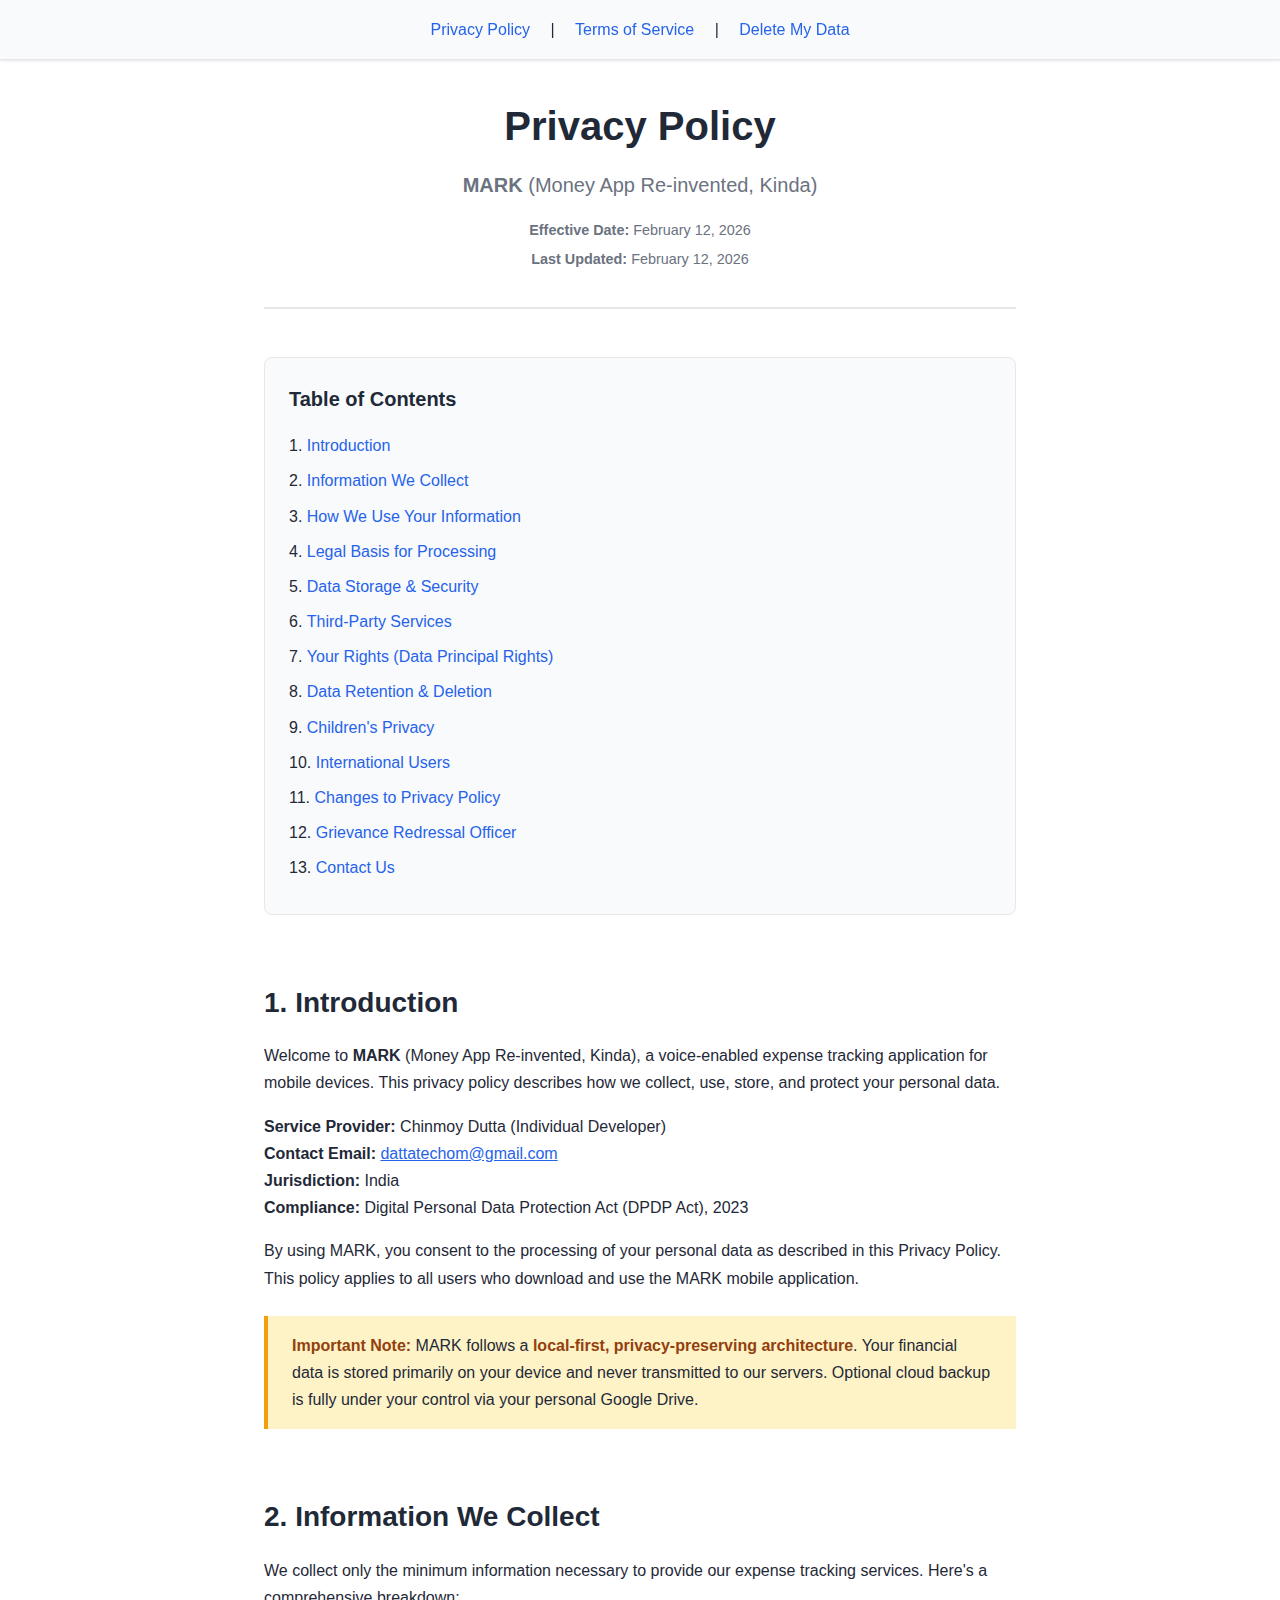
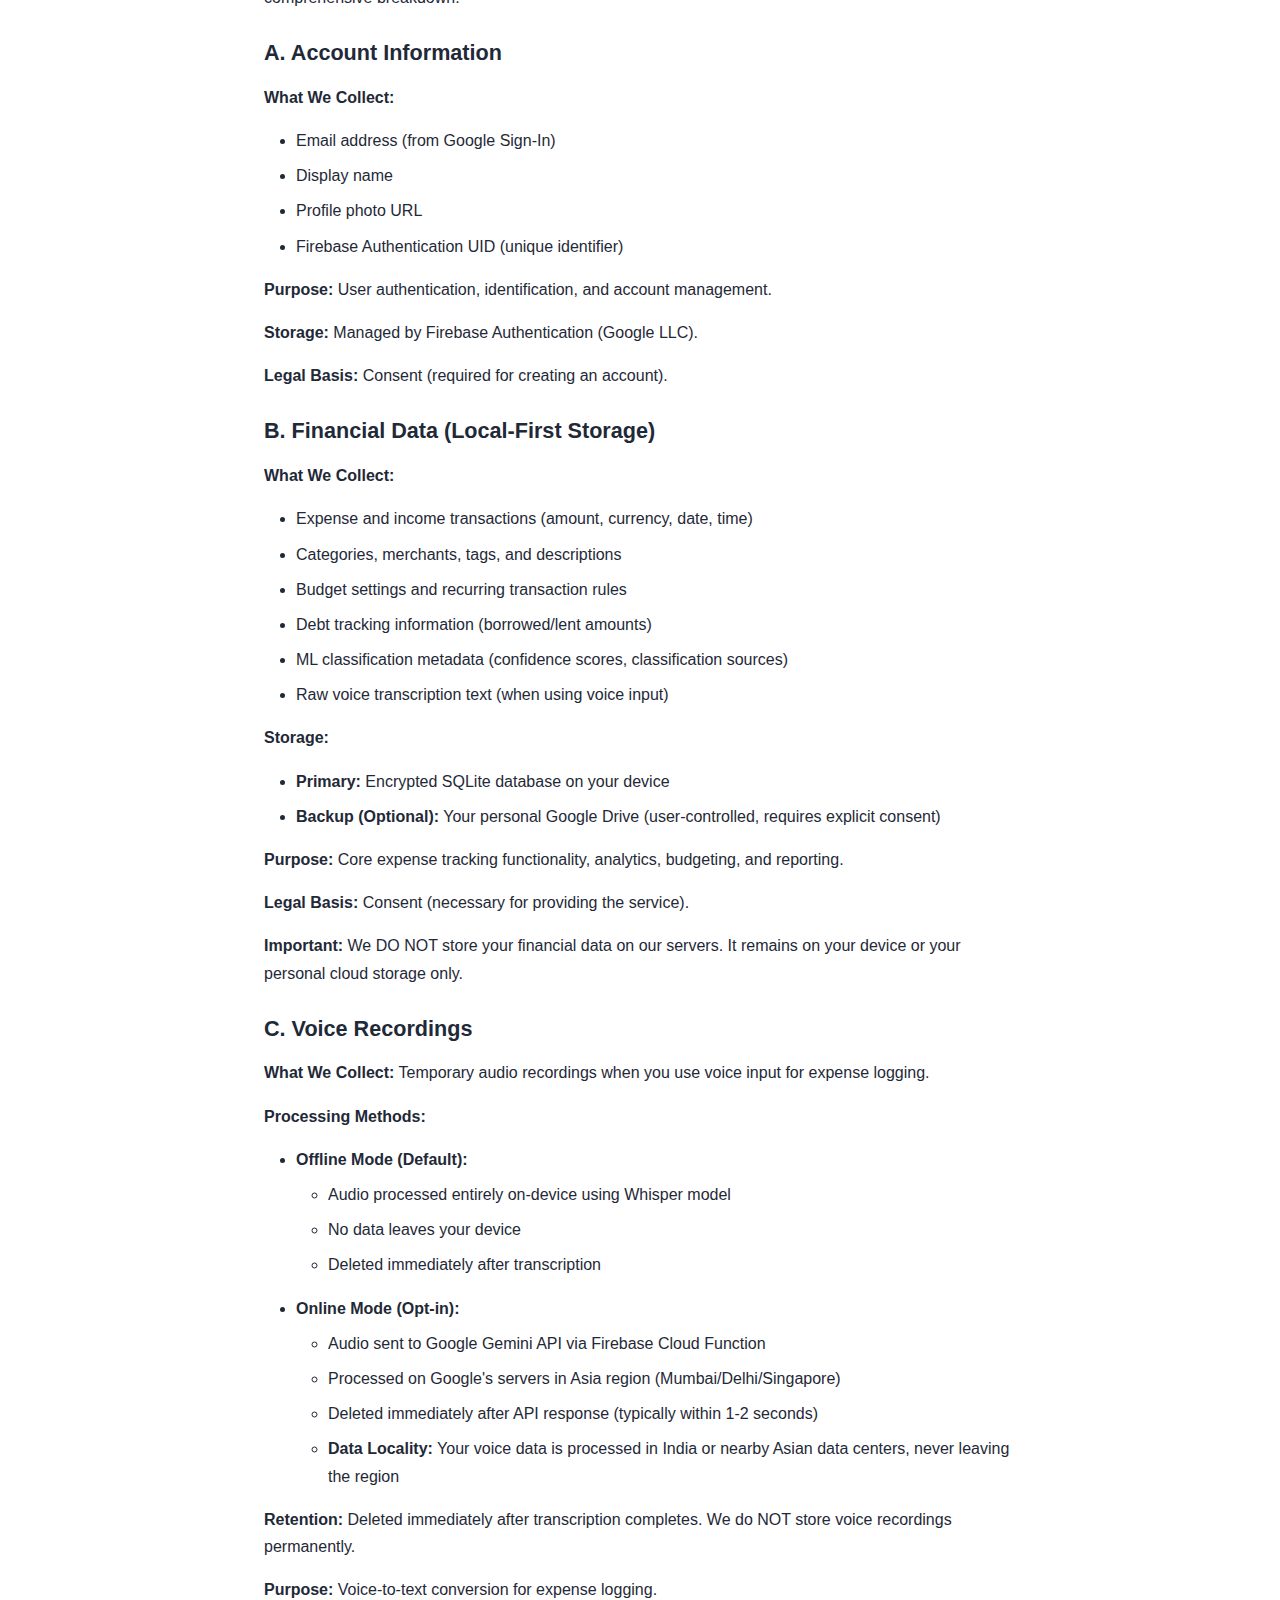
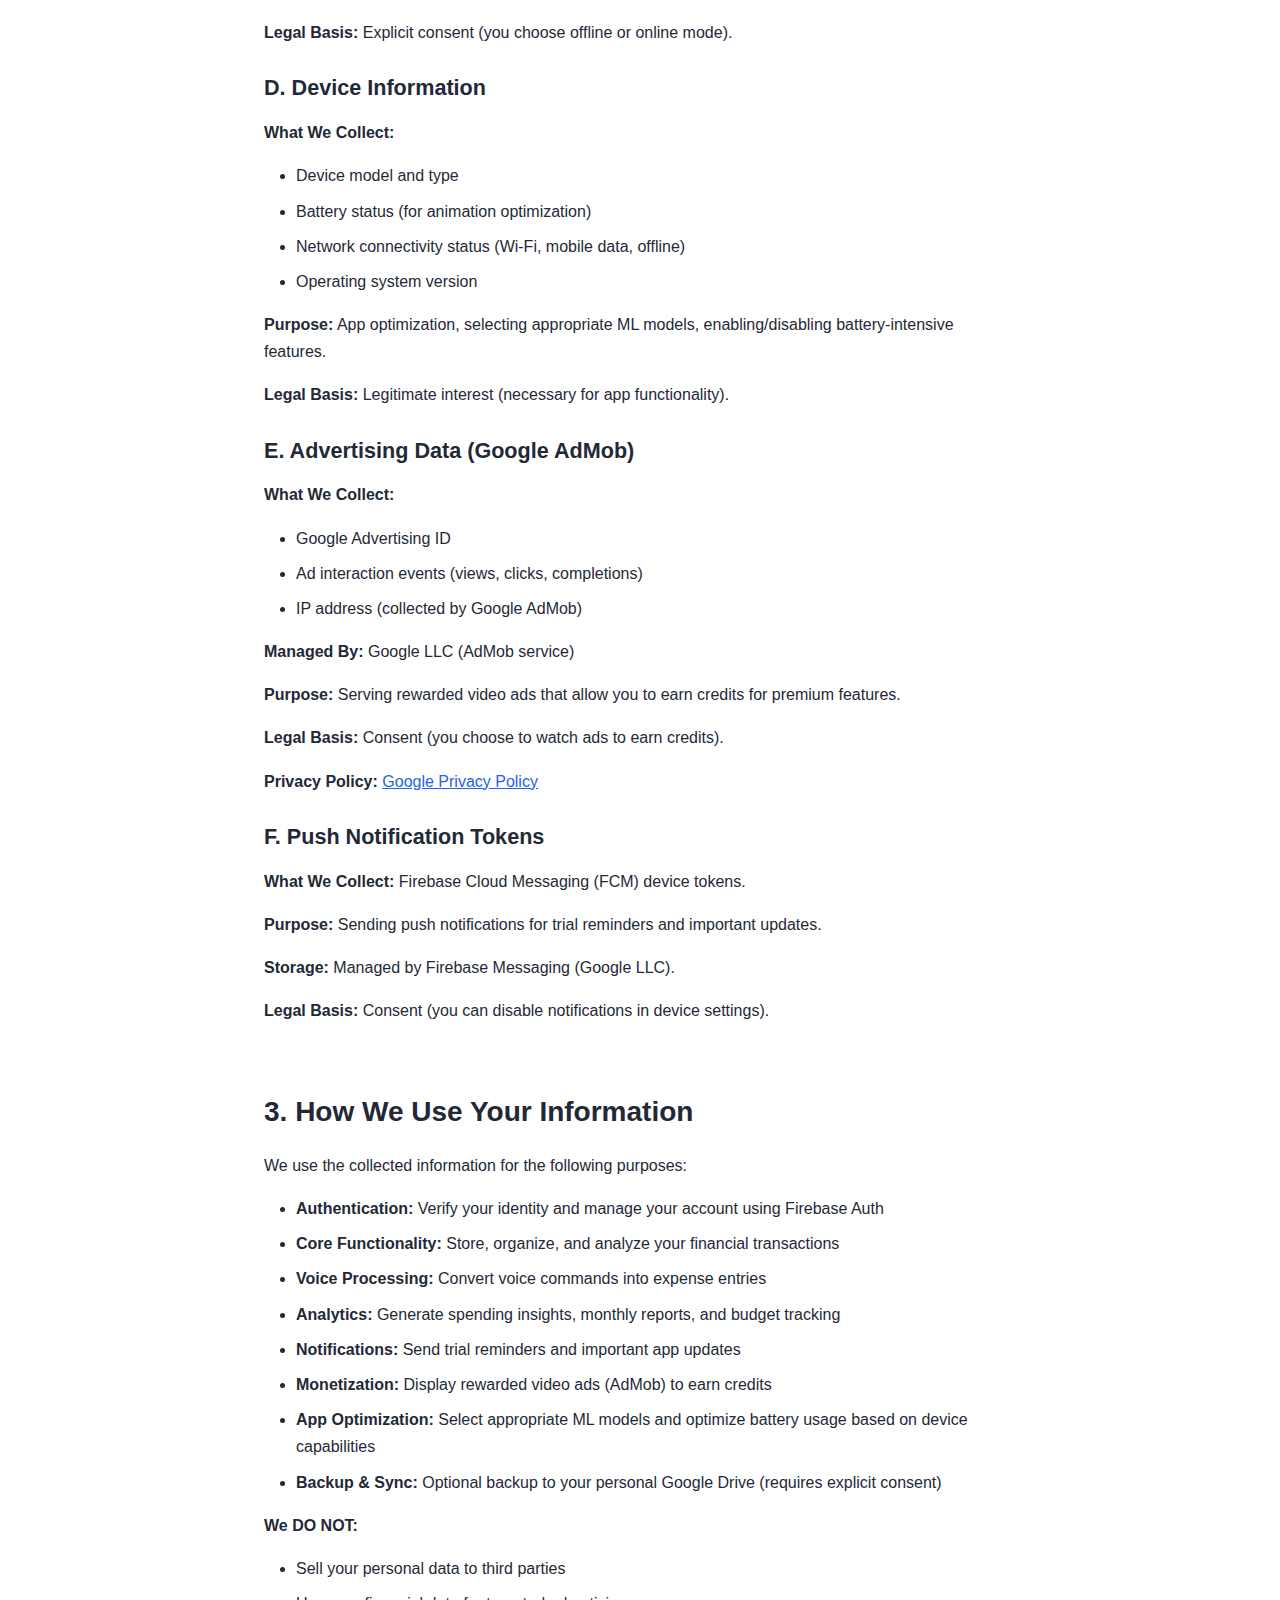
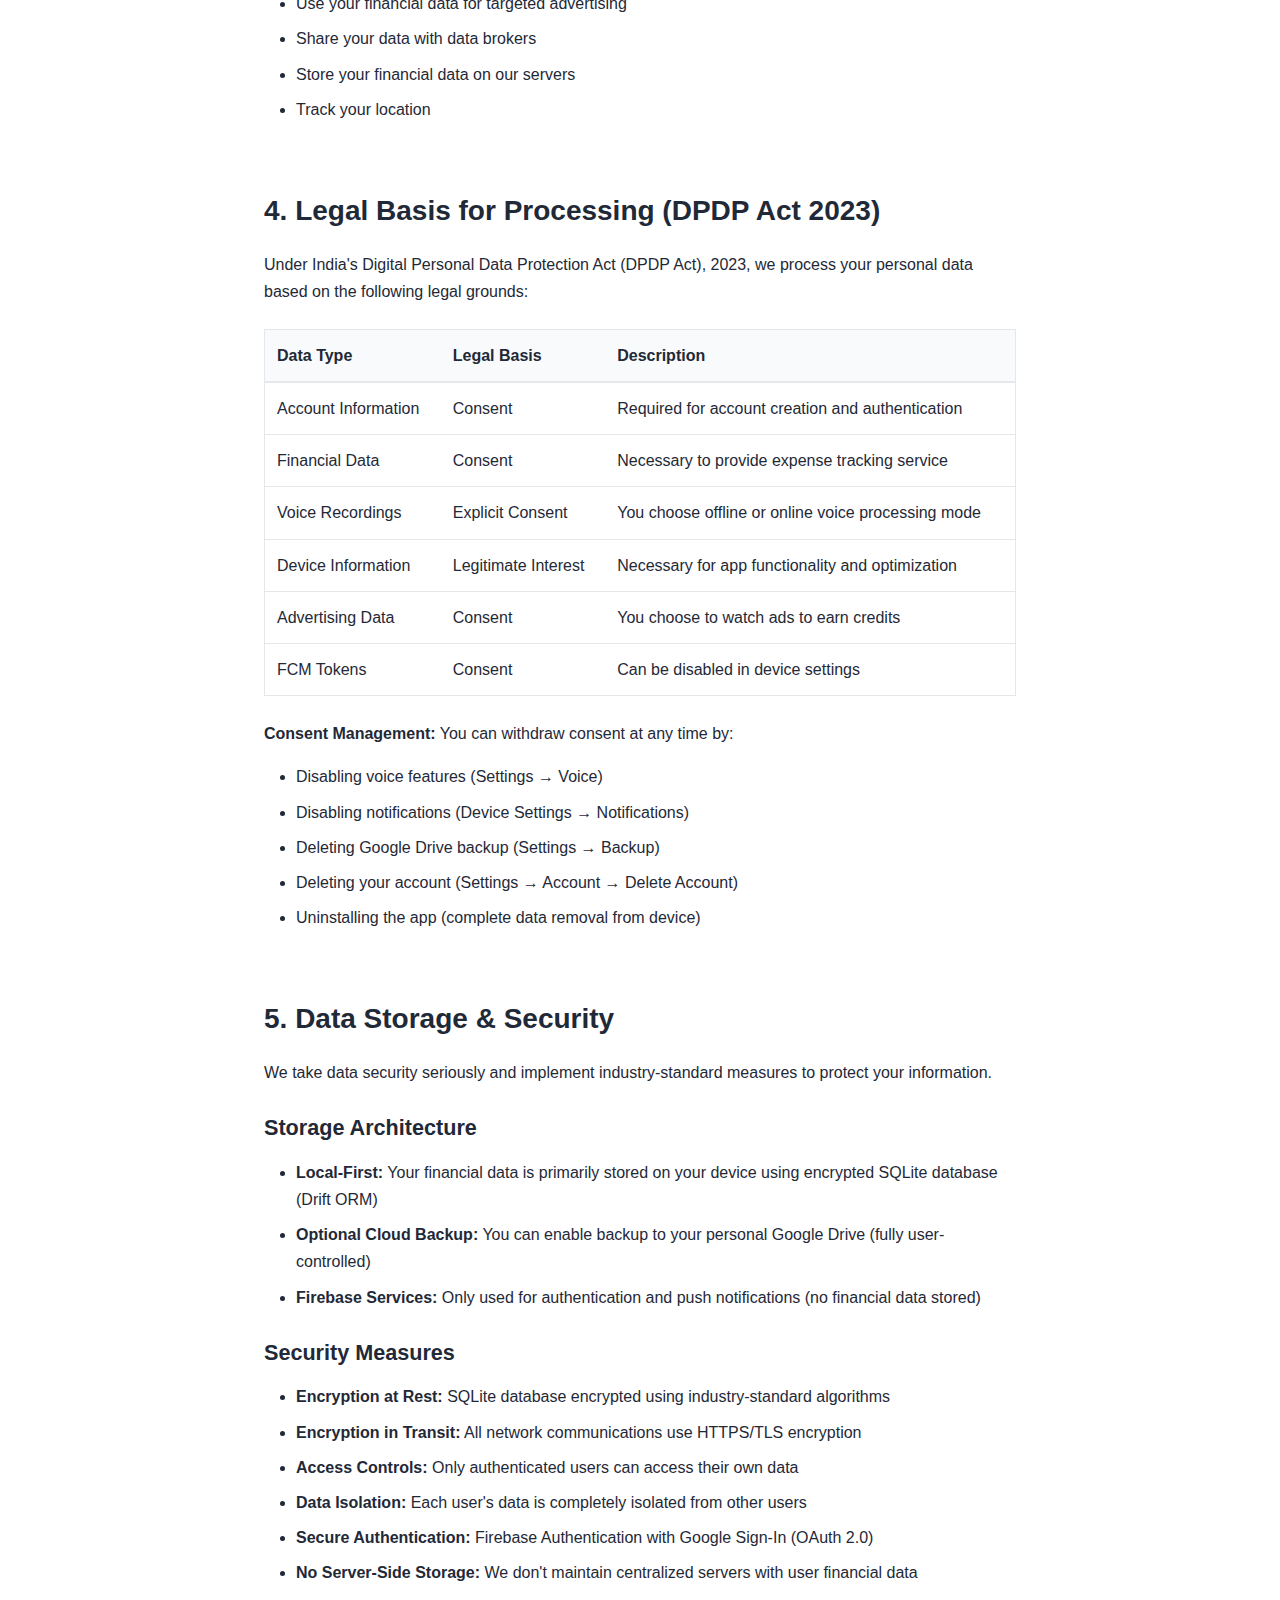
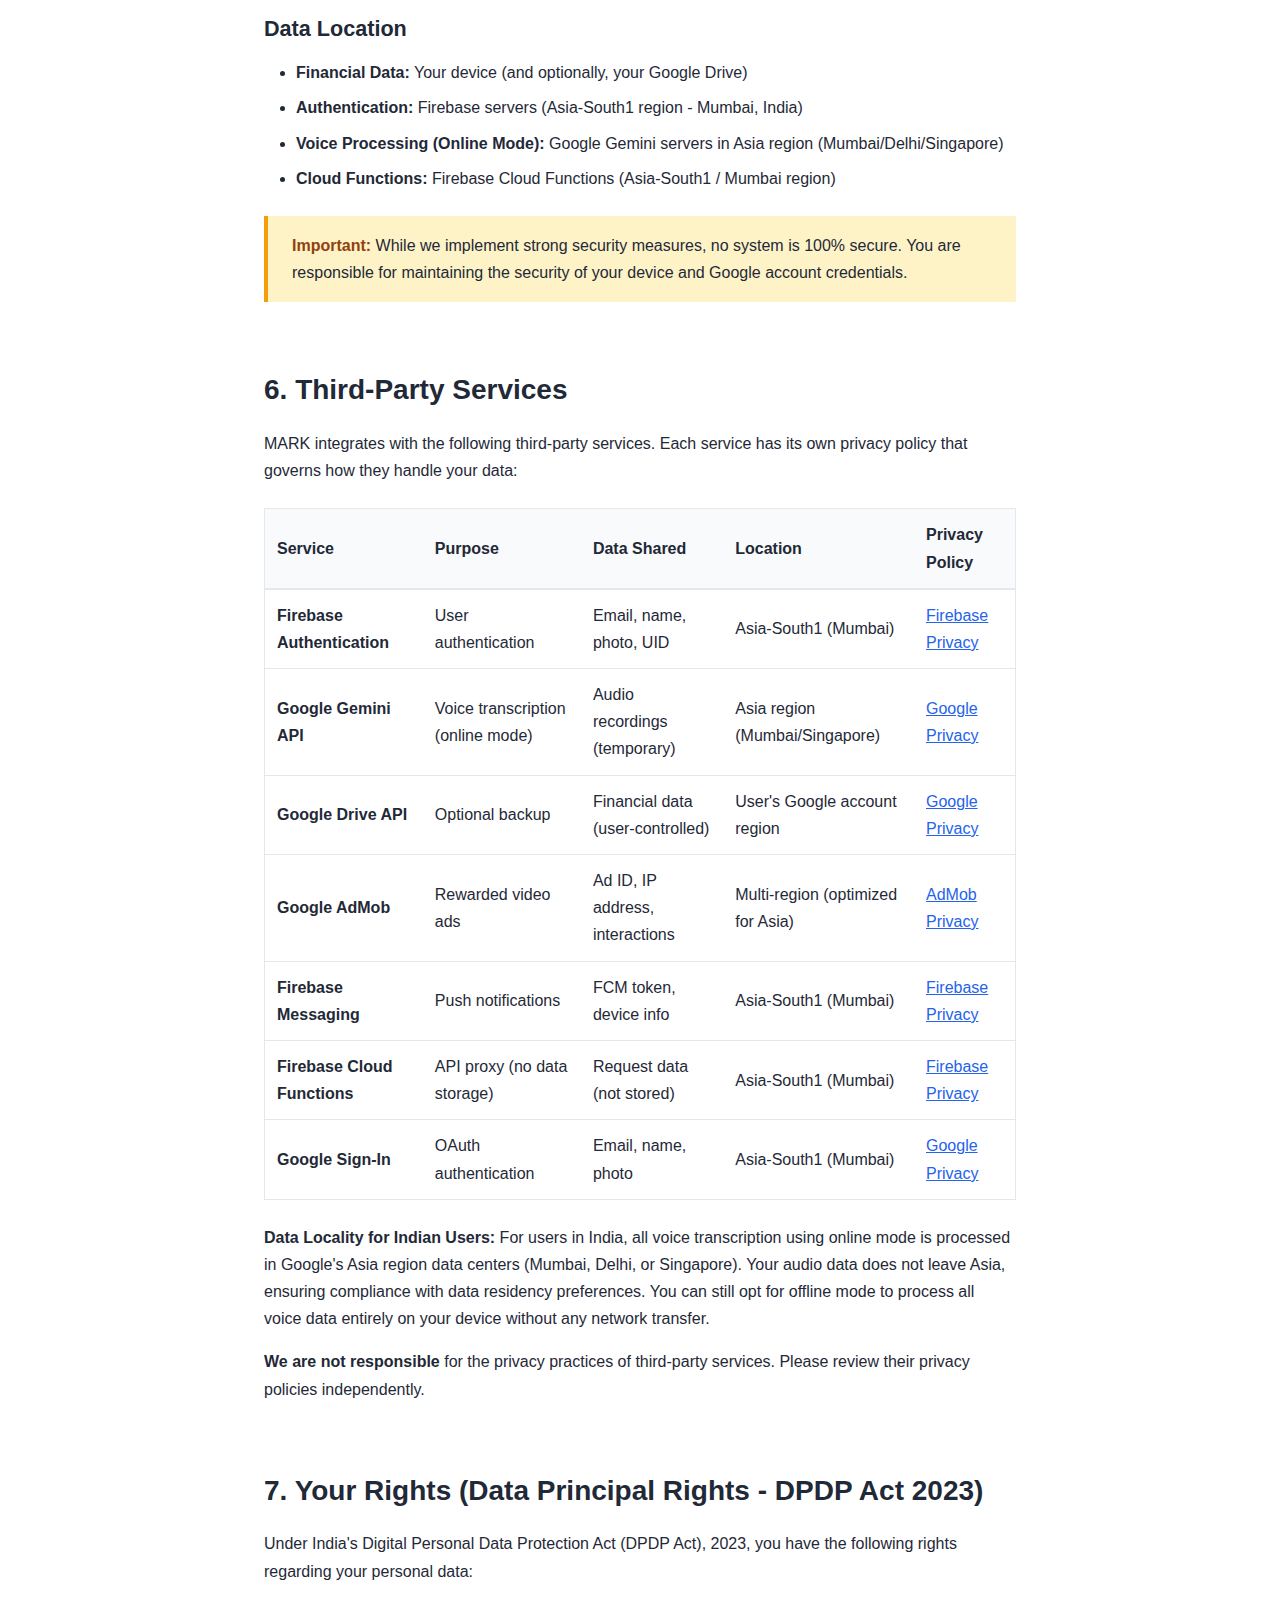
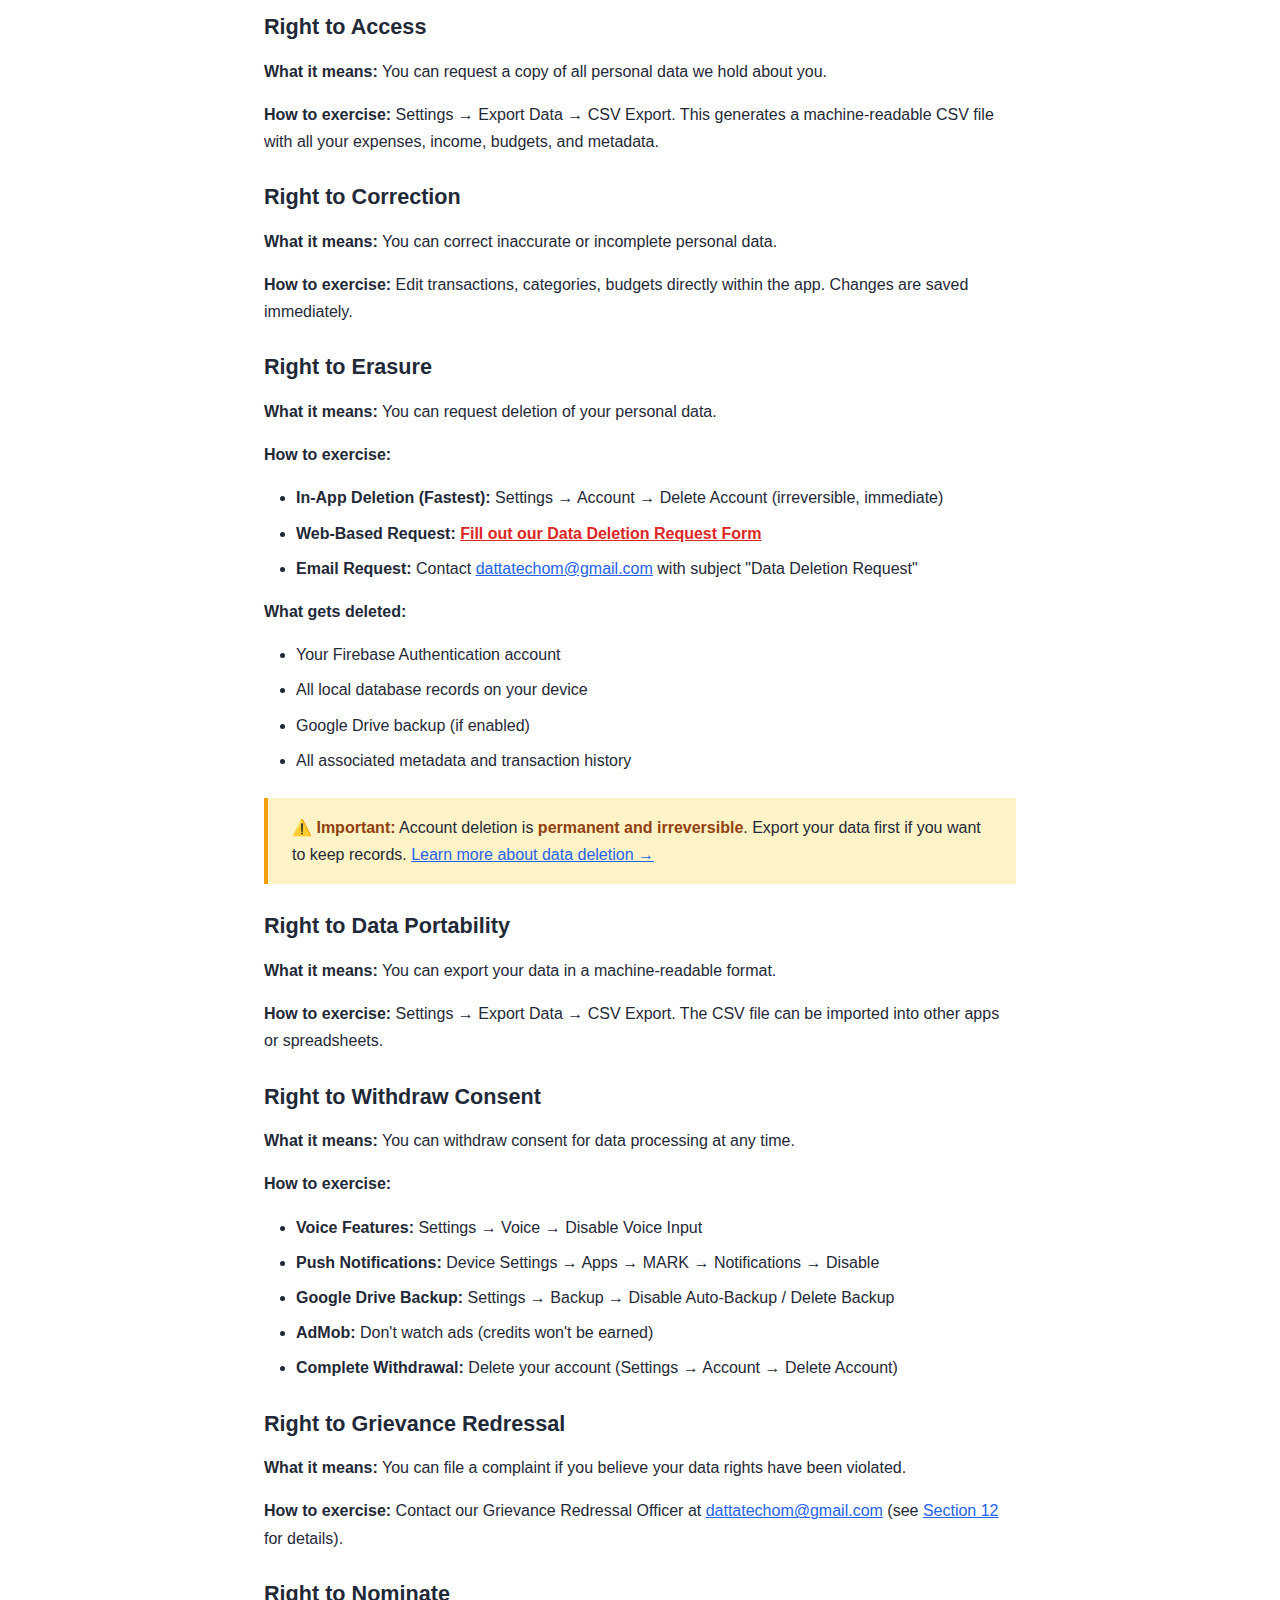
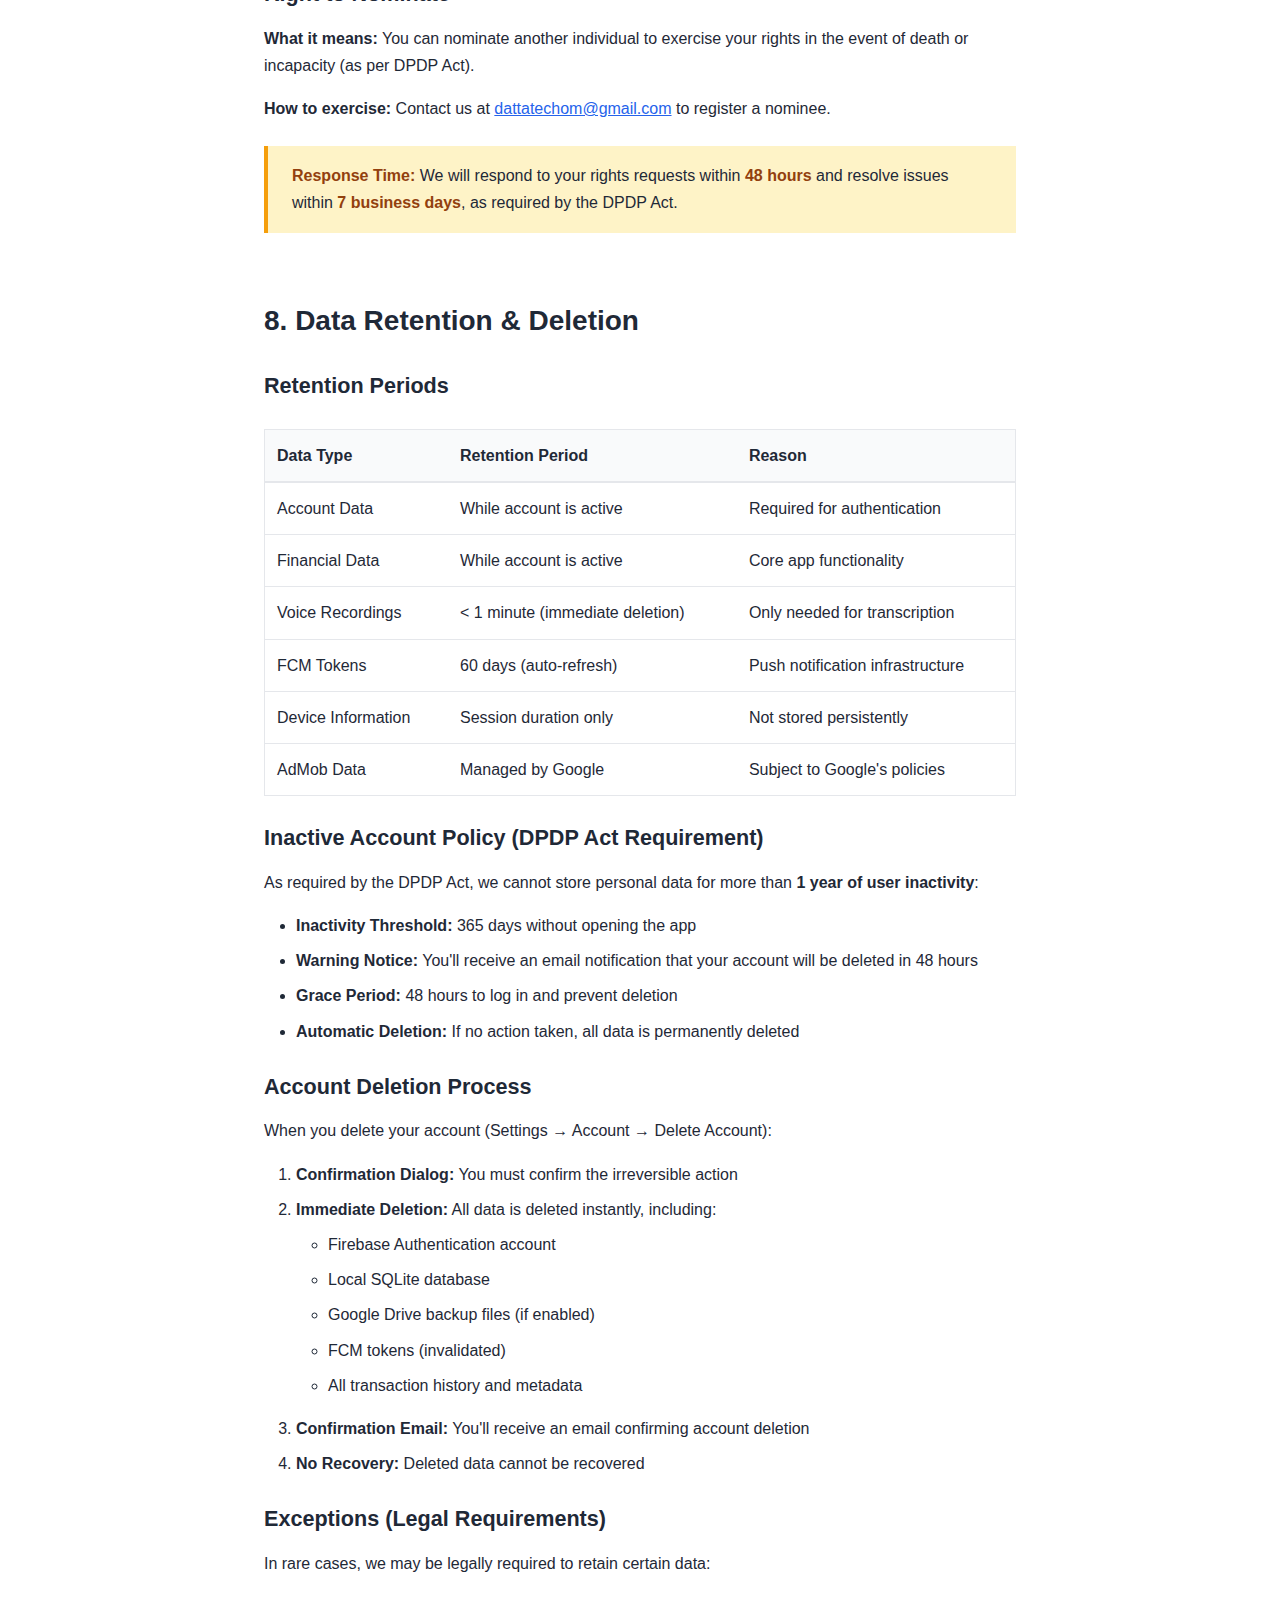
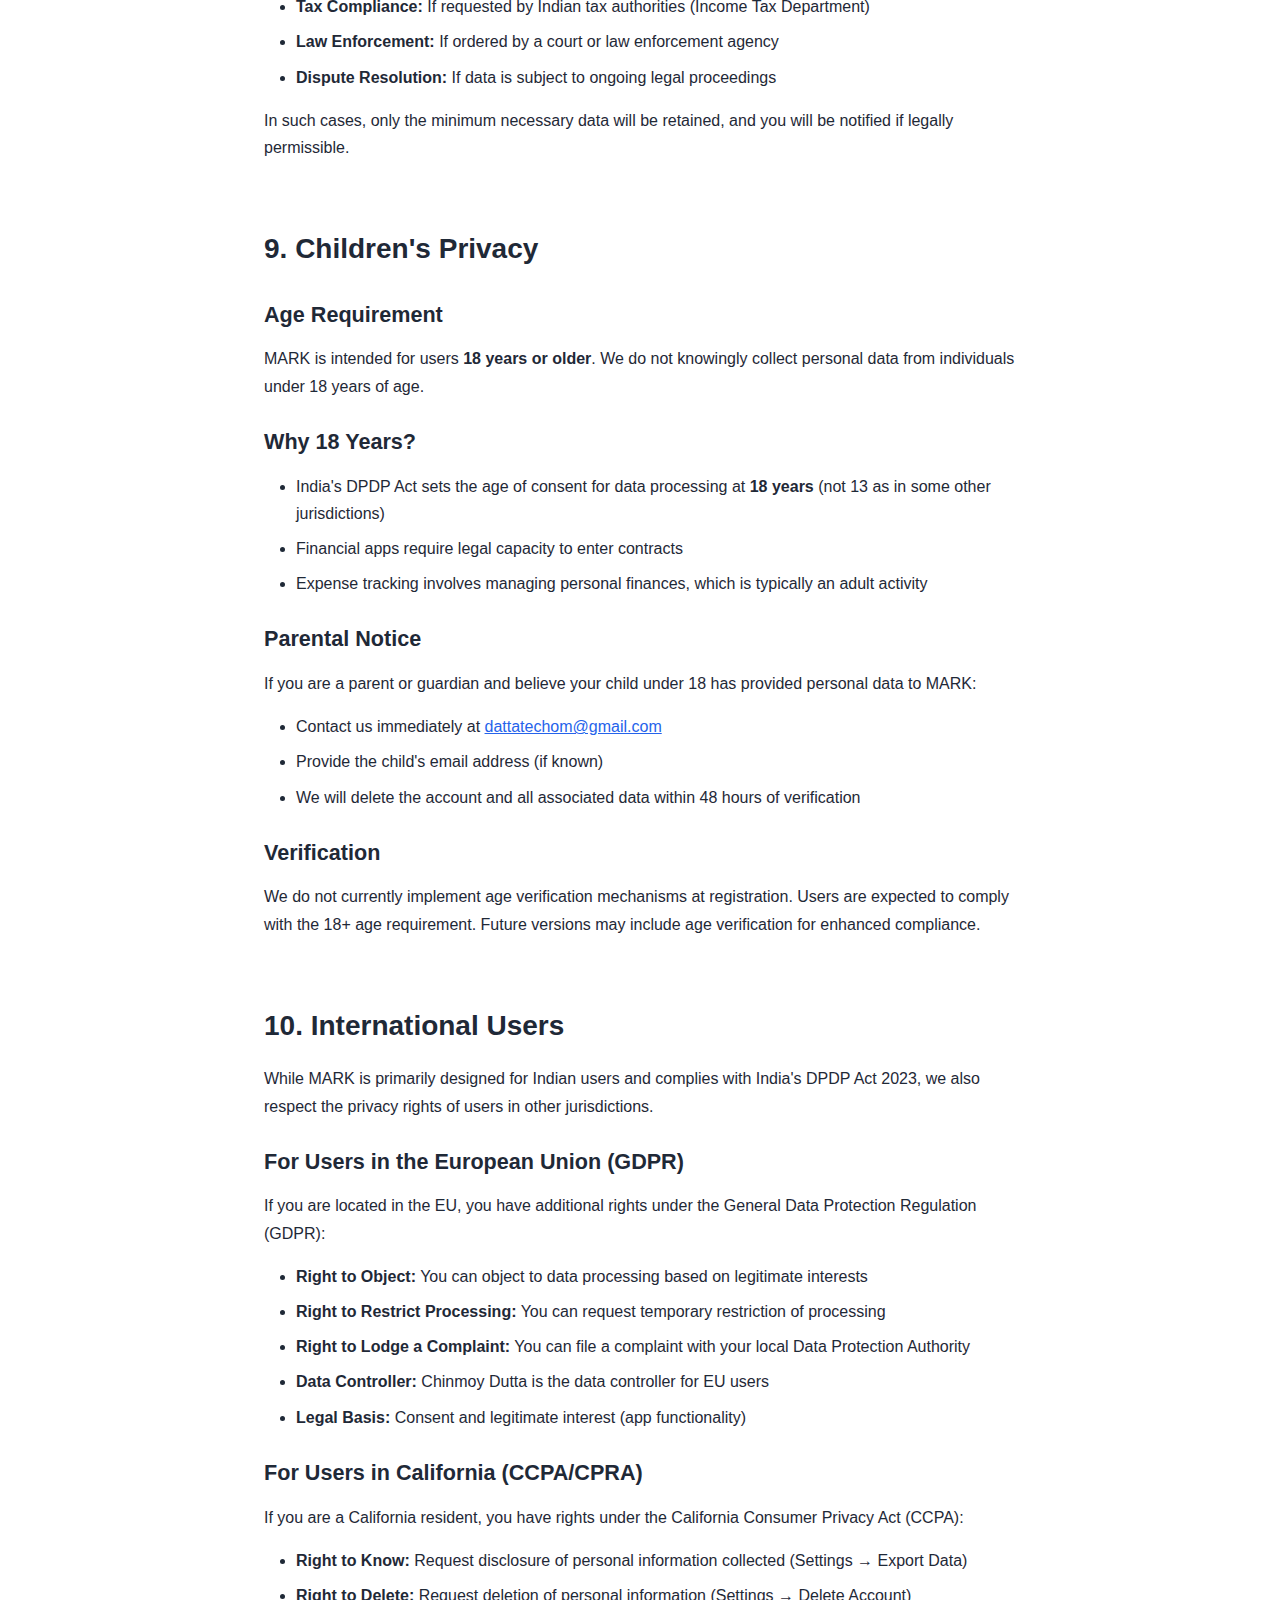
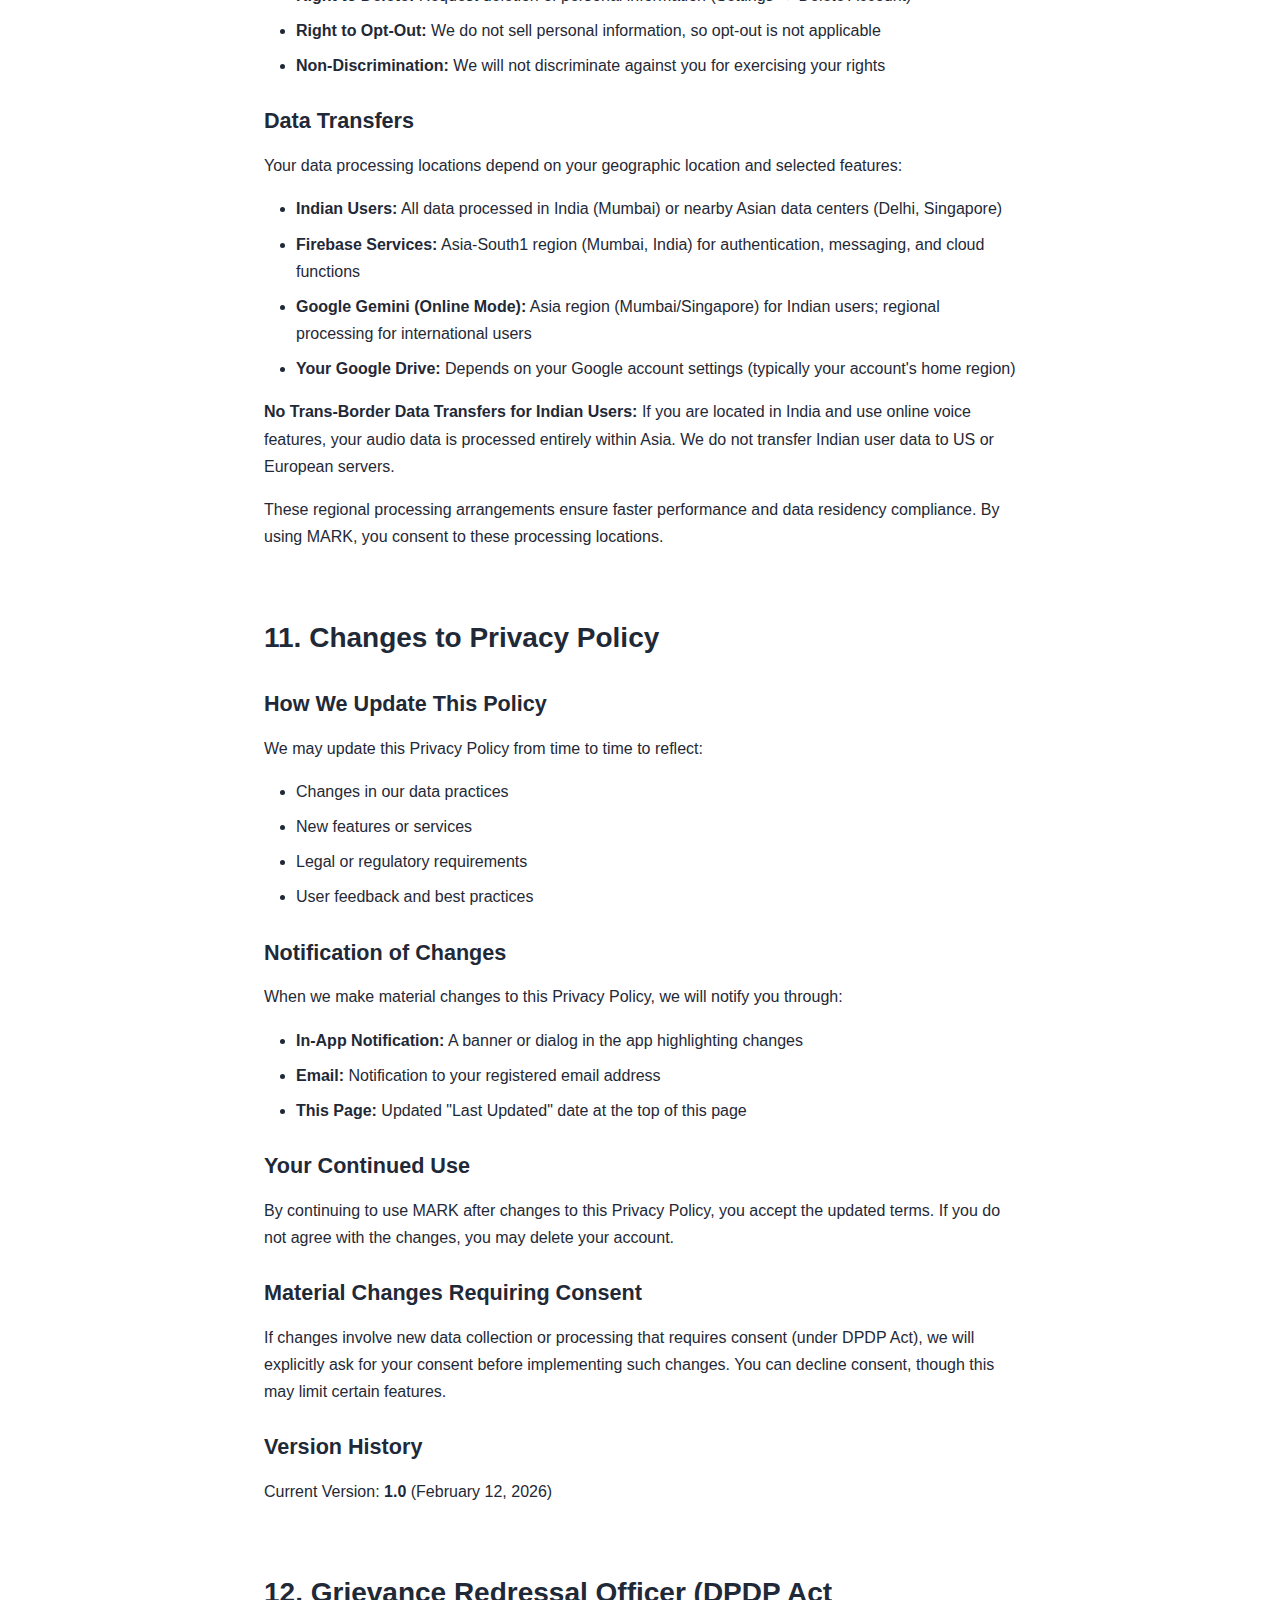
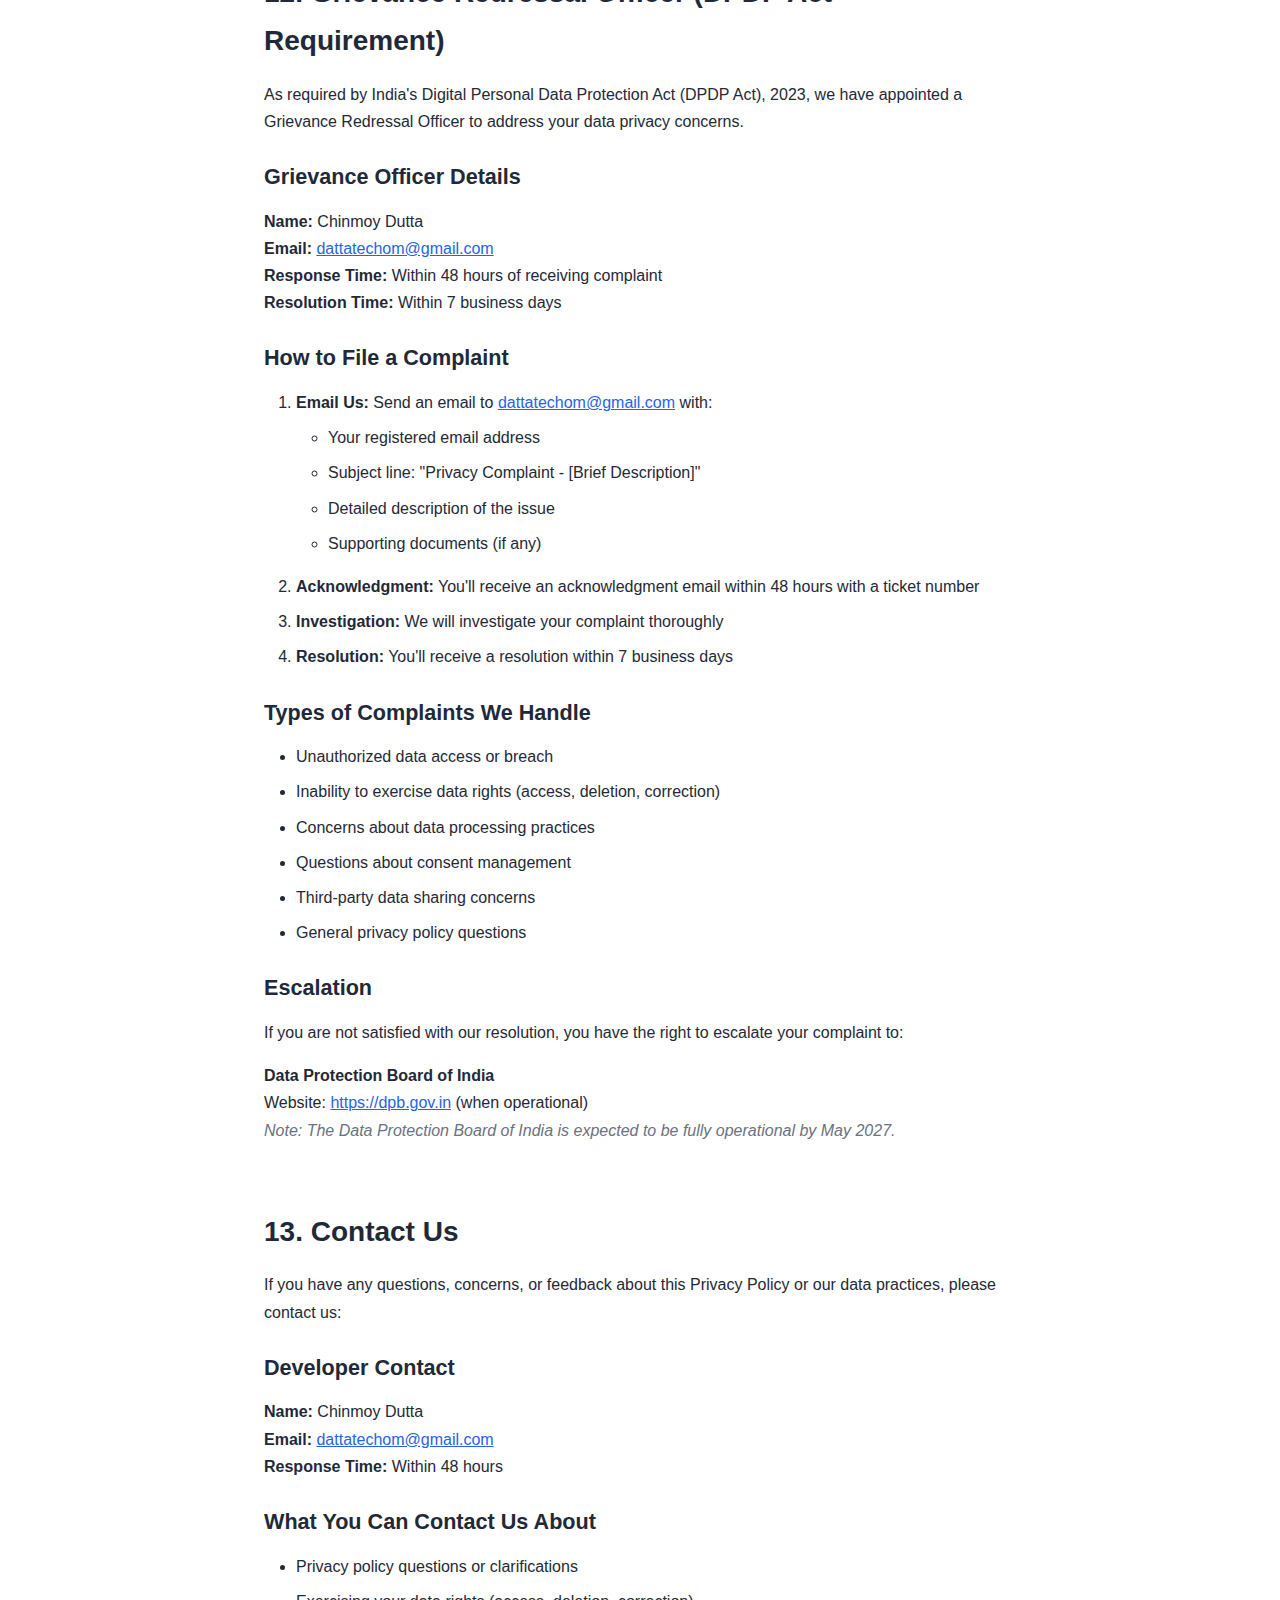
<file: index.html>
<!DOCTYPE html>
<html lang="en">
<head>
    <meta charset="UTF-8">
    <meta name="viewport" content="width=device-width, initial-scale=1.0">
    <meta name="description" content="Privacy Policy for MARK - Voice-Enabled Expense Tracker. Compliant with India's DPDP Act 2023.">
    <meta name="keywords" content="MARK, privacy policy, expense tracker, data protection, DPDP Act">
    <meta name="author" content="Chinmoy Dutta">
    <title>Privacy Policy - MARK (Money App Re-invented, Kinda)</title>
    <link rel="stylesheet" href="style.css">
</head>
<body>
    <nav class="top-nav">
        <a href="index.html">Privacy Policy</a> | 
        <a href="terms.html">Terms of Service</a> |
        <a href="delete-data.html">Delete My Data</a>
    </nav>
    
    <main>
        <header>
            <h1>Privacy Policy</h1>
            <p class="app-name"><strong>MARK</strong> (Money App Re-invented, Kinda)</p>
            <p class="effective-date"><strong>Effective Date:</strong> February 12, 2026</p>
            <p class="last-updated"><strong>Last Updated:</strong> February 12, 2026</p>
        </header>
        
        <nav class="toc">
            <h2>Table of Contents</h2>
            <ol>
                <li><a href="#introduction">Introduction</a></li>
                <li><a href="#information-collection">Information We Collect</a></li>
                <li><a href="#how-we-use">How We Use Your Information</a></li>
                <li><a href="#legal-basis">Legal Basis for Processing</a></li>
                <li><a href="#data-storage">Data Storage & Security</a></li>
                <li><a href="#third-party">Third-Party Services</a></li>
                <li><a href="#your-rights">Your Rights (Data Principal Rights)</a></li>
                <li><a href="#data-retention">Data Retention & Deletion</a></li>
                <li><a href="#children">Children's Privacy</a></li>
                <li><a href="#international">International Users</a></li>
                <li><a href="#changes">Changes to Privacy Policy</a></li>
                <li><a href="#grievance">Grievance Redressal Officer</a></li>
                <li><a href="#contact">Contact Us</a></li>
            </ol>
        </nav>

        <section id="introduction">
            <h2>1. Introduction</h2>
            <p>Welcome to <strong>MARK</strong> (Money App Re-invented, Kinda), a voice-enabled expense tracking application for mobile devices. This privacy policy describes how we collect, use, store, and protect your personal data.</p>
            
            <p><strong>Service Provider:</strong> Chinmoy Dutta (Individual Developer)<br>
            <strong>Contact Email:</strong> <a href="mailto:dattatechom@gmail.com">dattatechom@gmail.com</a><br>
            <strong>Jurisdiction:</strong> India<br>
            <strong>Compliance:</strong> Digital Personal Data Protection Act (DPDP Act), 2023</p>

            <p>By using MARK, you consent to the processing of your personal data as described in this Privacy Policy. This policy applies to all users who download and use the MARK mobile application.</p>

            <p class="notice"><strong>Important Note:</strong> MARK follows a <strong>local-first, privacy-preserving architecture</strong>. Your financial data is stored primarily on your device and never transmitted to our servers. Optional cloud backup is fully under your control via your personal Google Drive.</p>
        </section>

        <section id="information-collection">
            <h2>2. Information We Collect</h2>
            <p>We collect only the minimum information necessary to provide our expense tracking services. Here's a comprehensive breakdown:</p>

            <h3>A. Account Information</h3>
            <p><strong>What We Collect:</strong></p>
            <ul>
                <li>Email address (from Google Sign-In)</li>
                <li>Display name</li>
                <li>Profile photo URL</li>
                <li>Firebase Authentication UID (unique identifier)</li>
            </ul>
            <p><strong>Purpose:</strong> User authentication, identification, and account management.</p>
            <p><strong>Storage:</strong> Managed by Firebase Authentication (Google LLC).</p>
            <p><strong>Legal Basis:</strong> Consent (required for creating an account).</p>

            <h3>B. Financial Data (Local-First Storage)</h3>
            <p><strong>What We Collect:</strong></p>
            <ul>
                <li>Expense and income transactions (amount, currency, date, time)</li>
                <li>Categories, merchants, tags, and descriptions</li>
                <li>Budget settings and recurring transaction rules</li>
                <li>Debt tracking information (borrowed/lent amounts)</li>
                <li>ML classification metadata (confidence scores, classification sources)</li>
                <li>Raw voice transcription text (when using voice input)</li>
            </ul>
            <p><strong>Storage:</strong></p>
            <ul>
                <li><strong>Primary:</strong> Encrypted SQLite database on your device</li>
                <li><strong>Backup (Optional):</strong> Your personal Google Drive (user-controlled, requires explicit consent)</li>
            </ul>
            <p><strong>Purpose:</strong> Core expense tracking functionality, analytics, budgeting, and reporting.</p>
            <p><strong>Legal Basis:</strong> Consent (necessary for providing the service).</p>
            <p><strong>Important:</strong> We DO NOT store your financial data on our servers. It remains on your device or your personal cloud storage only.</p>

            <h3>C. Voice Recordings</h3>
            <p><strong>What We Collect:</strong> Temporary audio recordings when you use voice input for expense logging.</p>
            
            <p><strong>Processing Methods:</strong></p>
            <ul>
                <li><strong>Offline Mode (Default):</strong>
                    <ul>
                        <li>Audio processed entirely on-device using Whisper model</li>
                        <li>No data leaves your device</li>
                        <li>Deleted immediately after transcription</li>
                    </ul>
                </li>
                <li><strong>Online Mode (Opt-in):</strong>
                    <ul>
                        <li>Audio sent to Google Gemini API via Firebase Cloud Function</li>
                        <li>Processed on Google's servers in Asia region (Mumbai/Delhi/Singapore)</li>
                        <li>Deleted immediately after API response (typically within 1-2 seconds)</li>
                        <li><strong>Data Locality:</strong> Your voice data is processed in India or nearby Asian data centers, never leaving the region</li>
                    </ul>
                </li>
            </ul>
            <p><strong>Retention:</strong> Deleted immediately after transcription completes. We do NOT store voice recordings permanently.</p>
            <p><strong>Purpose:</strong> Voice-to-text conversion for expense logging.</p>
            <p><strong>Legal Basis:</strong> Explicit consent (you choose offline or online mode).</p>

            <h3>D. Device Information</h3>
            <p><strong>What We Collect:</strong></p>
            <ul>
                <li>Device model and type</li>
                <li>Battery status (for animation optimization)</li>
                <li>Network connectivity status (Wi-Fi, mobile data, offline)</li>
                <li>Operating system version</li>
            </ul>
            <p><strong>Purpose:</strong> App optimization, selecting appropriate ML models, enabling/disabling battery-intensive features.</p>
            <p><strong>Legal Basis:</strong> Legitimate interest (necessary for app functionality).</p>

            <h3>E. Advertising Data (Google AdMob)</h3>
            <p><strong>What We Collect:</strong></p>
            <ul>
                <li>Google Advertising ID</li>
                <li>Ad interaction events (views, clicks, completions)</li>
                <li>IP address (collected by Google AdMob)</li>
            </ul>
            <p><strong>Managed By:</strong> Google LLC (AdMob service)</p>
            <p><strong>Purpose:</strong> Serving rewarded video ads that allow you to earn credits for premium features.</p>
            <p><strong>Legal Basis:</strong> Consent (you choose to watch ads to earn credits).</p>
            <p><strong>Privacy Policy:</strong> <a href="https://policies.google.com/privacy" target="_blank">Google Privacy Policy</a></p>

            <h3>F. Push Notification Tokens</h3>
            <p><strong>What We Collect:</strong> Firebase Cloud Messaging (FCM) device tokens.</p>
            <p><strong>Purpose:</strong> Sending push notifications for trial reminders and important updates.</p>
            <p><strong>Storage:</strong> Managed by Firebase Messaging (Google LLC).</p>
            <p><strong>Legal Basis:</strong> Consent (you can disable notifications in device settings).</p>
        </section>

        <section id="how-we-use">
            <h2>3. How We Use Your Information</h2>
            <p>We use the collected information for the following purposes:</p>
            <ul>
                <li><strong>Authentication:</strong> Verify your identity and manage your account using Firebase Auth</li>
                <li><strong>Core Functionality:</strong> Store, organize, and analyze your financial transactions</li>
                <li><strong>Voice Processing:</strong> Convert voice commands into expense entries</li>
                <li><strong>Analytics:</strong> Generate spending insights, monthly reports, and budget tracking</li>
                <li><strong>Notifications:</strong> Send trial reminders and important app updates</li>
                <li><strong>Monetization:</strong> Display rewarded video ads (AdMob) to earn credits</li>
                <li><strong>App Optimization:</strong> Select appropriate ML models and optimize battery usage based on device capabilities</li>
                <li><strong>Backup & Sync:</strong> Optional backup to your personal Google Drive (requires explicit consent)</li>
            </ul>
            <p><strong>We DO NOT:</strong></p>
            <ul>
                <li>Sell your personal data to third parties</li>
                <li>Use your financial data for targeted advertising</li>
                <li>Share your data with data brokers</li>
                <li>Store your financial data on our servers</li>
                <li>Track your location</li>
            </ul>
        </section>

        <section id="legal-basis">
            <h2>4. Legal Basis for Processing (DPDP Act 2023)</h2>
            <p>Under India's Digital Personal Data Protection Act (DPDP Act), 2023, we process your personal data based on the following legal grounds:</p>

            <table>
                <thead>
                    <tr>
                        <th>Data Type</th>
                        <th>Legal Basis</th>
                        <th>Description</th>
                    </tr>
                </thead>
                <tbody>
                    <tr>
                        <td>Account Information</td>
                        <td>Consent</td>
                        <td>Required for account creation and authentication</td>
                    </tr>
                    <tr>
                        <td>Financial Data</td>
                        <td>Consent</td>
                        <td>Necessary to provide expense tracking service</td>
                    </tr>
                    <tr>
                        <td>Voice Recordings</td>
                        <td>Explicit Consent</td>
                        <td>You choose offline or online voice processing mode</td>
                    </tr>
                    <tr>
                        <td>Device Information</td>
                        <td>Legitimate Interest</td>
                        <td>Necessary for app functionality and optimization</td>
                    </tr>
                    <tr>
                        <td>Advertising Data</td>
                        <td>Consent</td>
                        <td>You choose to watch ads to earn credits</td>
                    </tr>
                    <tr>
                        <td>FCM Tokens</td>
                        <td>Consent</td>
                        <td>Can be disabled in device settings</td>
                    </tr>
                </tbody>
            </table>

            <p><strong>Consent Management:</strong> You can withdraw consent at any time by:</p>
            <ul>
                <li>Disabling voice features (Settings → Voice)</li>
                <li>Disabling notifications (Device Settings → Notifications)</li>
                <li>Deleting Google Drive backup (Settings → Backup)</li>
                <li>Deleting your account (Settings → Account → Delete Account)</li>
                <li>Uninstalling the app (complete data removal from device)</li>
            </ul>
        </section>

        <section id="data-storage">
            <h2>5. Data Storage & Security</h2>
            <p>We take data security seriously and implement industry-standard measures to protect your information.</p>

            <h3>Storage Architecture</h3>
            <ul>
                <li><strong>Local-First:</strong> Your financial data is primarily stored on your device using encrypted SQLite database (Drift ORM)</li>
                <li><strong>Optional Cloud Backup:</strong> You can enable backup to your personal Google Drive (fully user-controlled)</li>
                <li><strong>Firebase Services:</strong> Only used for authentication and push notifications (no financial data stored)</li>
            </ul>

            <h3>Security Measures</h3>
            <ul>
                <li><strong>Encryption at Rest:</strong> SQLite database encrypted using industry-standard algorithms</li>
                <li><strong>Encryption in Transit:</strong> All network communications use HTTPS/TLS encryption</li>
                <li><strong>Access Controls:</strong> Only authenticated users can access their own data</li>
                <li><strong>Data Isolation:</strong> Each user's data is completely isolated from other users</li>
                <li><strong>Secure Authentication:</strong> Firebase Authentication with Google Sign-In (OAuth 2.0)</li>
                <li><strong>No Server-Side Storage:</strong> We don't maintain centralized servers with user financial data</li>
            </ul>

            <h3>Data Location</h3>
            <ul>
                <li><strong>Financial Data:</strong> Your device (and optionally, your Google Drive)</li>
                <li><strong>Authentication:</strong> Firebase servers (Asia-South1 region - Mumbai, India)</li>
                <li><strong>Voice Processing (Online Mode):</strong> Google Gemini servers in Asia region (Mumbai/Delhi/Singapore)</li>
                <li><strong>Cloud Functions:</strong> Firebase Cloud Functions (Asia-South1 / Mumbai region)</li>
            </ul>

            <p class="notice"><strong>Important:</strong> While we implement strong security measures, no system is 100% secure. You are responsible for maintaining the security of your device and Google account credentials.</p>
        </section>

        <section id="third-party">
            <h2>6. Third-Party Services</h2>
            <p>MARK integrates with the following third-party services. Each service has its own privacy policy that governs how they handle your data:</p>

            <table>
                <thead>
                    <tr>
                        <th>Service</th>
                        <th>Purpose</th>
                        <th>Data Shared</th>
                        <th>Location</th>
                        <th>Privacy Policy</th>
                    </tr>
                </thead>
                <tbody>
                    <tr>
                        <td><strong>Firebase Authentication</strong></td>
                        <td>User authentication</td>
                        <td>Email, name, photo, UID</td>
                        <td>Asia-South1 (Mumbai)</td>
                        <td><a href="https://firebase.google.com/support/privacy" target="_blank">Firebase Privacy</a></td>
                    </tr>
                    <tr>
                        <td><strong>Google Gemini API</strong></td>
                        <td>Voice transcription (online mode)</td>
                        <td>Audio recordings (temporary)</td>
                        <td>Asia region (Mumbai/Singapore)</td>
                        <td><a href="https://policies.google.com/privacy" target="_blank">Google Privacy</a></td>
                    </tr>
                    <tr>
                        <td><strong>Google Drive API</strong></td>
                        <td>Optional backup</td>
                        <td>Financial data (user-controlled)</td>
                        <td>User's Google account region</td>
                        <td><a href="https://policies.google.com/privacy" target="_blank">Google Privacy</a></td>
                    </tr>
                    <tr>
                        <td><strong>Google AdMob</strong></td>
                        <td>Rewarded video ads</td>
                        <td>Ad ID, IP address, interactions</td>
                        <td>Multi-region (optimized for Asia)</td>
                        <td><a href="https://support.google.com/admob/answer/6128543" target="_blank">AdMob Privacy</a></td>
                    </tr>
                    <tr>
                        <td><strong>Firebase Messaging</strong></td>
                        <td>Push notifications</td>
                        <td>FCM token, device info</td>
                        <td>Asia-South1 (Mumbai)</td>
                        <td><a href="https://firebase.google.com/support/privacy" target="_blank">Firebase Privacy</a></td>
                    </tr>
                    <tr>
                        <td><strong>Firebase Cloud Functions</strong></td>
                        <td>API proxy (no data storage)</td>
                        <td>Request data (not stored)</td>
                        <td>Asia-South1 (Mumbai)</td>
                        <td><a href="https://firebase.google.com/support/privacy" target="_blank">Firebase Privacy</a></td>
                    </tr>
                    <tr>
                        <td><strong>Google Sign-In</strong></td>
                        <td>OAuth authentication</td>
                        <td>Email, name, photo</td>
                        <td>Asia-South1 (Mumbai)</td>
                        <td><a href="https://policies.google.com/privacy" target="_blank">Google Privacy</a></td>
                    </tr>
                </tbody>
            </table>

            <p><strong>Data Locality for Indian Users:</strong> For users in India, all voice transcription using online mode is processed in Google's Asia region data centers (Mumbai, Delhi, or Singapore). Your audio data does not leave Asia, ensuring compliance with data residency preferences. You can still opt for offline mode to process all voice data entirely on your device without any network transfer.</p>

            <p><strong>We are not responsible</strong> for the privacy practices of third-party services. Please review their privacy policies independently.</p>
        </section>

        <section id="your-rights">
            <h2>7. Your Rights (Data Principal Rights - DPDP Act 2023)</h2>
            <p>Under India's Digital Personal Data Protection Act (DPDP Act), 2023, you have the following rights regarding your personal data:</p>

            <h3>Right to Access</h3>
            <p><strong>What it means:</strong> You can request a copy of all personal data we hold about you.</p>
            <p><strong>How to exercise:</strong> Settings → Export Data → CSV Export. This generates a machine-readable CSV file with all your expenses, income, budgets, and metadata.</p>

            <h3>Right to Correction</h3>
            <p><strong>What it means:</strong> You can correct inaccurate or incomplete personal data.</p>
            <p><strong>How to exercise:</strong> Edit transactions, categories, budgets directly within the app. Changes are saved immediately.</p>

            <h3>Right to Erasure</h3>
            <p><strong>What it means:</strong> You can request deletion of your personal data.</p>
            <p><strong>How to exercise:</strong></p>
            <ul>
                <li><strong>In-App Deletion (Fastest):</strong> Settings → Account → Delete Account (irreversible, immediate)</li>
                <li><strong>Web-Based Request:</strong> <a href="delete-data.html" style="font-weight: 600; color: #dc2626;">Fill out our Data Deletion Request Form</a></li>
                <li><strong>Email Request:</strong> Contact <a href="mailto:dattatechom@gmail.com">dattatechom@gmail.com</a> with subject "Data Deletion Request"</li>
            </ul>
            <p><strong>What gets deleted:</strong></p>
            <ul>
                <li>Your Firebase Authentication account</li>
                <li>All local database records on your device</li>
                <li>Google Drive backup (if enabled)</li>
                <li>All associated metadata and transaction history</li>
            </ul>
            <p class="notice"><strong>⚠️ Important:</strong> Account deletion is <strong>permanent and irreversible</strong>. Export your data first if you want to keep records. <a href="delete-data.html">Learn more about data deletion →</a></p>

            <h3>Right to Data Portability</h3>
            <p><strong>What it means:</strong> You can export your data in a machine-readable format.</p>
            <p><strong>How to exercise:</strong> Settings → Export Data → CSV Export. The CSV file can be imported into other apps or spreadsheets.</p>

            <h3>Right to Withdraw Consent</h3>
            <p><strong>What it means:</strong> You can withdraw consent for data processing at any time.</p>
            <p><strong>How to exercise:</strong></p>
            <ul>
                <li><strong>Voice Features:</strong> Settings → Voice → Disable Voice Input</li>
                <li><strong>Push Notifications:</strong> Device Settings → Apps → MARK → Notifications → Disable</li>
                <li><strong>Google Drive Backup:</strong> Settings → Backup → Disable Auto-Backup / Delete Backup</li>
                <li><strong>AdMob:</strong> Don't watch ads (credits won't be earned)</li>
                <li><strong>Complete Withdrawal:</strong> Delete your account (Settings → Account → Delete Account)</li>
            </ul>

            <h3>Right to Grievance Redressal</h3>
            <p><strong>What it means:</strong> You can file a complaint if you believe your data rights have been violated.</p>
            <p><strong>How to exercise:</strong> Contact our Grievance Redressal Officer at <a href="mailto:dattatechom@gmail.com">dattatechom@gmail.com</a> (see <a href="#grievance">Section 12</a> for details).</p>

            <h3>Right to Nominate</h3>
            <p><strong>What it means:</strong> You can nominate another individual to exercise your rights in the event of death or incapacity (as per DPDP Act).</p>
            <p><strong>How to exercise:</strong> Contact us at <a href="mailto:dattatechom@gmail.com">dattatechom@gmail.com</a> to register a nominee.</p>

            <p class="notice"><strong>Response Time:</strong> We will respond to your rights requests within <strong>48 hours</strong> and resolve issues within <strong>7 business days</strong>, as required by the DPDP Act.</p>
        </section>

        <section id="data-retention">
            <h2>8. Data Retention & Deletion</h2>
            
            <h3>Retention Periods</h3>
            <table>
                <thead>
                    <tr>
                        <th>Data Type</th>
                        <th>Retention Period</th>
                        <th>Reason</th>
                    </tr>
                </thead>
                <tbody>
                    <tr>
                        <td>Account Data</td>
                        <td>While account is active</td>
                        <td>Required for authentication</td>
                    </tr>
                    <tr>
                        <td>Financial Data</td>
                        <td>While account is active</td>
                        <td>Core app functionality</td>
                    </tr>
                    <tr>
                        <td>Voice Recordings</td>
                        <td>&lt; 1 minute (immediate deletion)</td>
                        <td>Only needed for transcription</td>
                    </tr>
                    <tr>
                        <td>FCM Tokens</td>
                        <td>60 days (auto-refresh)</td>
                        <td>Push notification infrastructure</td>
                    </tr>
                    <tr>
                        <td>Device Information</td>
                        <td>Session duration only</td>
                        <td>Not stored persistently</td>
                    </tr>
                    <tr>
                        <td>AdMob Data</td>
                        <td>Managed by Google</td>
                        <td>Subject to Google's policies</td>
                    </tr>
                </tbody>
            </table>

            <h3>Inactive Account Policy (DPDP Act Requirement)</h3>
            <p>As required by the DPDP Act, we cannot store personal data for more than <strong>1 year of user inactivity</strong>:</p>
            <ul>
                <li><strong>Inactivity Threshold:</strong> 365 days without opening the app</li>
                <li><strong>Warning Notice:</strong> You'll receive an email notification that your account will be deleted in 48 hours</li>
                <li><strong>Grace Period:</strong> 48 hours to log in and prevent deletion</li>
                <li><strong>Automatic Deletion:</strong> If no action taken, all data is permanently deleted</li>
            </ul>

            <h3>Account Deletion Process</h3>
            <p>When you delete your account (Settings → Account → Delete Account):</p>
            <ol>
                <li><strong>Confirmation Dialog:</strong> You must confirm the irreversible action</li>
                <li><strong>Immediate Deletion:</strong> All data is deleted instantly, including:
                    <ul>
                        <li>Firebase Authentication account</li>
                        <li>Local SQLite database</li>
                        <li>Google Drive backup files (if enabled)</li>
                        <li>FCM tokens (invalidated)</li>
                        <li>All transaction history and metadata</li>
                    </ul>
                </li>
                <li><strong>Confirmation Email:</strong> You'll receive an email confirming account deletion</li>
                <li><strong>No Recovery:</strong> Deleted data cannot be recovered</li>
            </ol>

            <h3>Exceptions (Legal Requirements)</h3>
            <p>In rare cases, we may be legally required to retain certain data:</p>
            <ul>
                <li><strong>Tax Compliance:</strong> If requested by Indian tax authorities (Income Tax Department)</li>
                <li><strong>Law Enforcement:</strong> If ordered by a court or law enforcement agency</li>
                <li><strong>Dispute Resolution:</strong> If data is subject to ongoing legal proceedings</li>
            </ul>
            <p>In such cases, only the minimum necessary data will be retained, and you will be notified if legally permissible.</p>
        </section>

        <section id="children">
            <h2>9. Children's Privacy</h2>
            
            <h3>Age Requirement</h3>
            <p>MARK is intended for users <strong>18 years or older</strong>. We do not knowingly collect personal data from individuals under 18 years of age.</p>

            <h3>Why 18 Years?</h3>
            <ul>
                <li>India's DPDP Act sets the age of consent for data processing at <strong>18 years</strong> (not 13 as in some other jurisdictions)</li>
                <li>Financial apps require legal capacity to enter contracts</li>
                <li>Expense tracking involves managing personal finances, which is typically an adult activity</li>
            </ul>

            <h3>Parental Notice</h3>
            <p>If you are a parent or guardian and believe your child under 18 has provided personal data to MARK:</p>
            <ul>
                <li>Contact us immediately at <a href="mailto:dattatechom@gmail.com">dattatechom@gmail.com</a></li>
                <li>Provide the child's email address (if known)</li>
                <li>We will delete the account and all associated data within 48 hours of verification</li>
            </ul>

            <h3>Verification</h3>
            <p>We do not currently implement age verification mechanisms at registration. Users are expected to comply with the 18+ age requirement. Future versions may include age verification for enhanced compliance.</p>
        </section>

        <section id="international">
            <h2>10. International Users</h2>
            
            <p>While MARK is primarily designed for Indian users and complies with India's DPDP Act 2023, we also respect the privacy rights of users in other jurisdictions.</p>

            <h3>For Users in the European Union (GDPR)</h3>
            <p>If you are located in the EU, you have additional rights under the General Data Protection Regulation (GDPR):</p>
            <ul>
                <li><strong>Right to Object:</strong> You can object to data processing based on legitimate interests</li>
                <li><strong>Right to Restrict Processing:</strong> You can request temporary restriction of processing</li>
                <li><strong>Right to Lodge a Complaint:</strong> You can file a complaint with your local Data Protection Authority</li>
                <li><strong>Data Controller:</strong> Chinmoy Dutta is the data controller for EU users</li>
                <li><strong>Legal Basis:</strong> Consent and legitimate interest (app functionality)</li>
            </ul>

            <h3>For Users in California (CCPA/CPRA)</h3>
            <p>If you are a California resident, you have rights under the California Consumer Privacy Act (CCPA):</p>
            <ul>
                <li><strong>Right to Know:</strong> Request disclosure of personal information collected (Settings → Export Data)</li>
                <li><strong>Right to Delete:</strong> Request deletion of personal information (Settings → Delete Account)</li>
                <li><strong>Right to Opt-Out:</strong> We do not sell personal information, so opt-out is not applicable</li>
                <li><strong>Non-Discrimination:</strong> We will not discriminate against you for exercising your rights</li>
            </ul>

            <h3>Data Transfers</h3>
            <p>Your data processing locations depend on your geographic location and selected features:</p>
            <ul>
                <li><strong>Indian Users:</strong> All data processed in India (Mumbai) or nearby Asian data centers (Delhi, Singapore)</li>
                <li><strong>Firebase Services:</strong> Asia-South1 region (Mumbai, India) for authentication, messaging, and cloud functions</li>
                <li><strong>Google Gemini (Online Mode):</strong> Asia region (Mumbai/Singapore) for Indian users; regional processing for international users</li>
                <li><strong>Your Google Drive:</strong> Depends on your Google account settings (typically your account's home region)</li>
            </ul>
            <p><strong>No Trans-Border Data Transfers for Indian Users:</strong> If you are located in India and use online voice features, your audio data is processed entirely within Asia. We do not transfer Indian user data to US or European servers.</p>
            <p>These regional processing arrangements ensure faster performance and data residency compliance. By using MARK, you consent to these processing locations.</p>
        </section>

        <section id="changes">
            <h2>11. Changes to Privacy Policy</h2>
            
            <h3>How We Update This Policy</h3>
            <p>We may update this Privacy Policy from time to time to reflect:</p>
            <ul>
                <li>Changes in our data practices</li>
                <li>New features or services</li>
                <li>Legal or regulatory requirements</li>
                <li>User feedback and best practices</li>
            </ul>

            <h3>Notification of Changes</h3>
            <p>When we make material changes to this Privacy Policy, we will notify you through:</p>
            <ul>
                <li><strong>In-App Notification:</strong> A banner or dialog in the app highlighting changes</li>
                <li><strong>Email:</strong> Notification to your registered email address</li>
                <li><strong>This Page:</strong> Updated "Last Updated" date at the top of this page</li>
            </ul>

            <h3>Your Continued Use</h3>
            <p>By continuing to use MARK after changes to this Privacy Policy, you accept the updated terms. If you do not agree with the changes, you may delete your account.</p>

            <h3>Material Changes Requiring Consent</h3>
            <p>If changes involve new data collection or processing that requires consent (under DPDP Act), we will explicitly ask for your consent before implementing such changes. You can decline consent, though this may limit certain features.</p>

            <h3>Version History</h3>
            <p>Current Version: <strong>1.0</strong> (February 12, 2026)</p>
        </section>

        <section id="grievance">
            <h2>12. Grievance Redressal Officer (DPDP Act Requirement)</h2>
            
            <p>As required by India's Digital Personal Data Protection Act (DPDP Act), 2023, we have appointed a Grievance Redressal Officer to address your data privacy concerns.</p>

            <h3>Grievance Officer Details</h3>
            <p><strong>Name:</strong> Chinmoy Dutta<br>
            <strong>Email:</strong> <a href="mailto:dattatechom@gmail.com">dattatechom@gmail.com</a><br>
            <strong>Response Time:</strong> Within 48 hours of receiving complaint<br>
            <strong>Resolution Time:</strong> Within 7 business days</p>

            <h3>How to File a Complaint</h3>
            <ol>
                <li><strong>Email Us:</strong> Send an email to <a href="mailto:dattatechom@gmail.com">dattatechom@gmail.com</a> with:
                    <ul>
                        <li>Your registered email address</li>
                        <li>Subject line: "Privacy Complaint - [Brief Description]"</li>
                        <li>Detailed description of the issue</li>
                        <li>Supporting documents (if any)</li>
                    </ul>
                </li>
                <li><strong>Acknowledgment:</strong> You'll receive an acknowledgment email within 48 hours with a ticket number</li>
                <li><strong>Investigation:</strong> We will investigate your complaint thoroughly</li>
                <li><strong>Resolution:</strong> You'll receive a resolution within 7 business days</li>
            </ol>

            <h3>Types of Complaints We Handle</h3>
            <ul>
                <li>Unauthorized data access or breach</li>
                <li>Inability to exercise data rights (access, deletion, correction)</li>
                <li>Concerns about data processing practices</li>
                <li>Questions about consent management</li>
                <li>Third-party data sharing concerns</li>
                <li>General privacy policy questions</li>
            </ul>

            <h3>Escalation</h3>
            <p>If you are not satisfied with our resolution, you have the right to escalate your complaint to:</p>
            <p><strong>Data Protection Board of India</strong><br>
            Website: <a href="https://dpb.gov.in" target="_blank">https://dpb.gov.in</a> (when operational)<br>
            <em>Note: The Data Protection Board of India is expected to be fully operational by May 2027.</em></p>
        </section>

        <section id="contact">
            <h2>13. Contact Us</h2>
            
            <p>If you have any questions, concerns, or feedback about this Privacy Policy or our data practices, please contact us:</p>

            <h3>Developer Contact</h3>
            <p><strong>Name:</strong> Chinmoy Dutta<br>
            <strong>Email:</strong> <a href="mailto:dattatechom@gmail.com">dattatechom@gmail.com</a><br>
            <strong>Response Time:</strong> Within 48 hours</p>

            <h3>What You Can Contact Us About</h3>
            <ul>
                <li>Privacy policy questions or clarifications</li>
                <li>Exercising your data rights (access, deletion, correction)</li>
                <li>Data security concerns</li>
                <li>Account deletion requests</li>
                <li>Consent management questions</li>
                <li>Third-party service concerns</li>
                <li>Feedback on our privacy practices</li>
                <li>Reporting a data breach or security vulnerability</li>
            </ul>

            <h3>Support</h3>
            <p>For general app support (not privacy-related), please also email <a href="mailto:dattatechom@gmail.com">dattatechom@gmail.com</a> with "Support Request" in the subject line.</p>

            <h3>Security Vulnerability Reporting</h3>
            <p>If you discover a security vulnerability in MARK, please report it responsibly:</p>
            <ul>
                <li>Email: <a href="mailto:dattatechom@gmail.com">dattatechom@gmail.com</a> with subject "SECURITY VULNERABILITY"</li>
                <li>Do not publicly disclose the vulnerability until we've had a chance to address it</li>
                <li>We will respond within 48 hours and work to resolve critical issues promptly</li>
            </ul>
        </section>

        <footer>
            <p><strong>MARK - Money App Re-invented, Kinda</strong></p>
            <p>Developed by <strong>Chinmoy Dutta</strong></p>
            <p>Email: <a href="mailto:dattatechom@gmail.com">dattatechom@gmail.com</a></p>
            <p>&copy; 2026 Chinmoy Dutta. All rights reserved.</p>
            <p><a href="index.html">Privacy Policy</a> | <a href="terms.html">Terms of Service</a> | <a href="delete-data.html">Delete My Data</a></p>
        </footer>
    </main>
</body>
</html>
</file>
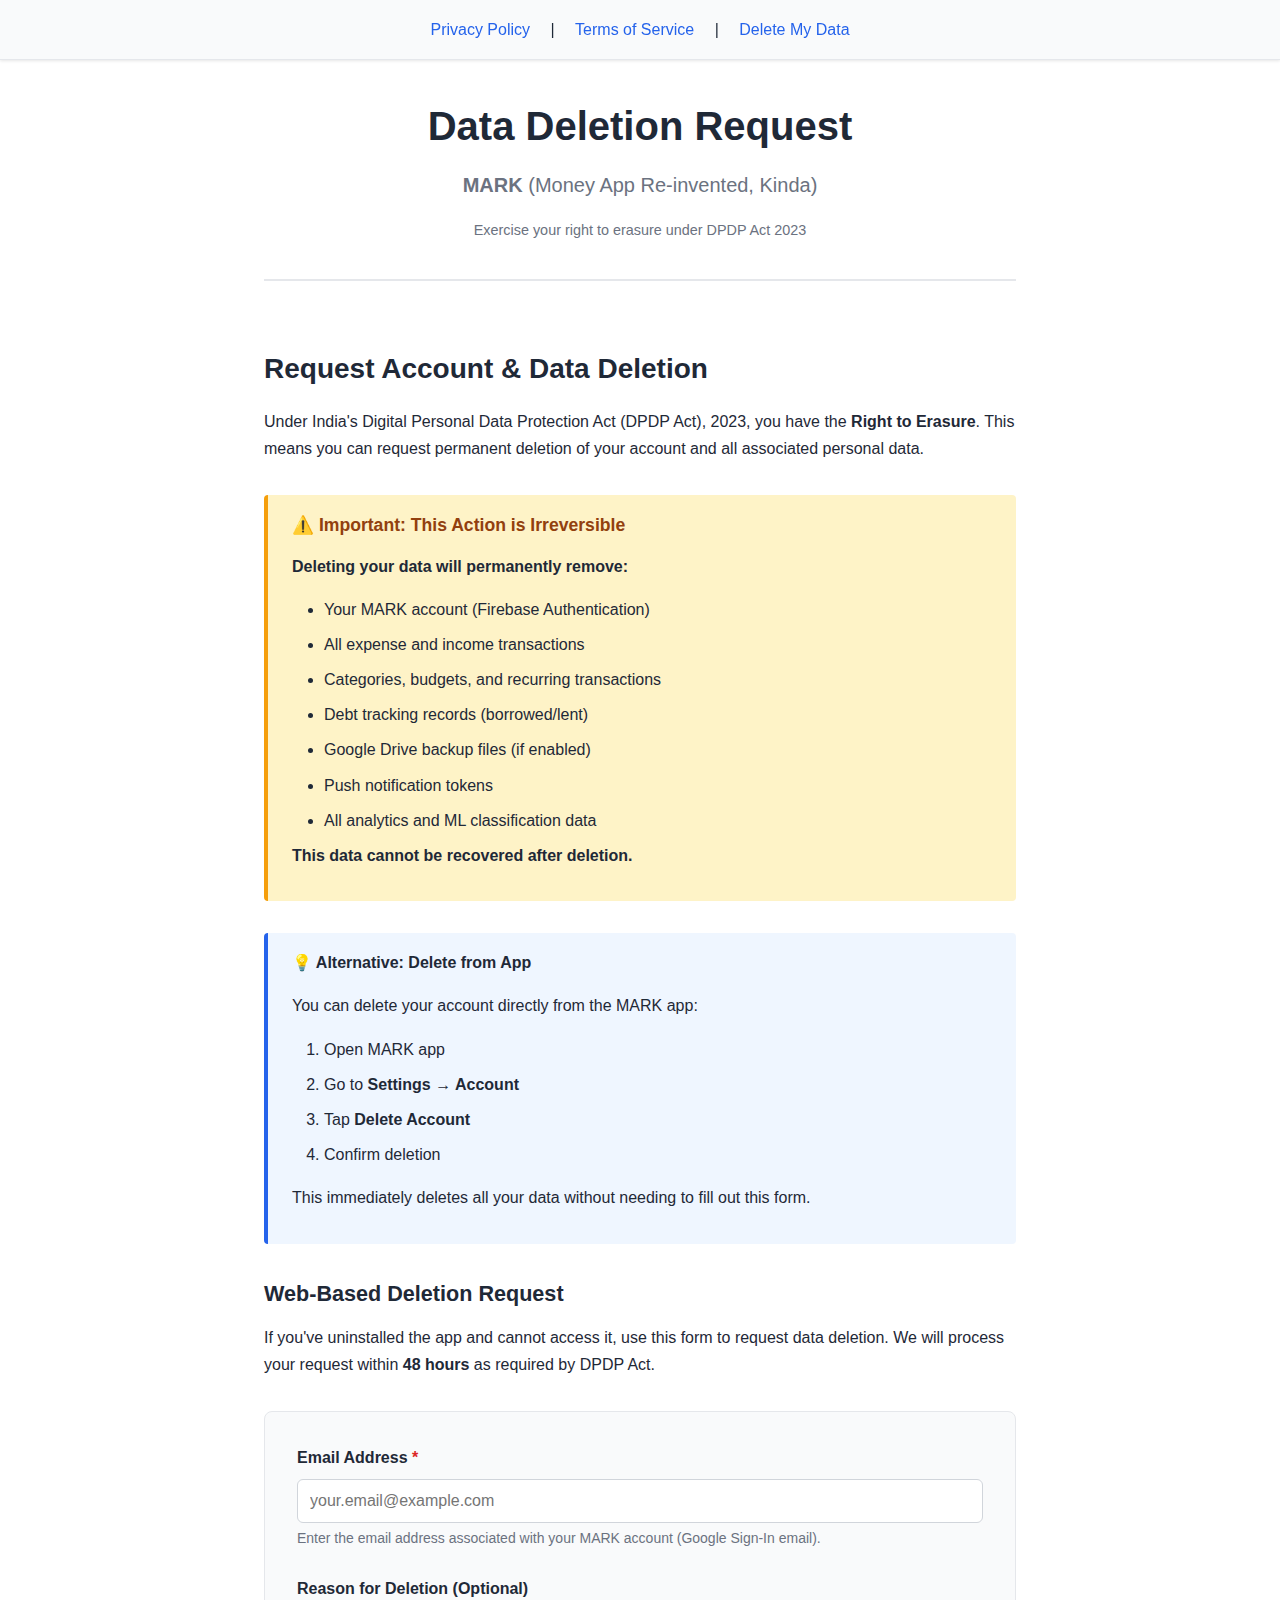
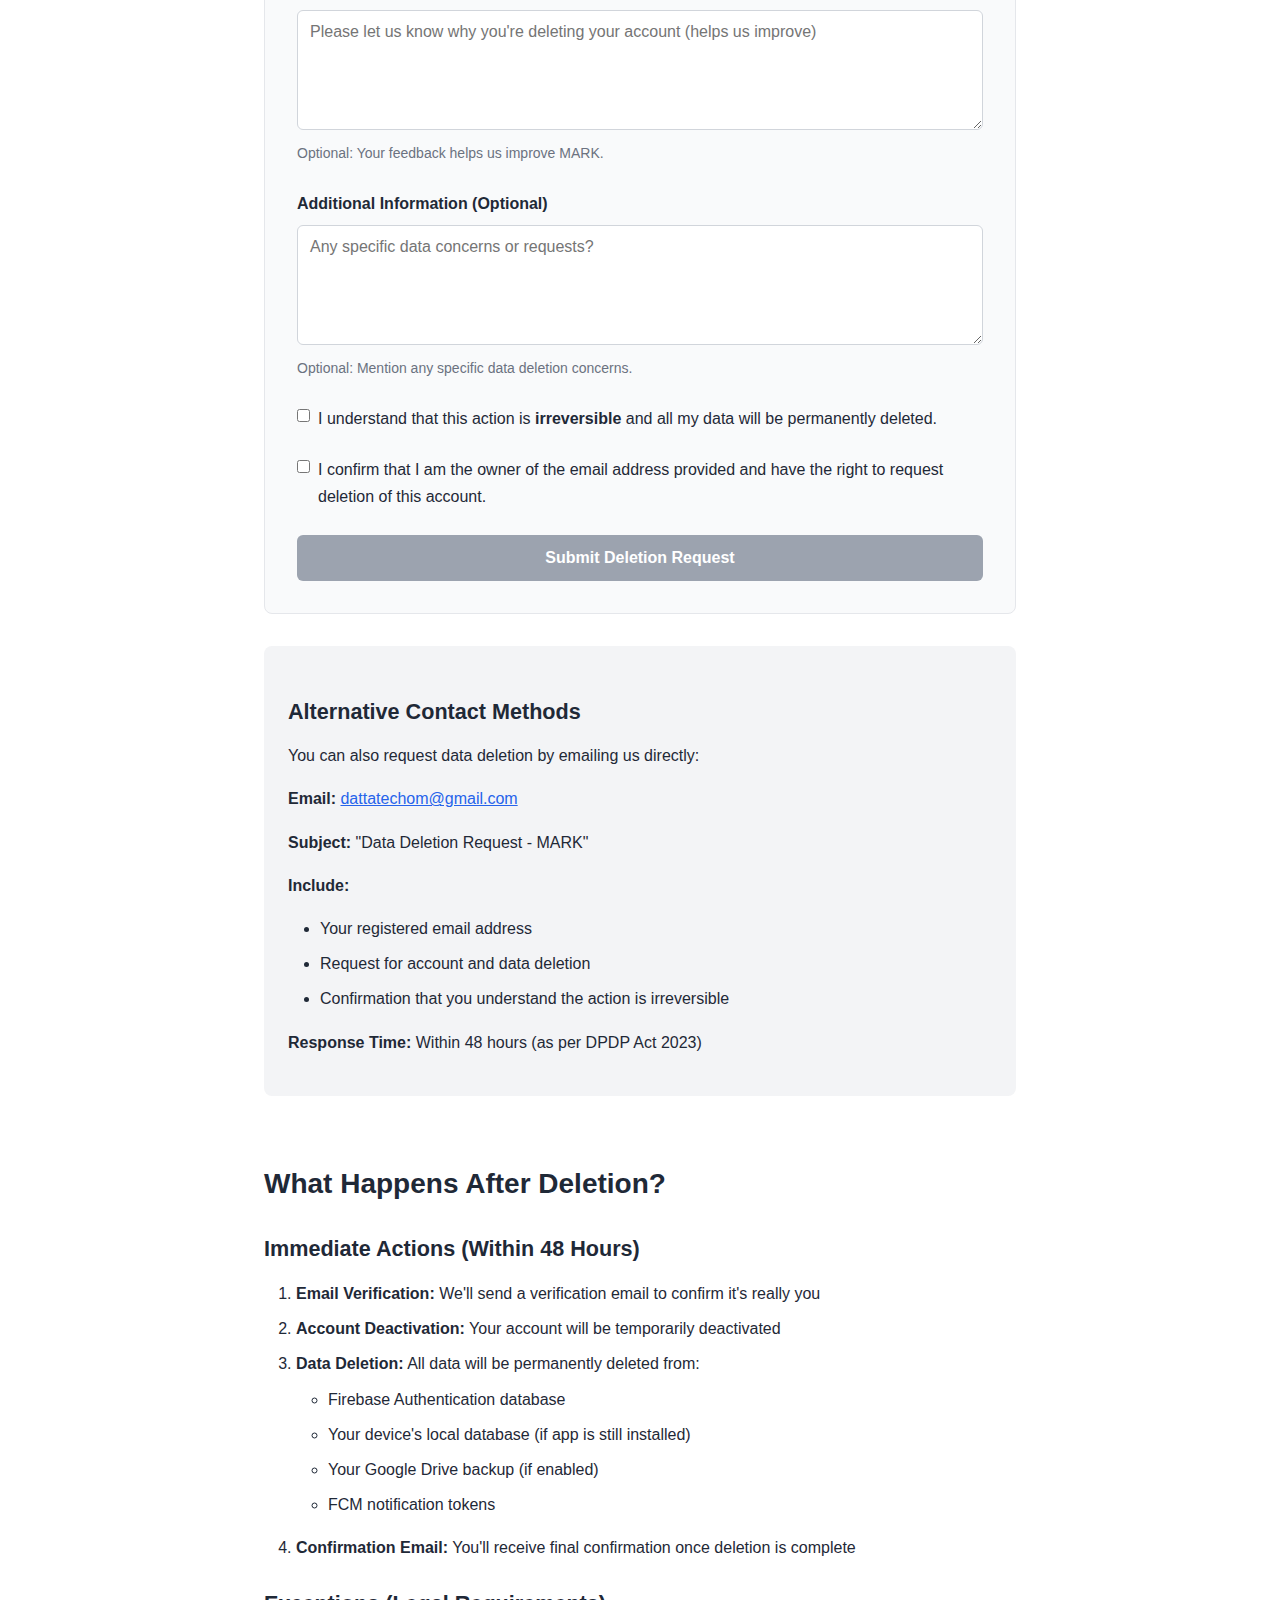
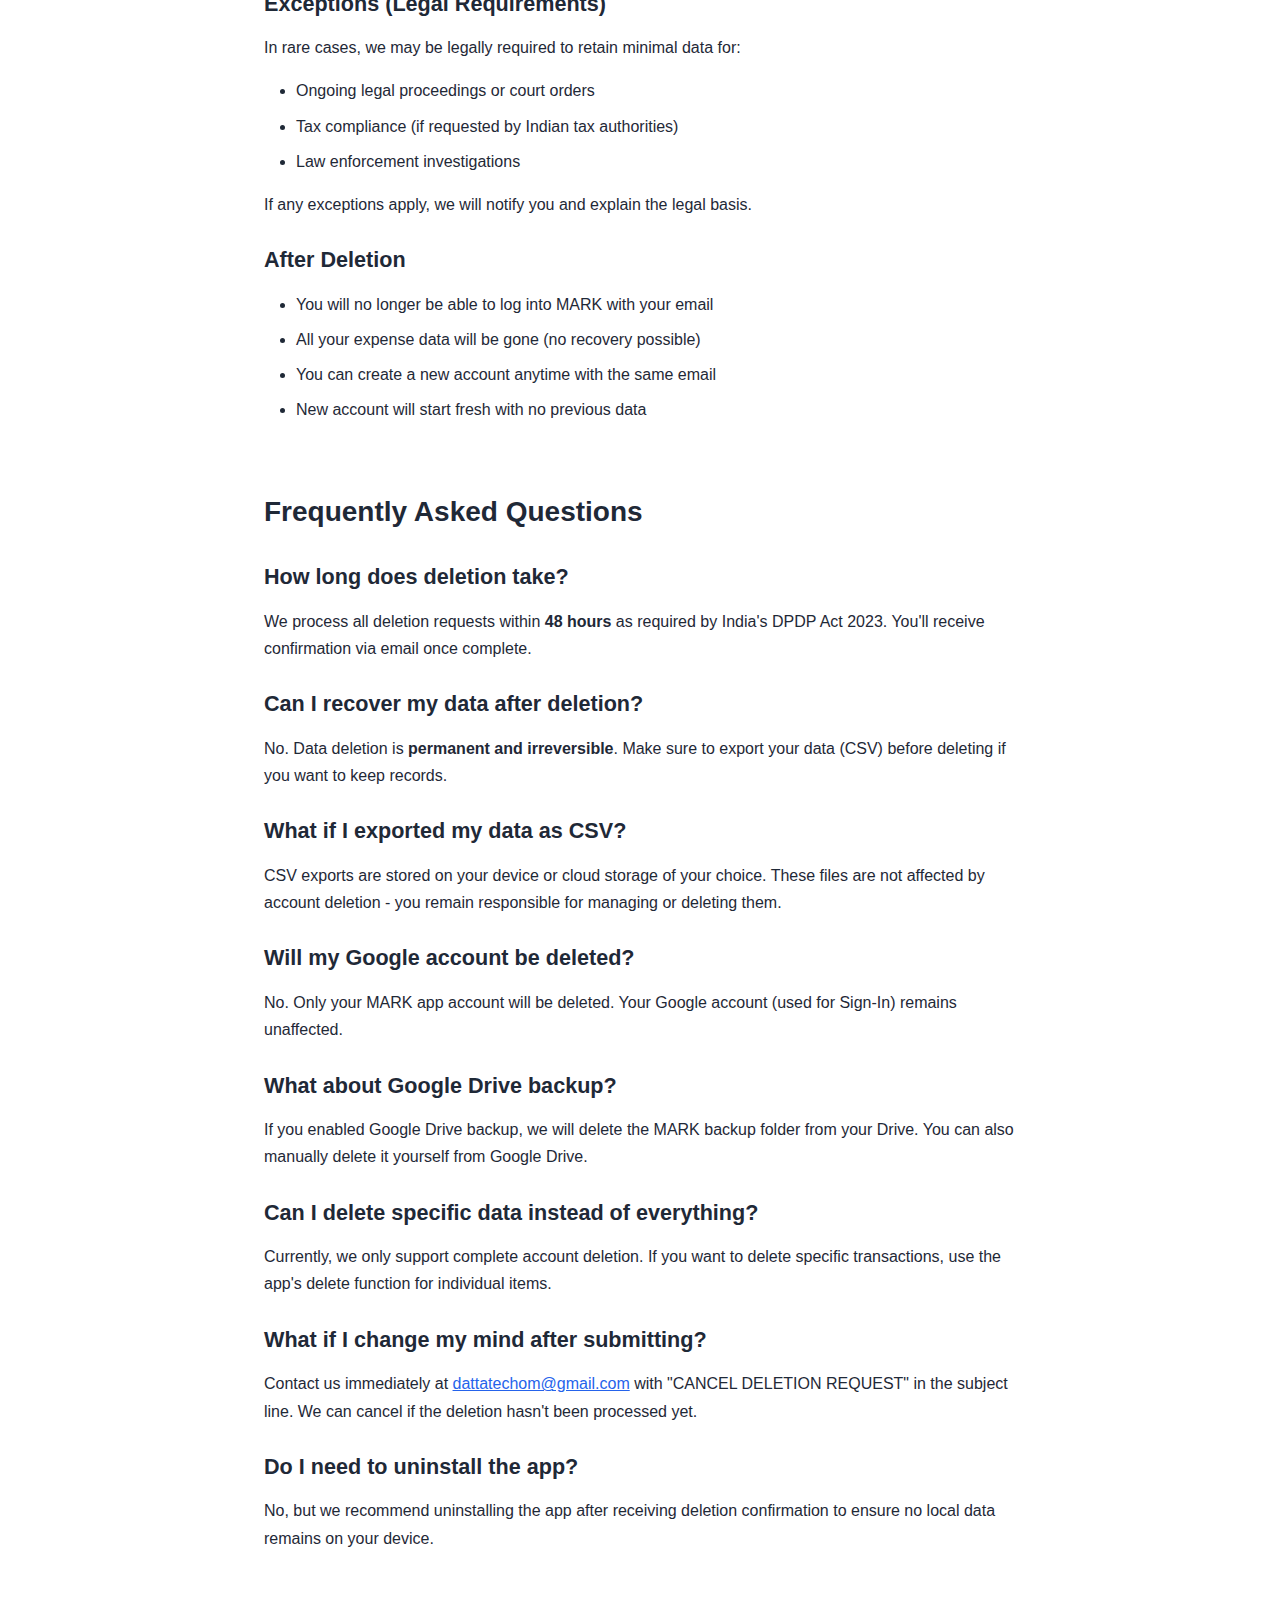
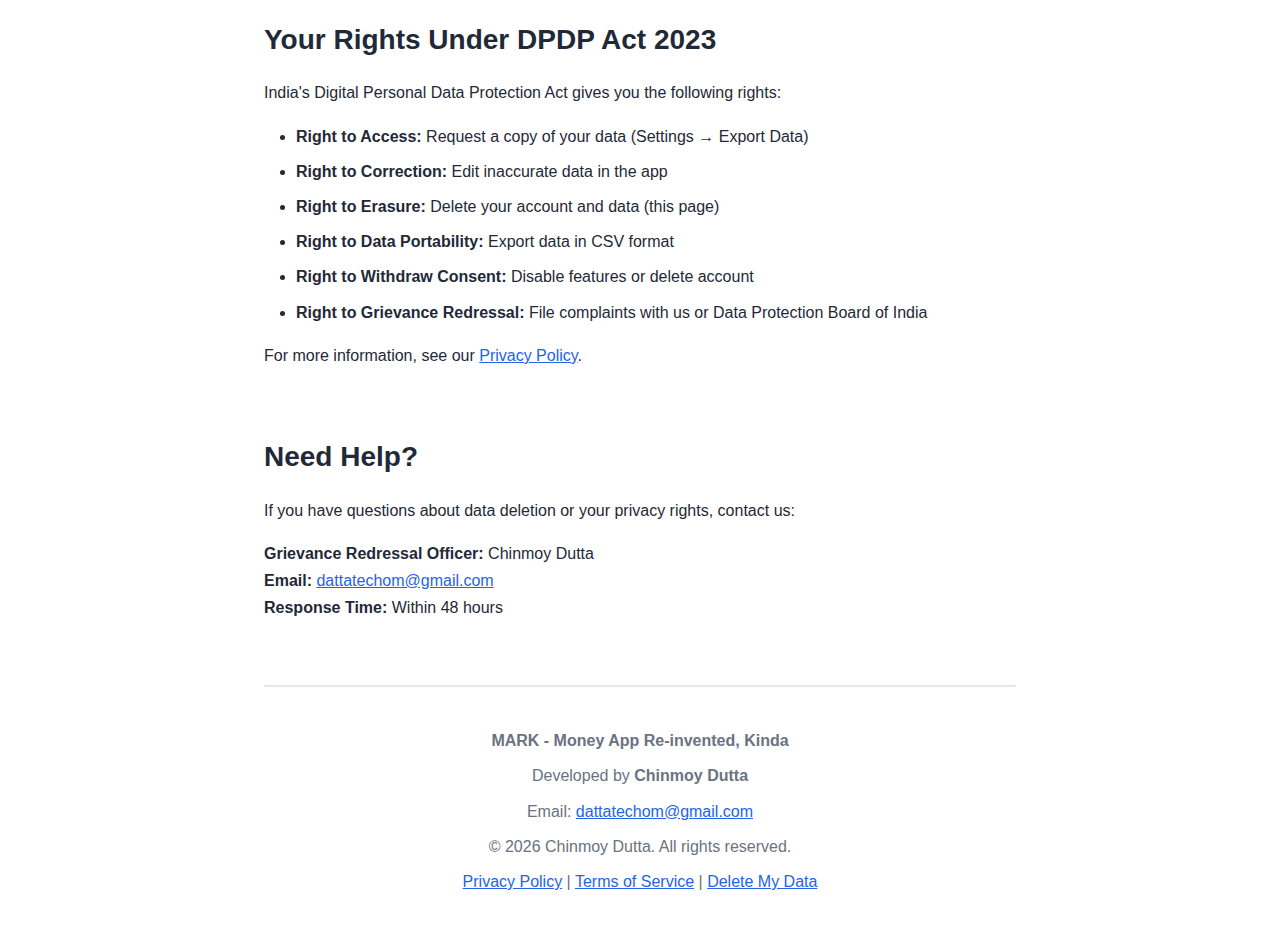
<file: delete-data.html>
<!DOCTYPE html>
<html lang="en">
<head>
    <meta charset="UTF-8">
    <meta name="viewport" content="width=device-width, initial-scale=1.0">
    <meta name="description" content="Request data deletion for MARK - Voice-Enabled Expense Tracker">
    <meta name="keywords" content="MARK, data deletion, delete account, DPDP Act, right to erasure">
    <meta name="author" content="Chinmoy Dutta">
    <title>Data Deletion Request - MARK</title>
    <link rel="stylesheet" href="style.css">
    <style>
        .form-container {
            background-color: #f9fafb;
            border: 1px solid #e5e7eb;
            border-radius: 8px;
            padding: 2rem;
            margin: 2rem 0;
        }

        .form-group {
            margin-bottom: 1.5rem;
        }

        .form-group label {
            display: block;
            font-weight: 600;
            margin-bottom: 0.5rem;
            color: #1f2937;
        }

        .form-group input,
        .form-group textarea {
            width: 100%;
            padding: 0.75rem;
            border: 1px solid #d1d5db;
            border-radius: 6px;
            font-size: 1rem;
            font-family: inherit;
            transition: border-color 0.2s;
        }

        .form-group input:focus,
        .form-group textarea:focus {
            outline: none;
            border-color: #2563eb;
            box-shadow: 0 0 0 3px rgba(37, 99, 235, 0.1);
        }

        .form-group textarea {
            min-height: 120px;
            resize: vertical;
        }

        .form-group .help-text {
            font-size: 0.875rem;
            color: #6b7280;
            margin-top: 0.25rem;
        }

        .checkbox-group {
            margin: 1.5rem 0;
        }

        .checkbox-group label {
            display: flex;
            align-items: flex-start;
            cursor: pointer;
        }

        .checkbox-group input[type="checkbox"] {
            width: auto;
            margin-right: 0.5rem;
            margin-top: 0.25rem;
            cursor: pointer;
        }

        .submit-btn {
            background-color: #dc2626;
            color: white;
            padding: 0.875rem 2rem;
            border: none;
            border-radius: 6px;
            font-size: 1rem;
            font-weight: 600;
            cursor: pointer;
            transition: background-color 0.2s;
            width: 100%;
        }

        .submit-btn:hover {
            background-color: #b91c1c;
        }

        .submit-btn:disabled {
            background-color: #9ca3af;
            cursor: not-allowed;
        }

        .warning-box {
            background-color: #fef3c7;
            border-left: 4px solid #f59e0b;
            padding: 1rem 1.5rem;
            margin: 2rem 0;
            border-radius: 4px;
        }

        .warning-box h3 {
            color: #92400e;
            margin-top: 0;
            font-size: 1.1rem;
        }

        .warning-box ul {
            margin-bottom: 0;
        }

        .info-box {
            background-color: #eff6ff;
            border-left: 4px solid #2563eb;
            padding: 1rem 1.5rem;
            margin: 2rem 0;
            border-radius: 4px;
        }

        .success-message {
            background-color: #d1fae5;
            border-left: 4px solid #10b981;
            padding: 1rem 1.5rem;
            margin: 2rem 0;
            border-radius: 4px;
            display: none;
        }

        .success-message.show {
            display: block;
        }

        .alternative-methods {
            background-color: #f3f4f6;
            padding: 1.5rem;
            border-radius: 8px;
            margin: 2rem 0;
        }

        @media (max-width: 768px) {
            .form-container {
                padding: 1.5rem;
            }

            .submit-btn {
                padding: 0.75rem 1.5rem;
            }
        }
    </style>
</head>
<body>
    <nav class="top-nav">
        <a href="index.html">Privacy Policy</a> | 
        <a href="terms.html">Terms of Service</a> |
        <a href="delete-data.html">Delete My Data</a>
    </nav>
    
    <main>
        <header>
            <h1>Data Deletion Request</h1>
            <p class="app-name"><strong>MARK</strong> (Money App Re-invented, Kinda)</p>
            <p class="effective-date">Exercise your right to erasure under DPDP Act 2023</p>
        </header>

        <section>
            <h2>Request Account & Data Deletion</h2>
            <p>Under India's Digital Personal Data Protection Act (DPDP Act), 2023, you have the <strong>Right to Erasure</strong>. This means you can request permanent deletion of your account and all associated personal data.</p>

            <div class="warning-box">
                <h3>⚠️ Important: This Action is Irreversible</h3>
                <p><strong>Deleting your data will permanently remove:</strong></p>
                <ul>
                    <li>Your MARK account (Firebase Authentication)</li>
                    <li>All expense and income transactions</li>
                    <li>Categories, budgets, and recurring transactions</li>
                    <li>Debt tracking records (borrowed/lent)</li>
                    <li>Google Drive backup files (if enabled)</li>
                    <li>Push notification tokens</li>
                    <li>All analytics and ML classification data</li>
                </ul>
                <p><strong>This data cannot be recovered after deletion.</strong></p>
            </div>

            <div class="info-box">
                <p><strong>💡 Alternative: Delete from App</strong></p>
                <p>You can delete your account directly from the MARK app:</p>
                <ol>
                    <li>Open MARK app</li>
                    <li>Go to <strong>Settings → Account</strong></li>
                    <li>Tap <strong>Delete Account</strong></li>
                    <li>Confirm deletion</li>
                </ol>
                <p>This immediately deletes all your data without needing to fill out this form.</p>
            </div>

            <h3>Web-Based Deletion Request</h3>
            <p>If you've uninstalled the app and cannot access it, use this form to request data deletion. We will process your request within <strong>48 hours</strong> as required by DPDP Act.</p>

            <div class="form-container">
                <form id="deletionForm" action="#" method="POST">
                    <div class="form-group">
                        <label for="email">Email Address <span style="color: #dc2626;">*</span></label>
                        <input 
                            type="email" 
                            id="email" 
                            name="email" 
                            required 
                            placeholder="your.email@example.com"
                            aria-required="true"
                        >
                        <p class="help-text">Enter the email address associated with your MARK account (Google Sign-In email).</p>
                    </div>

                    <div class="form-group">
                        <label for="reason">Reason for Deletion (Optional)</label>
                        <textarea 
                            id="reason" 
                            name="reason" 
                            placeholder="Please let us know why you're deleting your account (helps us improve)"
                        ></textarea>
                        <p class="help-text">Optional: Your feedback helps us improve MARK.</p>
                    </div>

                    <div class="form-group">
                        <label for="additionalInfo">Additional Information (Optional)</label>
                        <textarea 
                            id="additionalInfo" 
                            name="additionalInfo" 
                            placeholder="Any specific data concerns or requests?"
                        ></textarea>
                        <p class="help-text">Optional: Mention any specific data deletion concerns.</p>
                    </div>

                    <div class="checkbox-group">
                        <label>
                            <input 
                                type="checkbox" 
                                id="confirmUnderstand" 
                                name="confirmUnderstand" 
                                required
                                aria-required="true"
                            >
                            <span>I understand that this action is <strong>irreversible</strong> and all my data will be permanently deleted.</span>
                        </label>
                    </div>

                    <div class="checkbox-group">
                        <label>
                            <input 
                                type="checkbox" 
                                id="confirmOwner" 
                                name="confirmOwner" 
                                required
                                aria-required="true"
                            >
                            <span>I confirm that I am the owner of the email address provided and have the right to request deletion of this account.</span>
                        </label>
                    </div>

                    <button type="submit" class="submit-btn" id="submitBtn">
                        Submit Deletion Request
                    </button>
                </form>

                <div class="success-message" id="successMessage">
                    <h3>✅ Request Submitted Successfully</h3>
                    <p>Your data deletion request has been received. You will receive a confirmation email shortly.</p>
                    <p><strong>Next Steps:</strong></p>
                    <ul>
                        <li>Check your email (including spam folder) for confirmation</li>
                        <li>We will process your request within 48 hours</li>
                        <li>You'll receive a final confirmation once deletion is complete</li>
                    </ul>
                </div>
            </div>

            <div class="alternative-methods">
                <h3>Alternative Contact Methods</h3>
                <p>You can also request data deletion by emailing us directly:</p>
                <p><strong>Email:</strong> <a href="mailto:dattatechom@gmail.com?subject=Data Deletion Request - MARK&body=Please delete my MARK account and all associated data.%0D%0A%0D%0AEmail: [Your registered email]%0D%0AReason (optional): [Your reason]">dattatechom@gmail.com</a></p>
                <p><strong>Subject:</strong> "Data Deletion Request - MARK"</p>
                <p><strong>Include:</strong></p>
                <ul>
                    <li>Your registered email address</li>
                    <li>Request for account and data deletion</li>
                    <li>Confirmation that you understand the action is irreversible</li>
                </ul>
                <p><strong>Response Time:</strong> Within 48 hours (as per DPDP Act 2023)</p>
            </div>
        </section>

        <section>
            <h2>What Happens After Deletion?</h2>
            
            <h3>Immediate Actions (Within 48 Hours)</h3>
            <ol>
                <li><strong>Email Verification:</strong> We'll send a verification email to confirm it's really you</li>
                <li><strong>Account Deactivation:</strong> Your account will be temporarily deactivated</li>
                <li><strong>Data Deletion:</strong> All data will be permanently deleted from:
                    <ul>
                        <li>Firebase Authentication database</li>
                        <li>Your device's local database (if app is still installed)</li>
                        <li>Your Google Drive backup (if enabled)</li>
                        <li>FCM notification tokens</li>
                    </ul>
                </li>
                <li><strong>Confirmation Email:</strong> You'll receive final confirmation once deletion is complete</li>
            </ol>

            <h3>Exceptions (Legal Requirements)</h3>
            <p>In rare cases, we may be legally required to retain minimal data for:</p>
            <ul>
                <li>Ongoing legal proceedings or court orders</li>
                <li>Tax compliance (if requested by Indian tax authorities)</li>
                <li>Law enforcement investigations</li>
            </ul>
            <p>If any exceptions apply, we will notify you and explain the legal basis.</p>

            <h3>After Deletion</h3>
            <ul>
                <li>You will no longer be able to log into MARK with your email</li>
                <li>All your expense data will be gone (no recovery possible)</li>
                <li>You can create a new account anytime with the same email</li>
                <li>New account will start fresh with no previous data</li>
            </ul>
        </section>

        <section>
            <h2>Frequently Asked Questions</h2>

            <h3>How long does deletion take?</h3>
            <p>We process all deletion requests within <strong>48 hours</strong> as required by India's DPDP Act 2023. You'll receive confirmation via email once complete.</p>

            <h3>Can I recover my data after deletion?</h3>
            <p>No. Data deletion is <strong>permanent and irreversible</strong>. Make sure to export your data (CSV) before deleting if you want to keep records.</p>

            <h3>What if I exported my data as CSV?</h3>
            <p>CSV exports are stored on your device or cloud storage of your choice. These files are not affected by account deletion - you remain responsible for managing or deleting them.</p>

            <h3>Will my Google account be deleted?</h3>
            <p>No. Only your MARK app account will be deleted. Your Google account (used for Sign-In) remains unaffected.</p>

            <h3>What about Google Drive backup?</h3>
            <p>If you enabled Google Drive backup, we will delete the MARK backup folder from your Drive. You can also manually delete it yourself from Google Drive.</p>

            <h3>Can I delete specific data instead of everything?</h3>
            <p>Currently, we only support complete account deletion. If you want to delete specific transactions, use the app's delete function for individual items.</p>

            <h3>What if I change my mind after submitting?</h3>
            <p>Contact us immediately at <a href="mailto:dattatechom@gmail.com">dattatechom@gmail.com</a> with "CANCEL DELETION REQUEST" in the subject line. We can cancel if the deletion hasn't been processed yet.</p>

            <h3>Do I need to uninstall the app?</h3>
            <p>No, but we recommend uninstalling the app after receiving deletion confirmation to ensure no local data remains on your device.</p>
        </section>

        <section>
            <h2>Your Rights Under DPDP Act 2023</h2>
            <p>India's Digital Personal Data Protection Act gives you the following rights:</p>
            <ul>
                <li><strong>Right to Access:</strong> Request a copy of your data (Settings → Export Data)</li>
                <li><strong>Right to Correction:</strong> Edit inaccurate data in the app</li>
                <li><strong>Right to Erasure:</strong> Delete your account and data (this page)</li>
                <li><strong>Right to Data Portability:</strong> Export data in CSV format</li>
                <li><strong>Right to Withdraw Consent:</strong> Disable features or delete account</li>
                <li><strong>Right to Grievance Redressal:</strong> File complaints with us or Data Protection Board of India</li>
            </ul>
            <p>For more information, see our <a href="index.html">Privacy Policy</a>.</p>
        </section>

        <section>
            <h2>Need Help?</h2>
            <p>If you have questions about data deletion or your privacy rights, contact us:</p>
            <p><strong>Grievance Redressal Officer:</strong> Chinmoy Dutta<br>
            <strong>Email:</strong> <a href="mailto:dattatechom@gmail.com">dattatechom@gmail.com</a><br>
            <strong>Response Time:</strong> Within 48 hours</p>
        </section>

        <footer>
            <p><strong>MARK - Money App Re-invented, Kinda</strong></p>
            <p>Developed by <strong>Chinmoy Dutta</strong></p>
            <p>Email: <a href="mailto:dattatechom@gmail.com">dattatechom@gmail.com</a></p>
            <p>&copy; 2026 Chinmoy Dutta. All rights reserved.</p>
            <p><a href="index.html">Privacy Policy</a> | <a href="terms.html">Terms of Service</a> | <a href="delete-data.html">Delete My Data</a></p>
        </footer>
    </main>

    <script>
        // Form submission handler
        document.getElementById('deletionForm').addEventListener('submit', function(e) {
            e.preventDefault();
            
            const email = document.getElementById('email').value;
            const reason = document.getElementById('reason').value;
            const additionalInfo = document.getElementById('additionalInfo').value;
            const confirmUnderstand = document.getElementById('confirmUnderstand').checked;
            const confirmOwner = document.getElementById('confirmOwner').checked;

            // Validate checkboxes
            if (!confirmUnderstand || !confirmOwner) {
                alert('Please confirm both checkboxes before submitting.');
                return;
            }

            // Construct email body
            const subject = 'Data Deletion Request - MARK';
            const body = `Data Deletion Request
            
Email: ${email}

Reason for Deletion:
${reason || 'Not provided'}

Additional Information:
${additionalInfo || 'Not provided'}

Confirmations:
✓ I understand this action is irreversible
✓ I am the owner of this email address

---
Submitted via MARK Data Deletion Form
Timestamp: ${new Date().toISOString()}
`;

            // Open email client with pre-filled content
            const mailtoLink = `mailto:dattatechom@gmail.com?subject=${encodeURIComponent(subject)}&body=${encodeURIComponent(body)}`;
            window.location.href = mailtoLink;

            // Show success message
            document.getElementById('deletionForm').style.display = 'none';
            document.getElementById('successMessage').classList.add('show');

            // Scroll to success message
            document.getElementById('successMessage').scrollIntoView({ behavior: 'smooth' });
        });

        // Enable/disable submit button based on checkboxes
        const checkboxes = document.querySelectorAll('.checkbox-group input[type="checkbox"]');
        const submitBtn = document.getElementById('submitBtn');

        checkboxes.forEach(checkbox => {
            checkbox.addEventListener('change', function() {
                const allChecked = Array.from(checkboxes).every(cb => cb.checked);
                submitBtn.disabled = !allChecked;
            });
        });

        // Initial state
        submitBtn.disabled = true;
    </script>
</body>
</html>
</file>
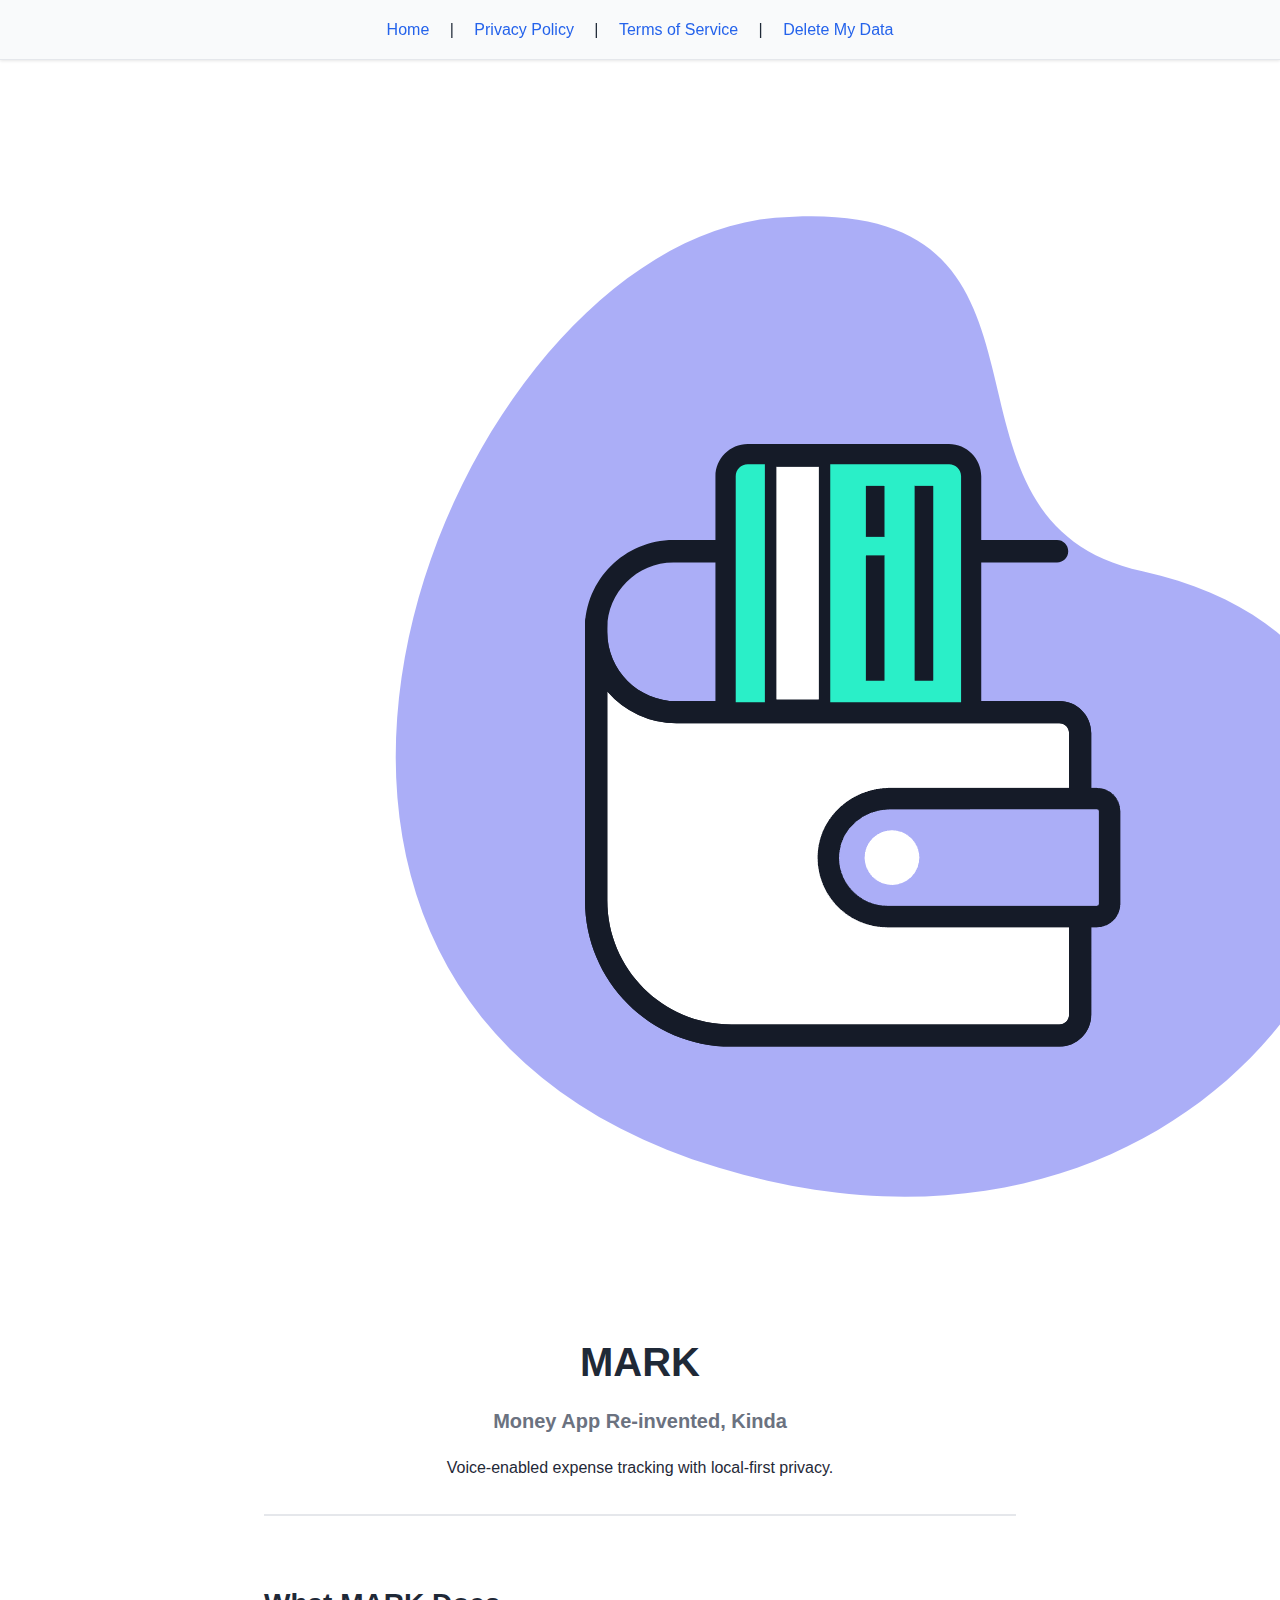
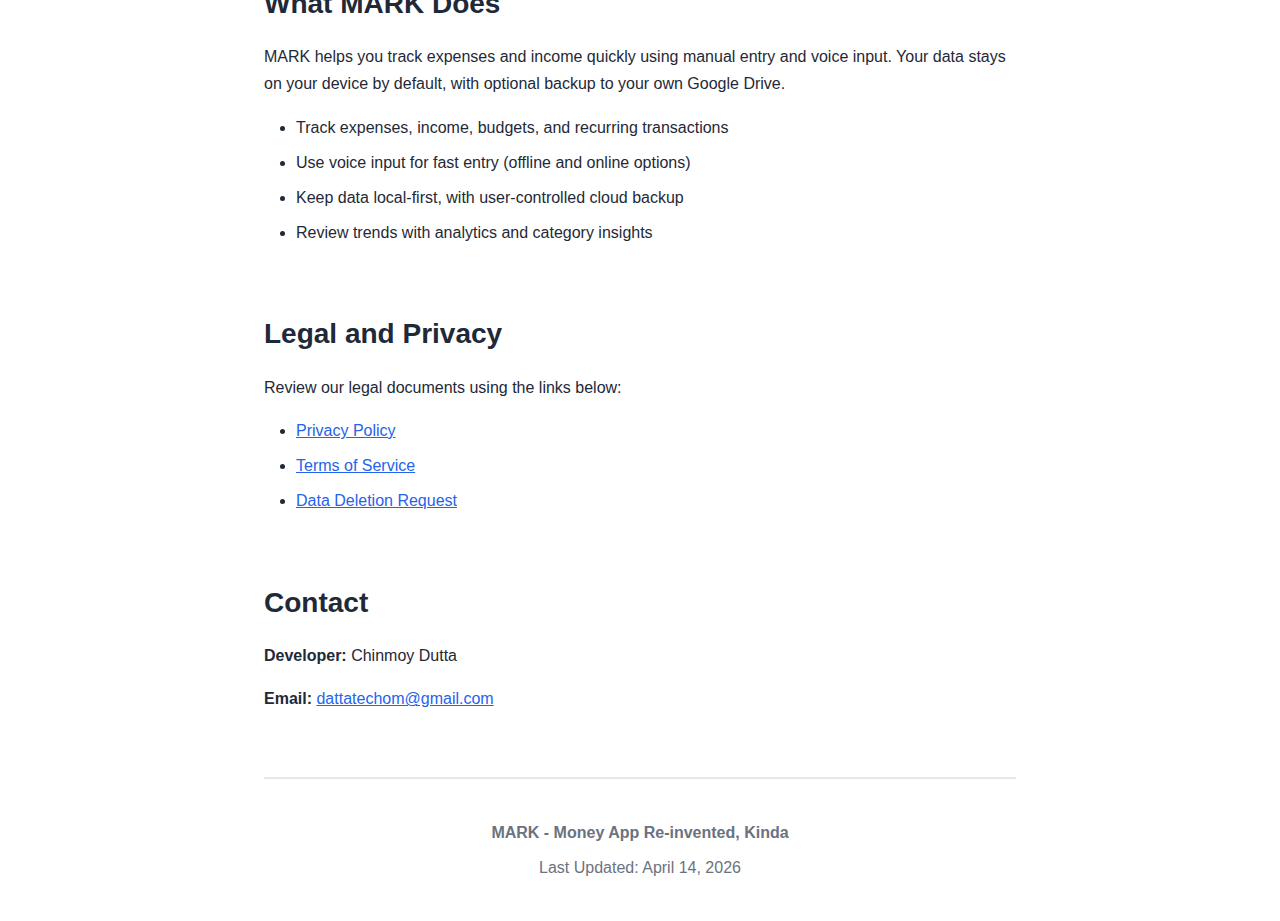
<file: home.html>
<!DOCTYPE html>
<html lang="en">
<head>
    <meta charset="UTF-8">
    <meta name="viewport" content="width=device-width, initial-scale=1.0">
    <meta name="description" content="MARK is a voice-enabled expense tracker with local-first data storage and optional Google Drive backup.">
    <meta name="keywords" content="MARK, expense tracker, voice expense, budget app, money manager">
    <meta name="author" content="Chinmoy Dutta">
    <title>MARK - Home</title>
    <link rel="stylesheet" href="style.css">
</head>
<body>
    <nav class="top-nav">
        <a href="home.html">Home</a> |
        <a href="index.html">Privacy Policy</a> |
        <a href="terms.html">Terms of Service</a> |
        <a href="delete-data.html">Delete My Data</a>
    </nav>

    <main>
        <header>
            <img class="app-logo" src="logo.png" alt="MARK app logo">
            <h1>MARK</h1>
            <p class="app-name"><strong>Money App Re-invented, Kinda</strong></p>
            <p>Voice-enabled expense tracking with local-first privacy.</p>
        </header>

        <section>
            <h2>What MARK Does</h2>
            <p>MARK helps you track expenses and income quickly using manual entry and voice input. Your data stays on your device by default, with optional backup to your own Google Drive.</p>
            <ul>
                <li>Track expenses, income, budgets, and recurring transactions</li>
                <li>Use voice input for fast entry (offline and online options)</li>
                <li>Keep data local-first, with user-controlled cloud backup</li>
                <li>Review trends with analytics and category insights</li>
            </ul>
        </section>

        <section>
            <h2>Legal and Privacy</h2>
            <p>Review our legal documents using the links below:</p>
            <ul>
                <li><a href="index.html">Privacy Policy</a></li>
                <li><a href="terms.html">Terms of Service</a></li>
                <li><a href="delete-data.html">Data Deletion Request</a></li>
            </ul>
        </section>

        <section>
            <h2>Contact</h2>
            <p><strong>Developer:</strong> Chinmoy Dutta</p>
            <p><strong>Email:</strong> <a href="mailto:dattatechom@gmail.com">dattatechom@gmail.com</a></p>
        </section>

        <footer>
            <p><strong>MARK - Money App Re-invented, Kinda</strong></p>
            <p>Last Updated: April 14, 2026</p>
        </footer>
    </main>
</body>
</html>
</file>
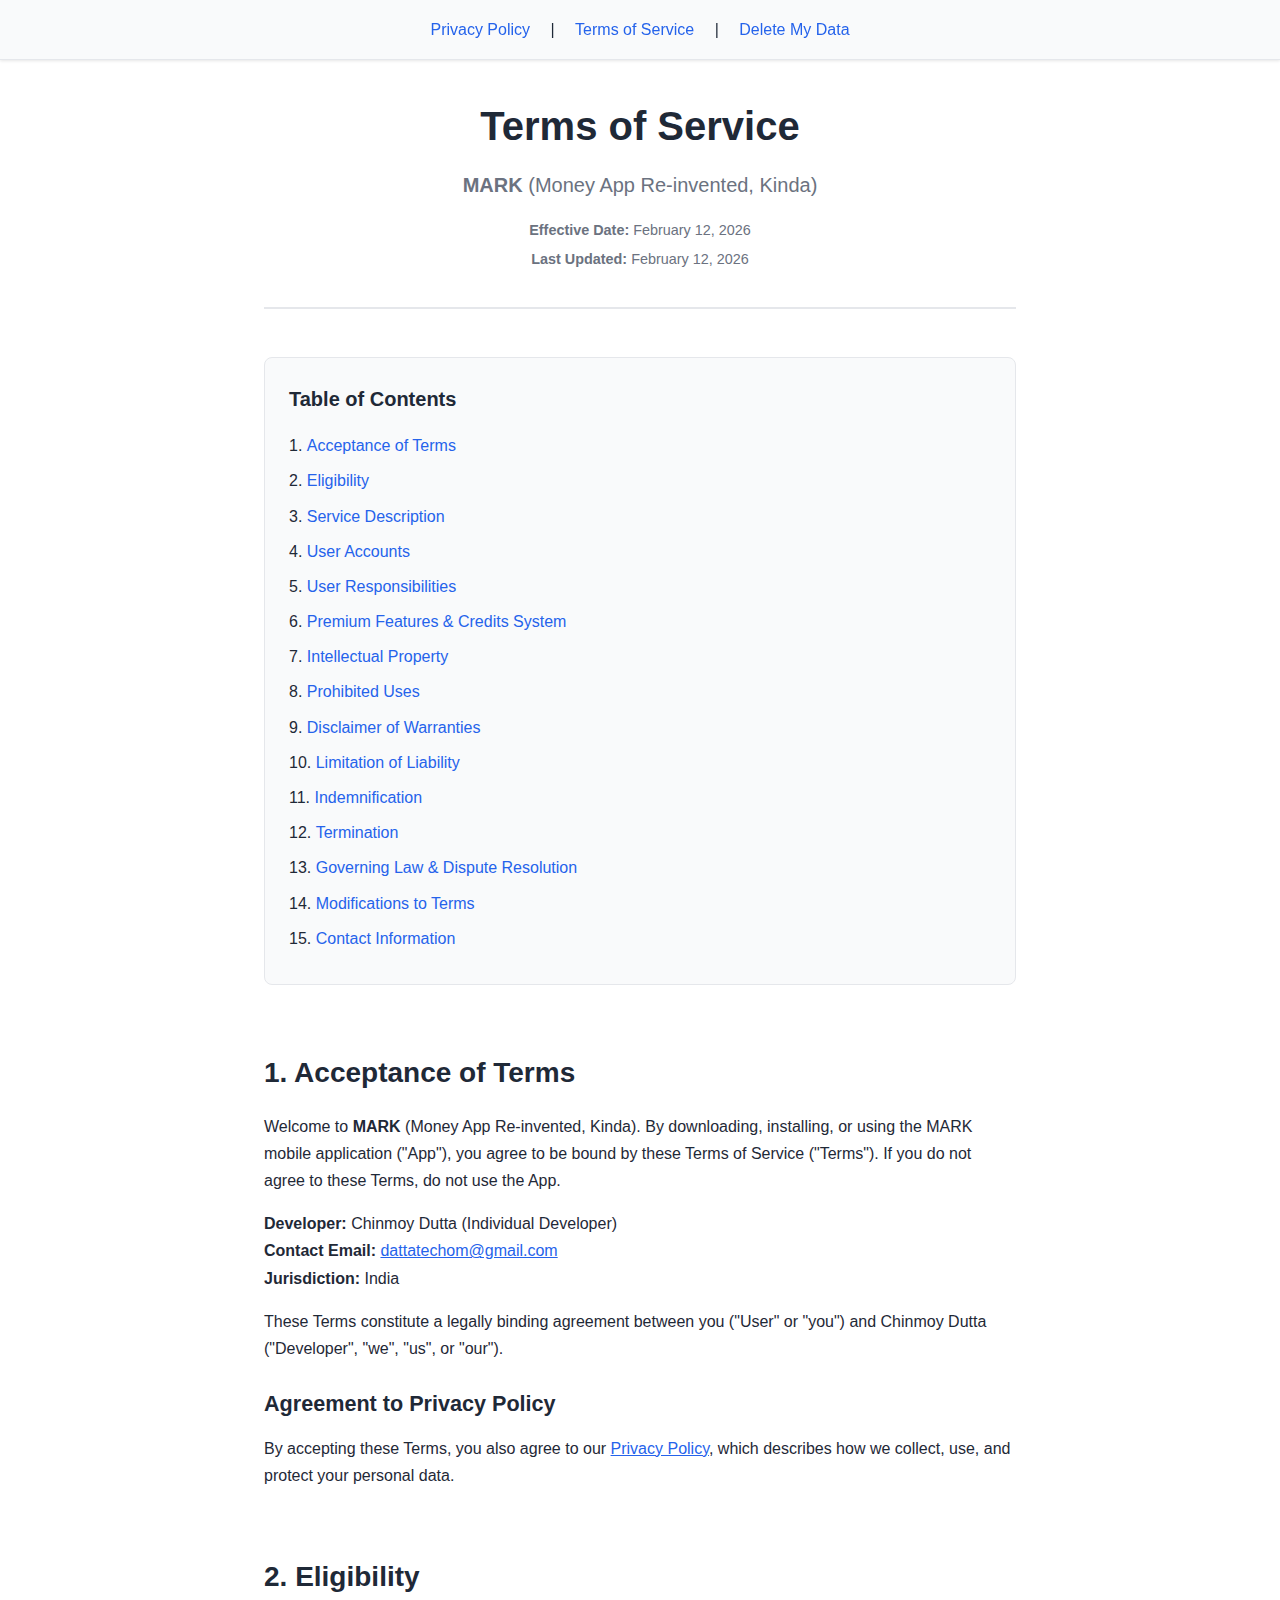
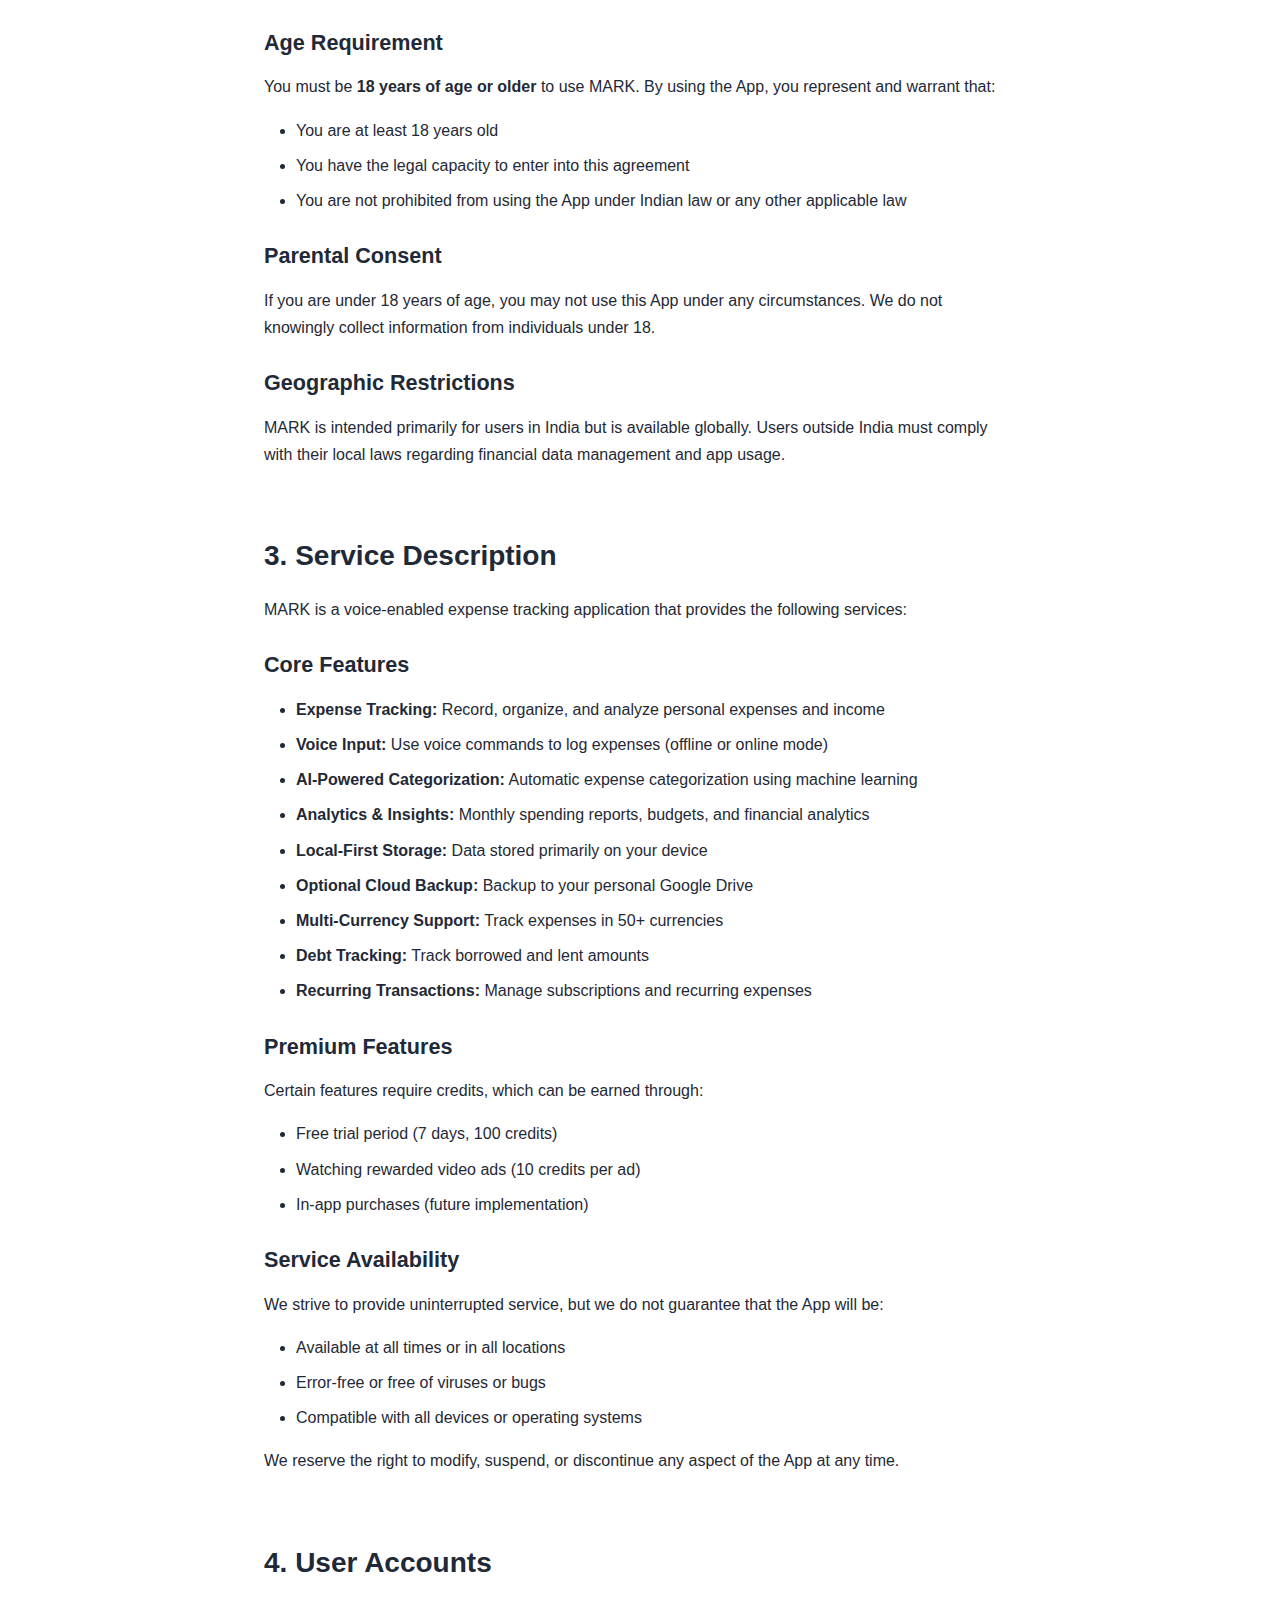
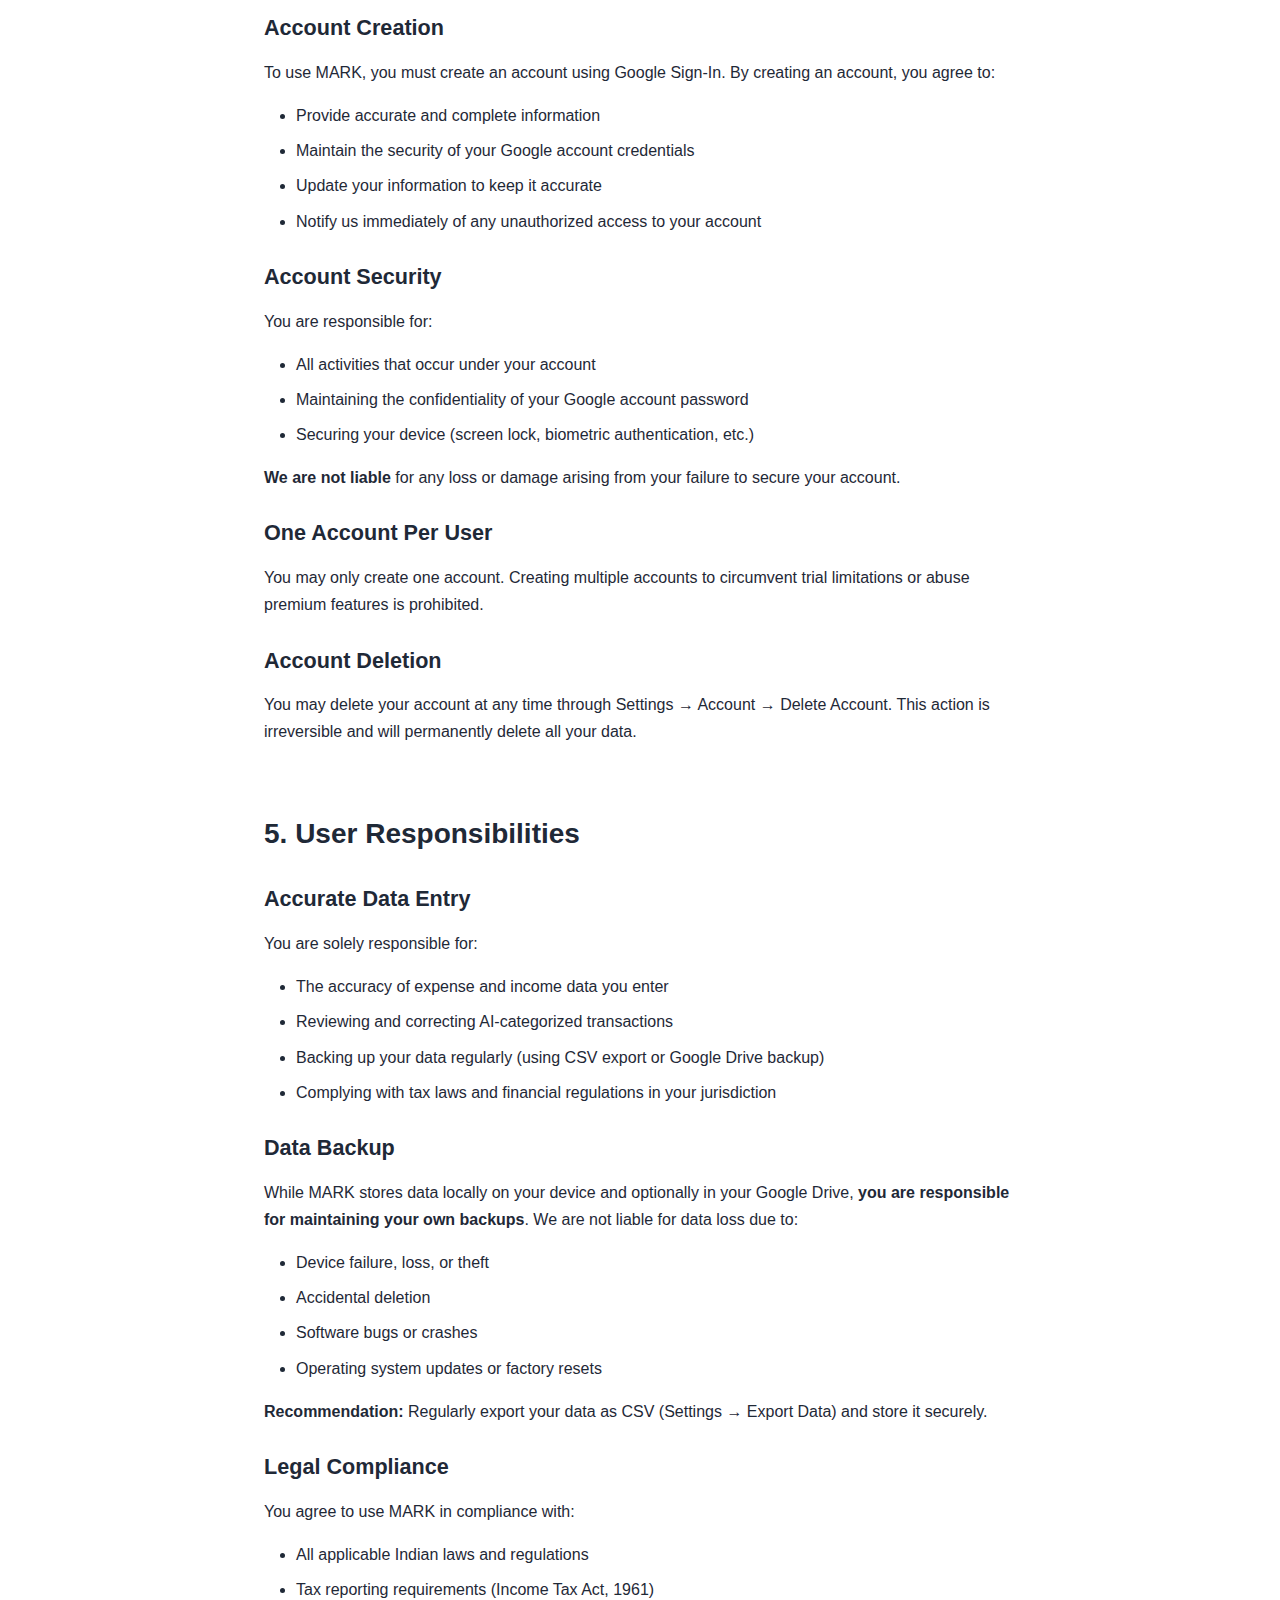
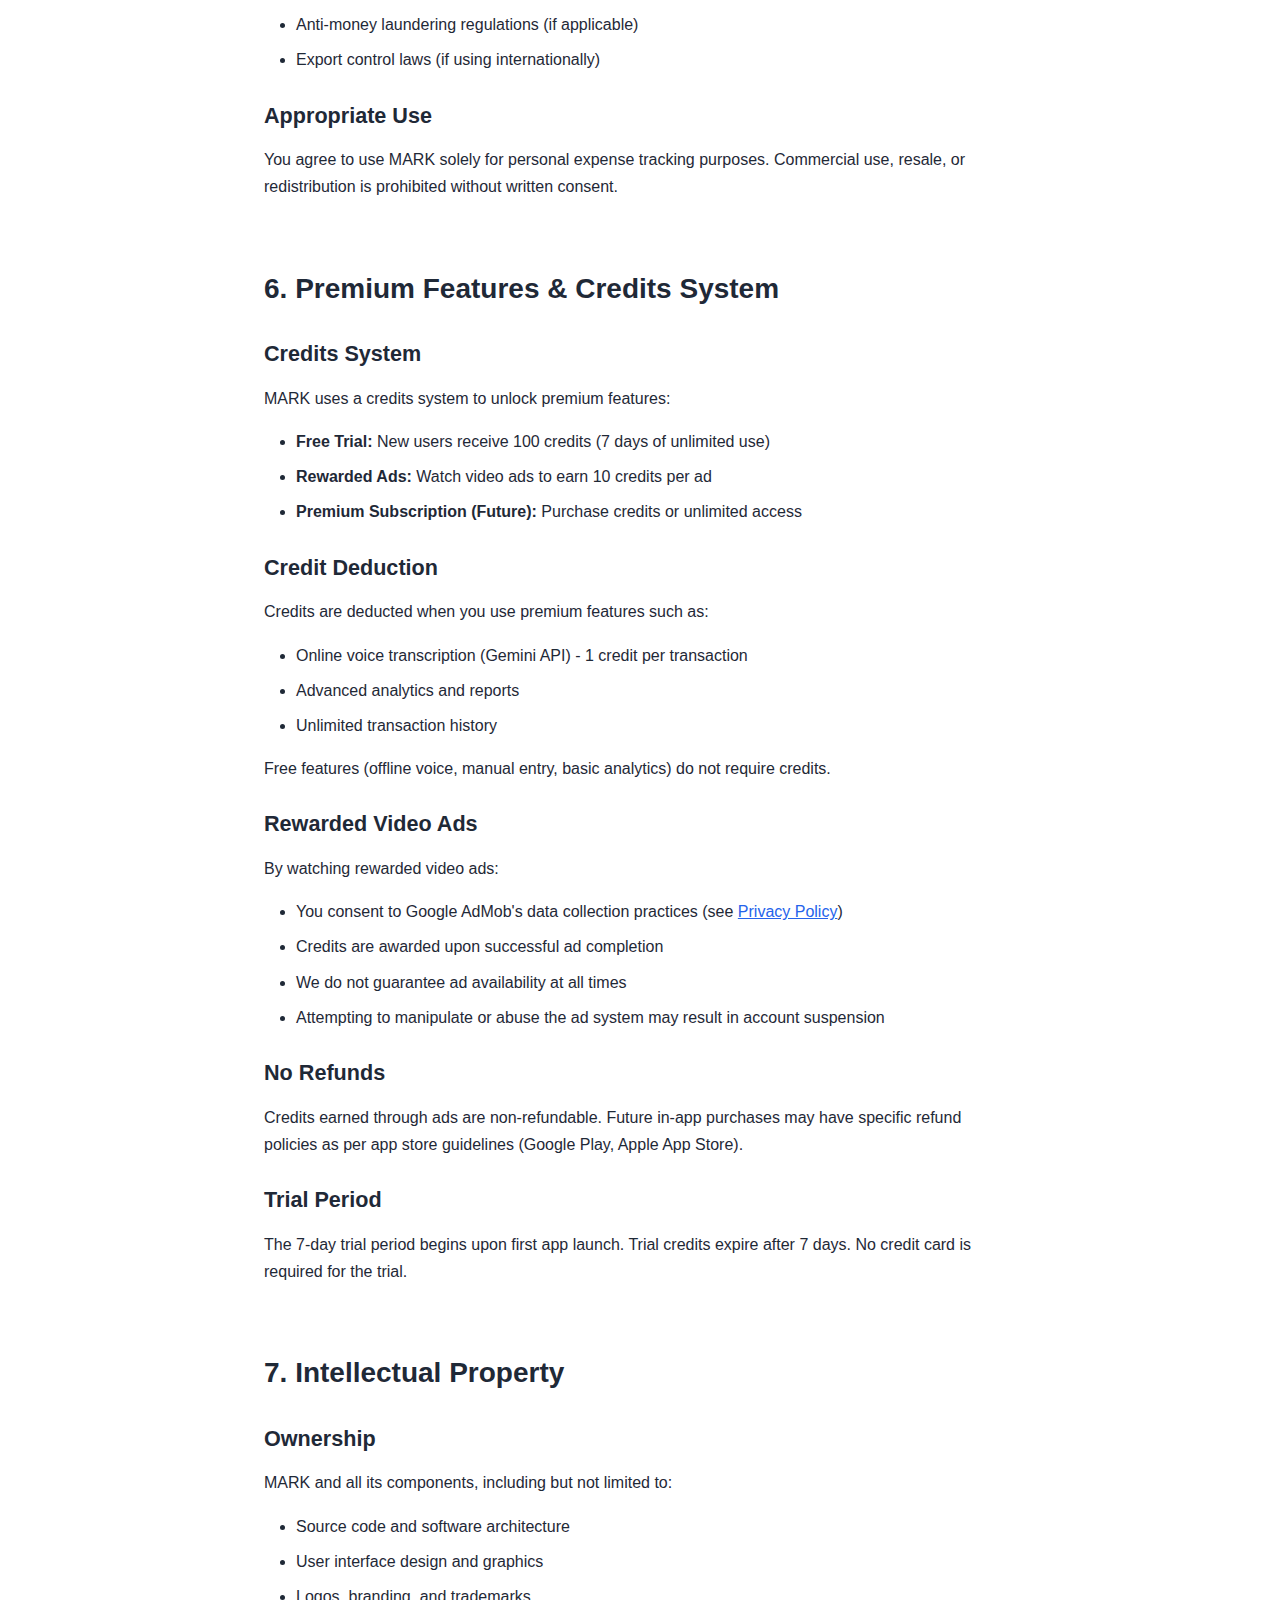
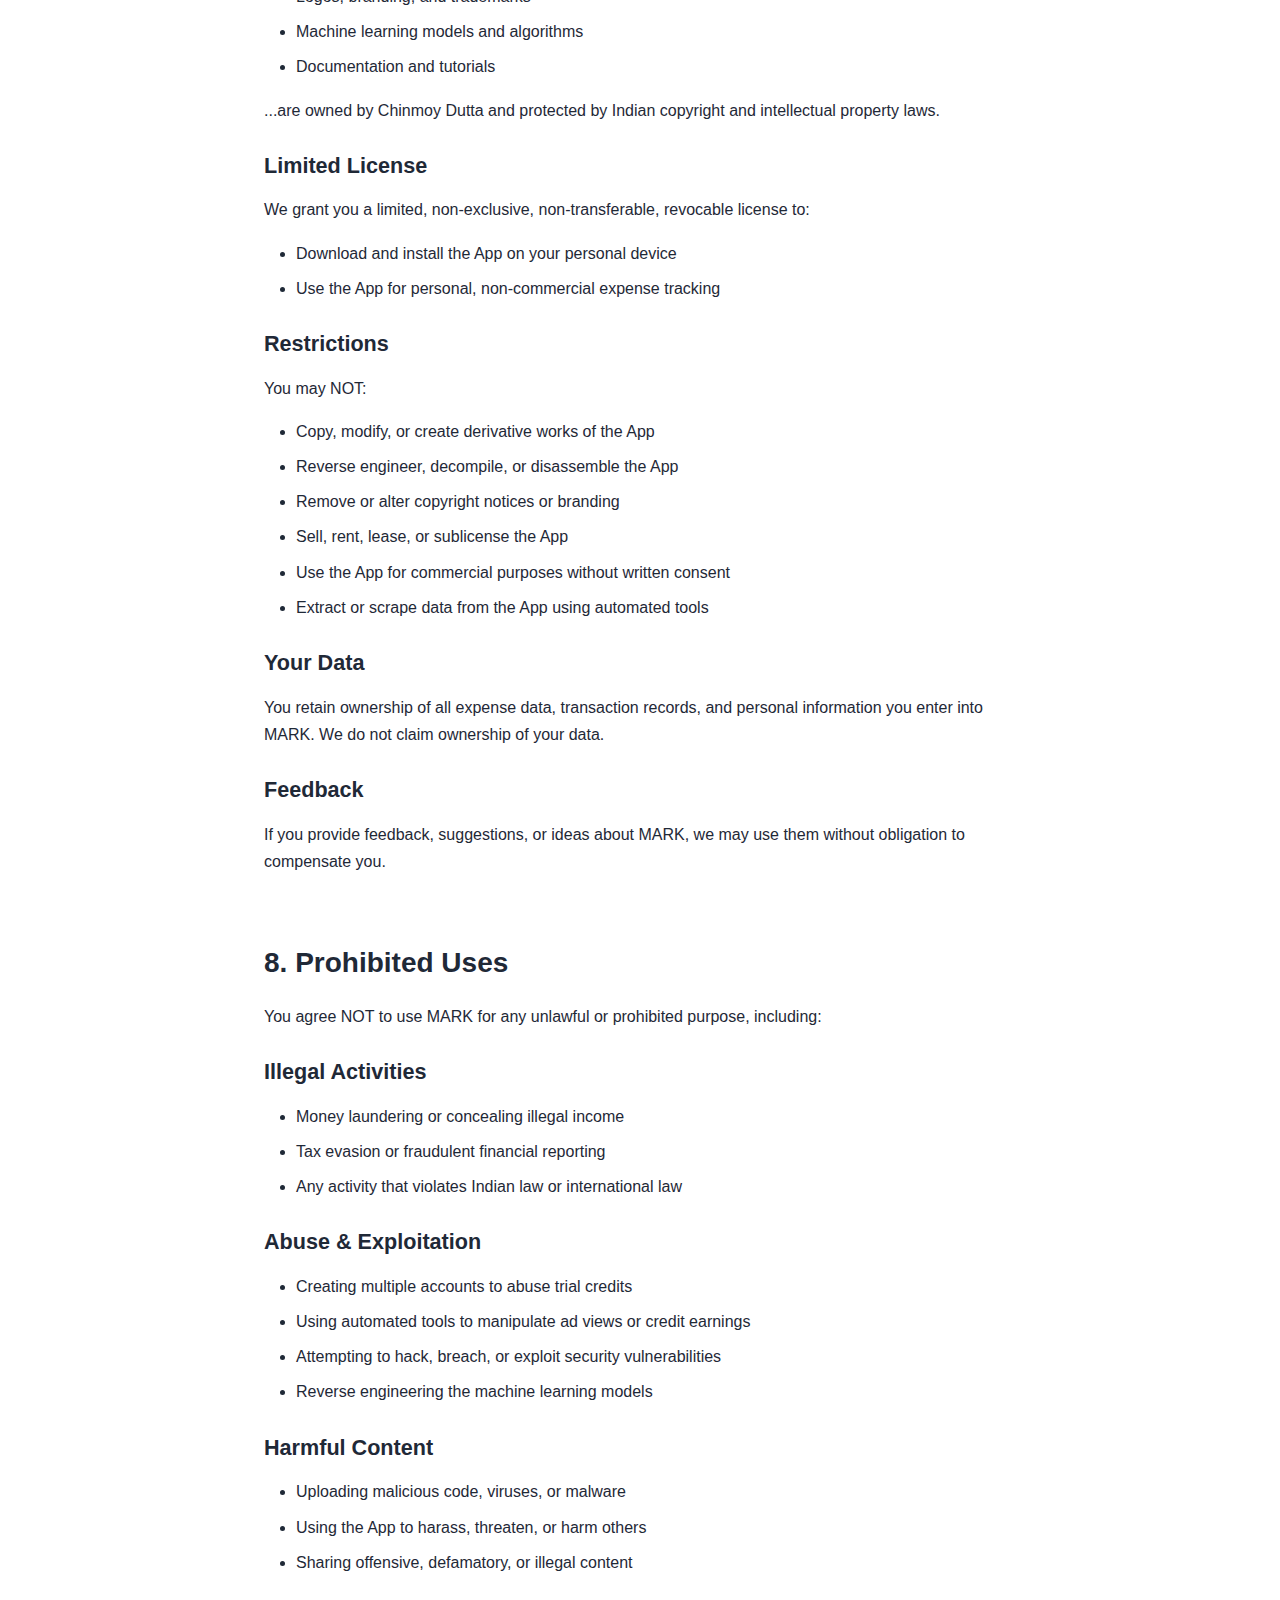
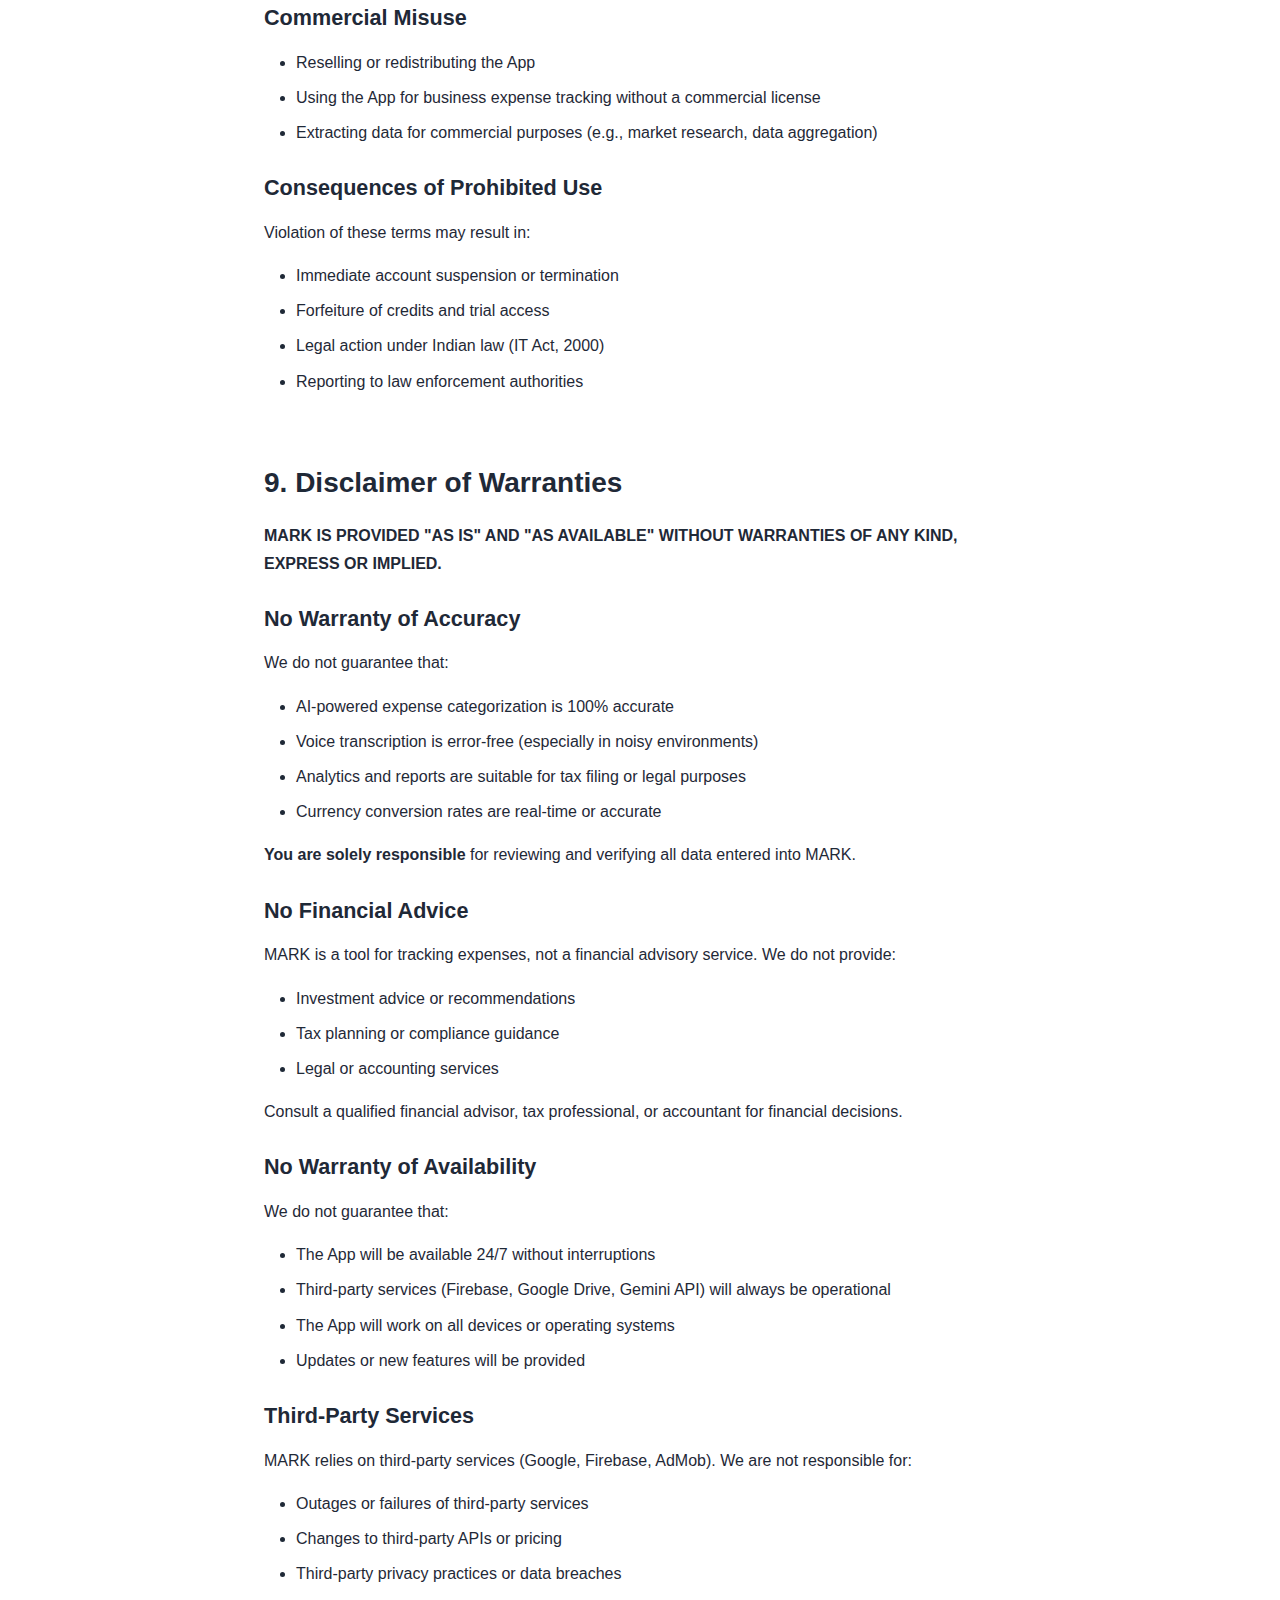
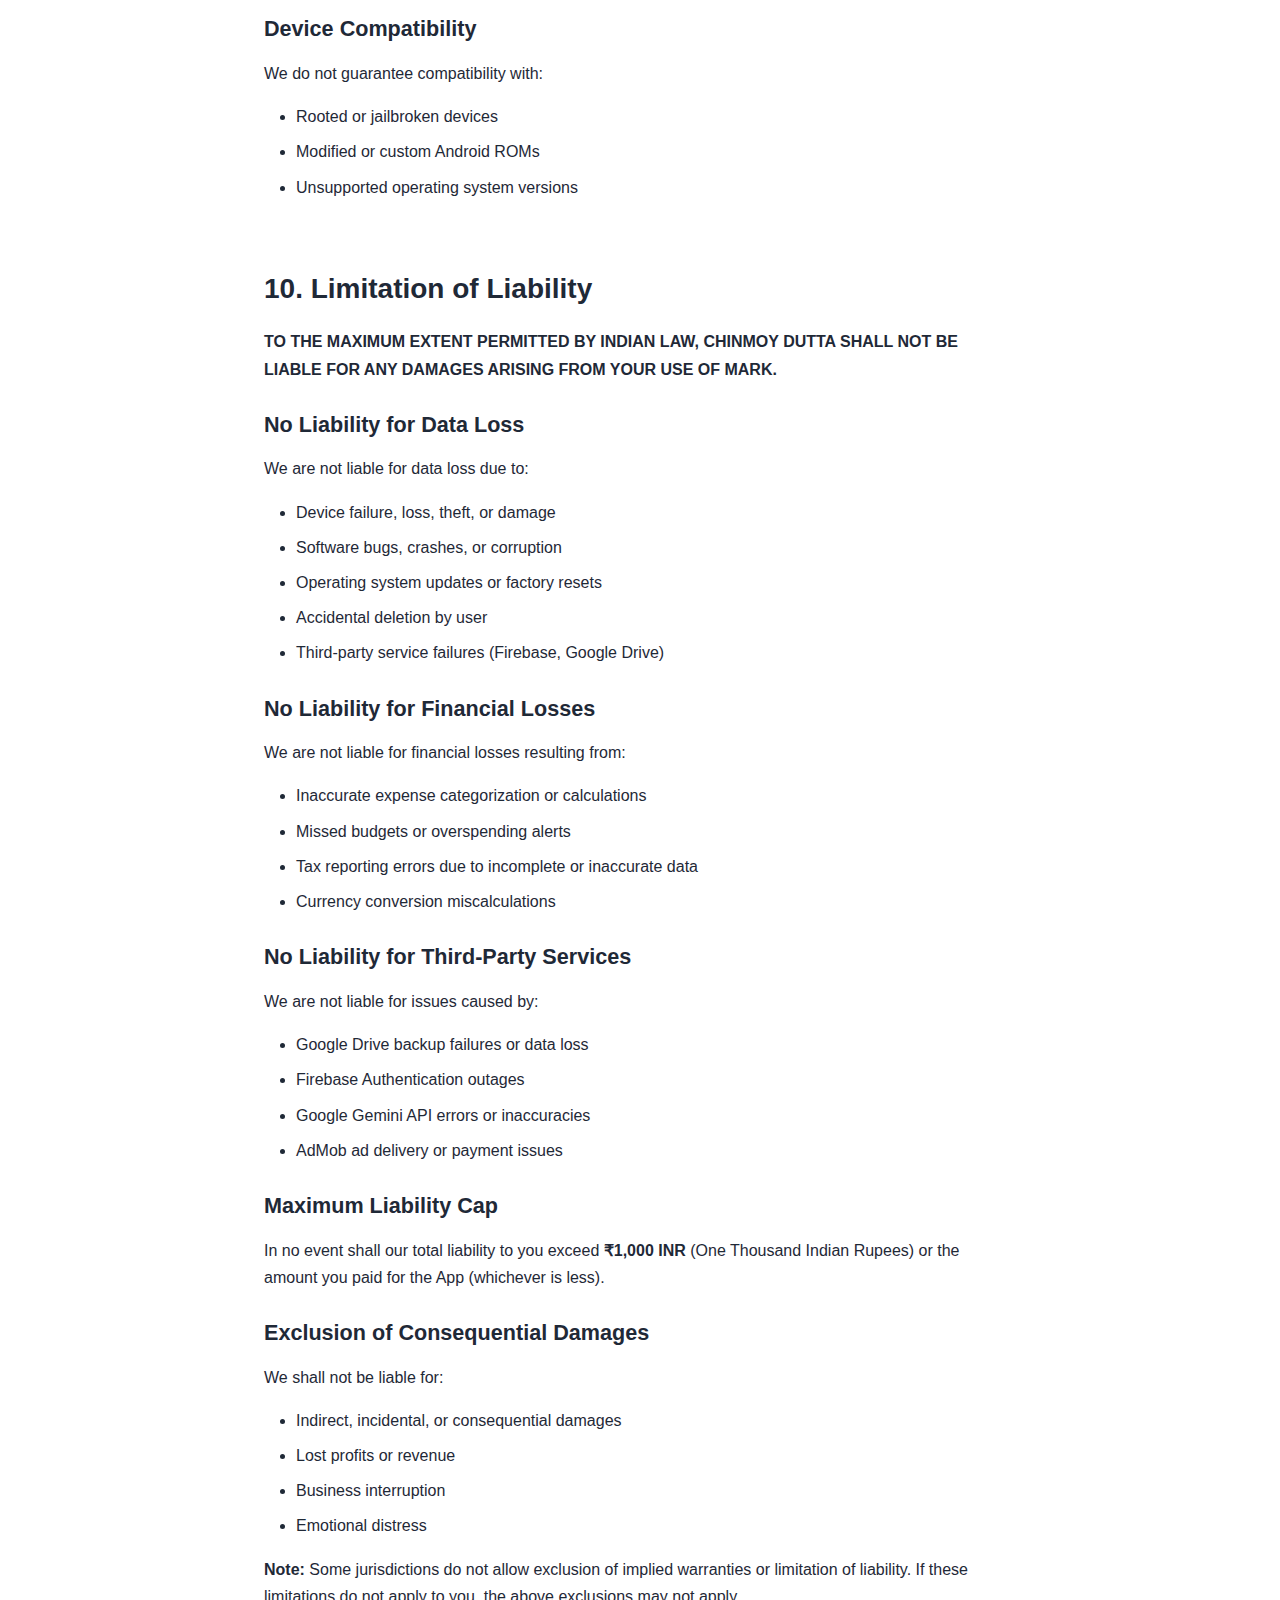
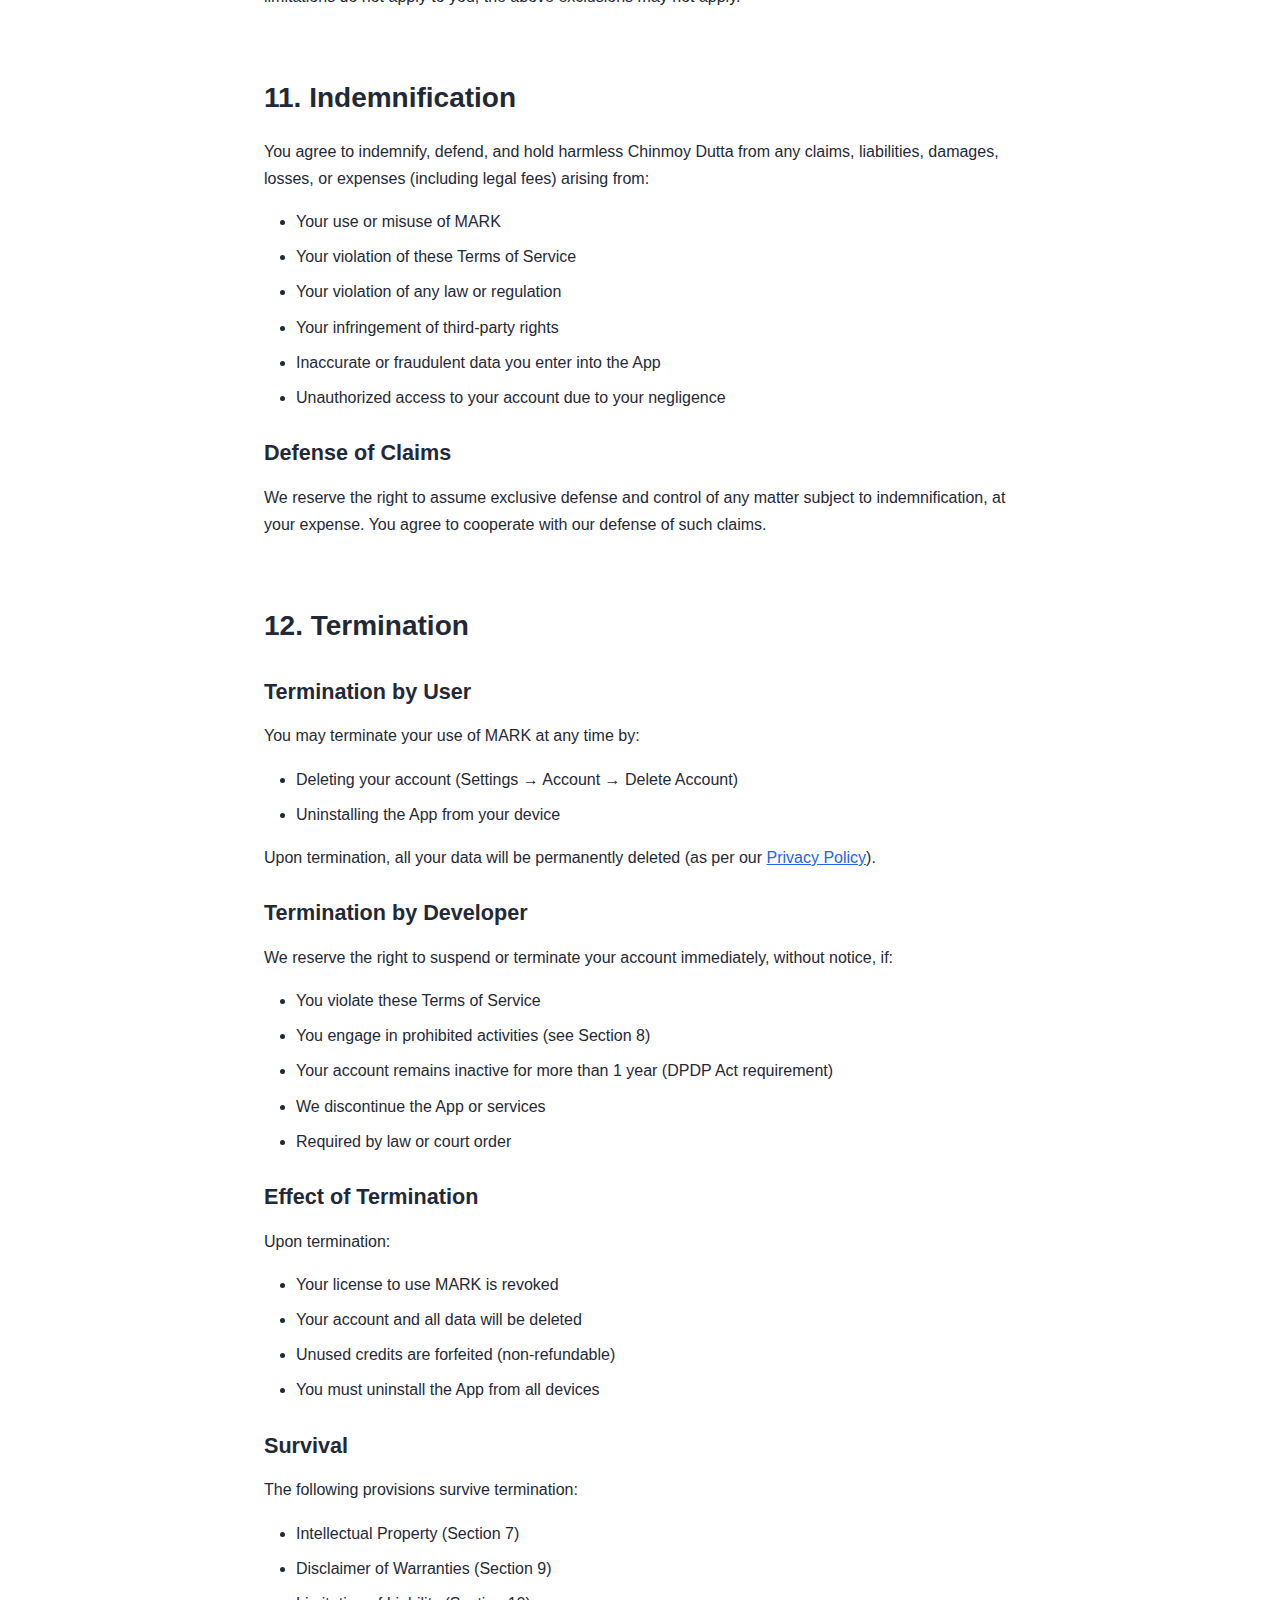
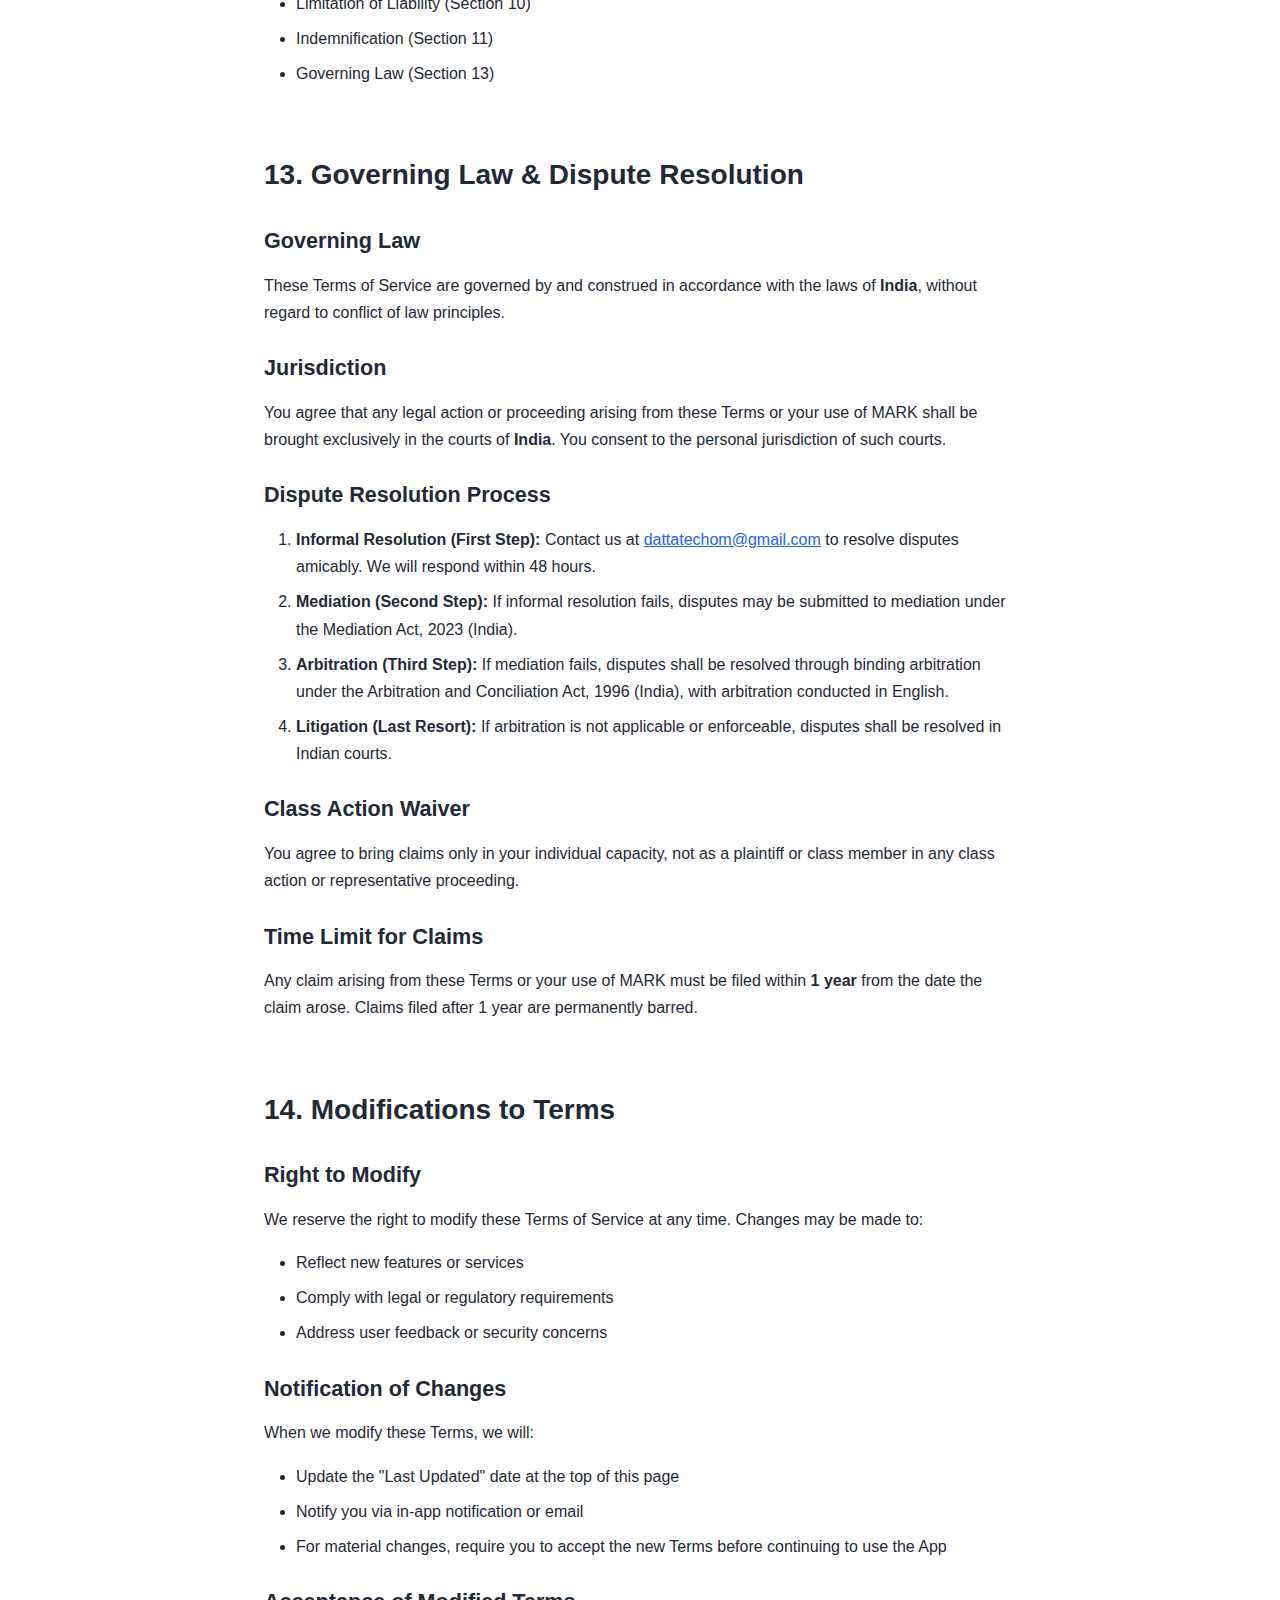
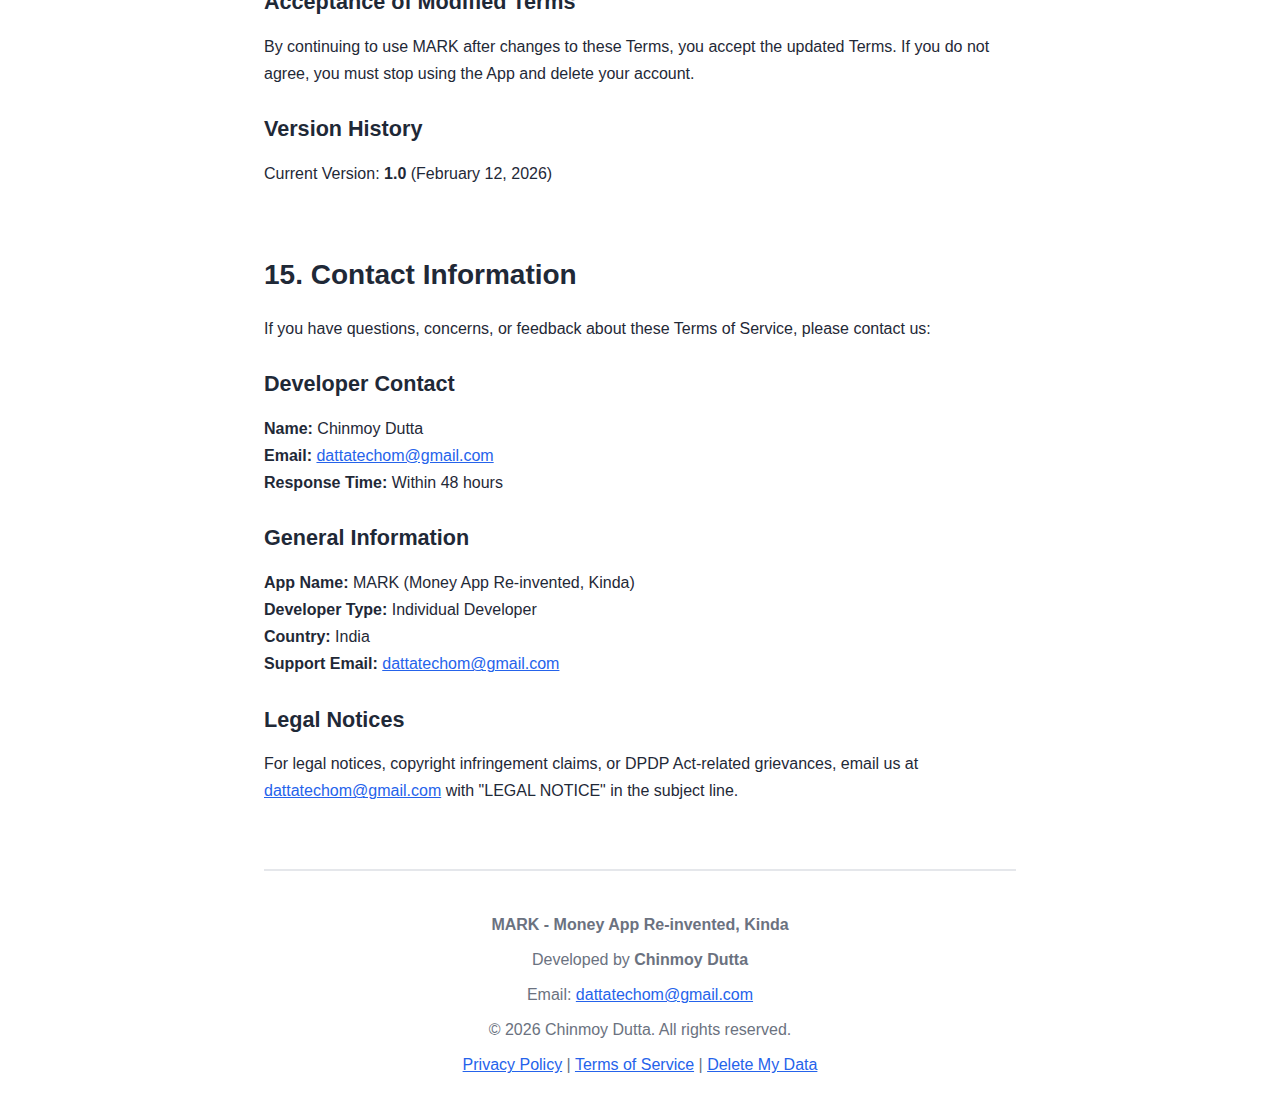
<file: terms.html>
<!DOCTYPE html>
<html lang="en">
<head>
    <meta charset="UTF-8">
    <meta name="viewport" content="width=device-width, initial-scale=1.0">
    <meta name="description" content="Terms of Service for MARK - Voice-Enabled Expense Tracker">
    <meta name="keywords" content="MARK, terms of service, expense tracker, user agreement">
    <meta name="author" content="Chinmoy Dutta">
    <title>Terms of Service - MARK (Money App Re-invented, Kinda)</title>
    <link rel="stylesheet" href="style.css">
</head>
<body>
    <nav class="top-nav">
        <a href="index.html">Privacy Policy</a> | 
        <a href="terms.html">Terms of Service</a> |
        <a href="delete-data.html">Delete My Data</a>
    </nav>
    
    <main>
        <header>
            <h1>Terms of Service</h1>
            <p class="app-name"><strong>MARK</strong> (Money App Re-invented, Kinda)</p>
            <p class="effective-date"><strong>Effective Date:</strong> February 12, 2026</p>
            <p class="last-updated"><strong>Last Updated:</strong> February 12, 2026</p>
        </header>
        
        <nav class="toc">
            <h2>Table of Contents</h2>
            <ol>
                <li><a href="#acceptance">Acceptance of Terms</a></li>
                <li><a href="#eligibility">Eligibility</a></li>
                <li><a href="#service-description">Service Description</a></li>
                <li><a href="#user-accounts">User Accounts</a></li>
                <li><a href="#user-responsibilities">User Responsibilities</a></li>
                <li><a href="#premium-features">Premium Features & Credits System</a></li>
                <li><a href="#intellectual-property">Intellectual Property</a></li>
                <li><a href="#prohibited-uses">Prohibited Uses</a></li>
                <li><a href="#disclaimers">Disclaimer of Warranties</a></li>
                <li><a href="#limitation">Limitation of Liability</a></li>
                <li><a href="#indemnification">Indemnification</a></li>
                <li><a href="#termination">Termination</a></li>
                <li><a href="#governing-law">Governing Law & Dispute Resolution</a></li>
                <li><a href="#modifications">Modifications to Terms</a></li>
                <li><a href="#contact-terms">Contact Information</a></li>
            </ol>
        </nav>

        <section id="acceptance">
            <h2>1. Acceptance of Terms</h2>
            <p>Welcome to <strong>MARK</strong> (Money App Re-invented, Kinda). By downloading, installing, or using the MARK mobile application ("App"), you agree to be bound by these Terms of Service ("Terms"). If you do not agree to these Terms, do not use the App.</p>
            
            <p><strong>Developer:</strong> Chinmoy Dutta (Individual Developer)<br>
            <strong>Contact Email:</strong> <a href="mailto:dattatechom@gmail.com">dattatechom@gmail.com</a><br>
            <strong>Jurisdiction:</strong> India</p>

            <p>These Terms constitute a legally binding agreement between you ("User" or "you") and Chinmoy Dutta ("Developer", "we", "us", or "our").</p>

            <h3>Agreement to Privacy Policy</h3>
            <p>By accepting these Terms, you also agree to our <a href="index.html">Privacy Policy</a>, which describes how we collect, use, and protect your personal data.</p>
        </section>

        <section id="eligibility">
            <h2>2. Eligibility</h2>
            
            <h3>Age Requirement</h3>
            <p>You must be <strong>18 years of age or older</strong> to use MARK. By using the App, you represent and warrant that:</p>
            <ul>
                <li>You are at least 18 years old</li>
                <li>You have the legal capacity to enter into this agreement</li>
                <li>You are not prohibited from using the App under Indian law or any other applicable law</li>
            </ul>

            <h3>Parental Consent</h3>
            <p>If you are under 18 years of age, you may not use this App under any circumstances. We do not knowingly collect information from individuals under 18.</p>

            <h3>Geographic Restrictions</h3>
            <p>MARK is intended primarily for users in India but is available globally. Users outside India must comply with their local laws regarding financial data management and app usage.</p>
        </section>

        <section id="service-description">
            <h2>3. Service Description</h2>
            
            <p>MARK is a voice-enabled expense tracking application that provides the following services:</p>

            <h3>Core Features</h3>
            <ul>
                <li><strong>Expense Tracking:</strong> Record, organize, and analyze personal expenses and income</li>
                <li><strong>Voice Input:</strong> Use voice commands to log expenses (offline or online mode)</li>
                <li><strong>AI-Powered Categorization:</strong> Automatic expense categorization using machine learning</li>
                <li><strong>Analytics & Insights:</strong> Monthly spending reports, budgets, and financial analytics</li>
                <li><strong>Local-First Storage:</strong> Data stored primarily on your device</li>
                <li><strong>Optional Cloud Backup:</strong> Backup to your personal Google Drive</li>
                <li><strong>Multi-Currency Support:</strong> Track expenses in 50+ currencies</li>
                <li><strong>Debt Tracking:</strong> Track borrowed and lent amounts</li>
                <li><strong>Recurring Transactions:</strong> Manage subscriptions and recurring expenses</li>
            </ul>

            <h3>Premium Features</h3>
            <p>Certain features require credits, which can be earned through:</p>
            <ul>
                <li>Free trial period (7 days, 100 credits)</li>
                <li>Watching rewarded video ads (10 credits per ad)</li>
                <li>In-app purchases (future implementation)</li>
            </ul>

            <h3>Service Availability</h3>
            <p>We strive to provide uninterrupted service, but we do not guarantee that the App will be:</p>
            <ul>
                <li>Available at all times or in all locations</li>
                <li>Error-free or free of viruses or bugs</li>
                <li>Compatible with all devices or operating systems</li>
            </ul>
            <p>We reserve the right to modify, suspend, or discontinue any aspect of the App at any time.</p>
        </section>

        <section id="user-accounts">
            <h2>4. User Accounts</h2>
            
            <h3>Account Creation</h3>
            <p>To use MARK, you must create an account using Google Sign-In. By creating an account, you agree to:</p>
            <ul>
                <li>Provide accurate and complete information</li>
                <li>Maintain the security of your Google account credentials</li>
                <li>Update your information to keep it accurate</li>
                <li>Notify us immediately of any unauthorized access to your account</li>
            </ul>

            <h3>Account Security</h3>
            <p>You are responsible for:</p>
            <ul>
                <li>All activities that occur under your account</li>
                <li>Maintaining the confidentiality of your Google account password</li>
                <li>Securing your device (screen lock, biometric authentication, etc.)</li>
            </ul>
            <p><strong>We are not liable</strong> for any loss or damage arising from your failure to secure your account.</p>

            <h3>One Account Per User</h3>
            <p>You may only create one account. Creating multiple accounts to circumvent trial limitations or abuse premium features is prohibited.</p>

            <h3>Account Deletion</h3>
            <p>You may delete your account at any time through Settings → Account → Delete Account. This action is irreversible and will permanently delete all your data.</p>
        </section>

        <section id="user-responsibilities">
            <h2>5. User Responsibilities</h2>
            
            <h3>Accurate Data Entry</h3>
            <p>You are solely responsible for:</p>
            <ul>
                <li>The accuracy of expense and income data you enter</li>
                <li>Reviewing and correcting AI-categorized transactions</li>
                <li>Backing up your data regularly (using CSV export or Google Drive backup)</li>
                <li>Complying with tax laws and financial regulations in your jurisdiction</li>
            </ul>

            <h3>Data Backup</h3>
            <p>While MARK stores data locally on your device and optionally in your Google Drive, <strong>you are responsible for maintaining your own backups</strong>. We are not liable for data loss due to:</p>
            <ul>
                <li>Device failure, loss, or theft</li>
                <li>Accidental deletion</li>
                <li>Software bugs or crashes</li>
                <li>Operating system updates or factory resets</li>
            </ul>
            <p><strong>Recommendation:</strong> Regularly export your data as CSV (Settings → Export Data) and store it securely.</p>

            <h3>Legal Compliance</h3>
            <p>You agree to use MARK in compliance with:</p>
            <ul>
                <li>All applicable Indian laws and regulations</li>
                <li>Tax reporting requirements (Income Tax Act, 1961)</li>
                <li>Anti-money laundering regulations (if applicable)</li>
                <li>Export control laws (if using internationally)</li>
            </ul>

            <h3>Appropriate Use</h3>
            <p>You agree to use MARK solely for personal expense tracking purposes. Commercial use, resale, or redistribution is prohibited without written consent.</p>
        </section>

        <section id="premium-features">
            <h2>6. Premium Features & Credits System</h2>
            
            <h3>Credits System</h3>
            <p>MARK uses a credits system to unlock premium features:</p>
            <ul>
                <li><strong>Free Trial:</strong> New users receive 100 credits (7 days of unlimited use)</li>
                <li><strong>Rewarded Ads:</strong> Watch video ads to earn 10 credits per ad</li>
                <li><strong>Premium Subscription (Future):</strong> Purchase credits or unlimited access</li>
            </ul>

            <h3>Credit Deduction</h3>
            <p>Credits are deducted when you use premium features such as:</p>
            <ul>
                <li>Online voice transcription (Gemini API) - 1 credit per transaction</li>
                <li>Advanced analytics and reports</li>
                <li>Unlimited transaction history</li>
            </ul>
            <p>Free features (offline voice, manual entry, basic analytics) do not require credits.</p>

            <h3>Rewarded Video Ads</h3>
            <p>By watching rewarded video ads:</p>
            <ul>
                <li>You consent to Google AdMob's data collection practices (see <a href="index.html">Privacy Policy</a>)</li>
                <li>Credits are awarded upon successful ad completion</li>
                <li>We do not guarantee ad availability at all times</li>
                <li>Attempting to manipulate or abuse the ad system may result in account suspension</li>
            </ul>

            <h3>No Refunds</h3>
            <p>Credits earned through ads are non-refundable. Future in-app purchases may have specific refund policies as per app store guidelines (Google Play, Apple App Store).</p>

            <h3>Trial Period</h3>
            <p>The 7-day trial period begins upon first app launch. Trial credits expire after 7 days. No credit card is required for the trial.</p>
        </section>

        <section id="intellectual-property">
            <h2>7. Intellectual Property</h2>
            
            <h3>Ownership</h3>
            <p>MARK and all its components, including but not limited to:</p>
            <ul>
                <li>Source code and software architecture</li>
                <li>User interface design and graphics</li>
                <li>Logos, branding, and trademarks</li>
                <li>Machine learning models and algorithms</li>
                <li>Documentation and tutorials</li>
            </ul>
            <p>...are owned by Chinmoy Dutta and protected by Indian copyright and intellectual property laws.</p>

            <h3>Limited License</h3>
            <p>We grant you a limited, non-exclusive, non-transferable, revocable license to:</p>
            <ul>
                <li>Download and install the App on your personal device</li>
                <li>Use the App for personal, non-commercial expense tracking</li>
            </ul>

            <h3>Restrictions</h3>
            <p>You may NOT:</p>
            <ul>
                <li>Copy, modify, or create derivative works of the App</li>
                <li>Reverse engineer, decompile, or disassemble the App</li>
                <li>Remove or alter copyright notices or branding</li>
                <li>Sell, rent, lease, or sublicense the App</li>
                <li>Use the App for commercial purposes without written consent</li>
                <li>Extract or scrape data from the App using automated tools</li>
            </ul>

            <h3>Your Data</h3>
            <p>You retain ownership of all expense data, transaction records, and personal information you enter into MARK. We do not claim ownership of your data.</p>

            <h3>Feedback</h3>
            <p>If you provide feedback, suggestions, or ideas about MARK, we may use them without obligation to compensate you.</p>
        </section>

        <section id="prohibited-uses">
            <h2>8. Prohibited Uses</h2>
            
            <p>You agree NOT to use MARK for any unlawful or prohibited purpose, including:</p>

            <h3>Illegal Activities</h3>
            <ul>
                <li>Money laundering or concealing illegal income</li>
                <li>Tax evasion or fraudulent financial reporting</li>
                <li>Any activity that violates Indian law or international law</li>
            </ul>

            <h3>Abuse & Exploitation</h3>
            <ul>
                <li>Creating multiple accounts to abuse trial credits</li>
                <li>Using automated tools to manipulate ad views or credit earnings</li>
                <li>Attempting to hack, breach, or exploit security vulnerabilities</li>
                <li>Reverse engineering the machine learning models</li>
            </ul>

            <h3>Harmful Content</h3>
            <ul>
                <li>Uploading malicious code, viruses, or malware</li>
                <li>Using the App to harass, threaten, or harm others</li>
                <li>Sharing offensive, defamatory, or illegal content</li>
            </ul>

            <h3>Commercial Misuse</h3>
            <ul>
                <li>Reselling or redistributing the App</li>
                <li>Using the App for business expense tracking without a commercial license</li>
                <li>Extracting data for commercial purposes (e.g., market research, data aggregation)</li>
            </ul>

            <h3>Consequences of Prohibited Use</h3>
            <p>Violation of these terms may result in:</p>
            <ul>
                <li>Immediate account suspension or termination</li>
                <li>Forfeiture of credits and trial access</li>
                <li>Legal action under Indian law (IT Act, 2000)</li>
                <li>Reporting to law enforcement authorities</li>
            </ul>
        </section>

        <section id="disclaimers">
            <h2>9. Disclaimer of Warranties</h2>
            
            <p><strong>MARK IS PROVIDED "AS IS" AND "AS AVAILABLE" WITHOUT WARRANTIES OF ANY KIND, EXPRESS OR IMPLIED.</strong></p>

            <h3>No Warranty of Accuracy</h3>
            <p>We do not guarantee that:</p>
            <ul>
                <li>AI-powered expense categorization is 100% accurate</li>
                <li>Voice transcription is error-free (especially in noisy environments)</li>
                <li>Analytics and reports are suitable for tax filing or legal purposes</li>
                <li>Currency conversion rates are real-time or accurate</li>
            </ul>
            <p><strong>You are solely responsible</strong> for reviewing and verifying all data entered into MARK.</p>

            <h3>No Financial Advice</h3>
            <p>MARK is a tool for tracking expenses, not a financial advisory service. We do not provide:</p>
            <ul>
                <li>Investment advice or recommendations</li>
                <li>Tax planning or compliance guidance</li>
                <li>Legal or accounting services</li>
            </ul>
            <p>Consult a qualified financial advisor, tax professional, or accountant for financial decisions.</p>

            <h3>No Warranty of Availability</h3>
            <p>We do not guarantee that:</p>
            <ul>
                <li>The App will be available 24/7 without interruptions</li>
                <li>Third-party services (Firebase, Google Drive, Gemini API) will always be operational</li>
                <li>The App will work on all devices or operating systems</li>
                <li>Updates or new features will be provided</li>
            </ul>

            <h3>Third-Party Services</h3>
            <p>MARK relies on third-party services (Google, Firebase, AdMob). We are not responsible for:</p>
            <ul>
                <li>Outages or failures of third-party services</li>
                <li>Changes to third-party APIs or pricing</li>
                <li>Third-party privacy practices or data breaches</li>
            </ul>

            <h3>Device Compatibility</h3>
            <p>We do not guarantee compatibility with:</p>
            <ul>
                <li>Rooted or jailbroken devices</li>
                <li>Modified or custom Android ROMs</li>
                <li>Unsupported operating system versions</li>
            </ul>
        </section>

        <section id="limitation">
            <h2>10. Limitation of Liability</h2>
            
            <p><strong>TO THE MAXIMUM EXTENT PERMITTED BY INDIAN LAW, CHINMOY DUTTA SHALL NOT BE LIABLE FOR ANY DAMAGES ARISING FROM YOUR USE OF MARK.</strong></p>

            <h3>No Liability for Data Loss</h3>
            <p>We are not liable for data loss due to:</p>
            <ul>
                <li>Device failure, loss, theft, or damage</li>
                <li>Software bugs, crashes, or corruption</li>
                <li>Operating system updates or factory resets</li>
                <li>Accidental deletion by user</li>
                <li>Third-party service failures (Firebase, Google Drive)</li>
            </ul>

            <h3>No Liability for Financial Losses</h3>
            <p>We are not liable for financial losses resulting from:</p>
            <ul>
                <li>Inaccurate expense categorization or calculations</li>
                <li>Missed budgets or overspending alerts</li>
                <li>Tax reporting errors due to incomplete or inaccurate data</li>
                <li>Currency conversion miscalculations</li>
            </ul>

            <h3>No Liability for Third-Party Services</h3>
            <p>We are not liable for issues caused by:</p>
            <ul>
                <li>Google Drive backup failures or data loss</li>
                <li>Firebase Authentication outages</li>
                <li>Google Gemini API errors or inaccuracies</li>
                <li>AdMob ad delivery or payment issues</li>
            </ul>

            <h3>Maximum Liability Cap</h3>
            <p>In no event shall our total liability to you exceed <strong>₹1,000 INR</strong> (One Thousand Indian Rupees) or the amount you paid for the App (whichever is less).</p>

            <h3>Exclusion of Consequential Damages</h3>
            <p>We shall not be liable for:</p>
            <ul>
                <li>Indirect, incidental, or consequential damages</li>
                <li>Lost profits or revenue</li>
                <li>Business interruption</li>
                <li>Emotional distress</li>
            </ul>

            <p><strong>Note:</strong> Some jurisdictions do not allow exclusion of implied warranties or limitation of liability. If these limitations do not apply to you, the above exclusions may not apply.</p>
        </section>

        <section id="indemnification">
            <h2>11. Indemnification</h2>
            
            <p>You agree to indemnify, defend, and hold harmless Chinmoy Dutta from any claims, liabilities, damages, losses, or expenses (including legal fees) arising from:</p>
            <ul>
                <li>Your use or misuse of MARK</li>
                <li>Your violation of these Terms of Service</li>
                <li>Your violation of any law or regulation</li>
                <li>Your infringement of third-party rights</li>
                <li>Inaccurate or fraudulent data you enter into the App</li>
                <li>Unauthorized access to your account due to your negligence</li>
            </ul>

            <h3>Defense of Claims</h3>
            <p>We reserve the right to assume exclusive defense and control of any matter subject to indemnification, at your expense. You agree to cooperate with our defense of such claims.</p>
        </section>

        <section id="termination">
            <h2>12. Termination</h2>
            
            <h3>Termination by User</h3>
            <p>You may terminate your use of MARK at any time by:</p>
            <ul>
                <li>Deleting your account (Settings → Account → Delete Account)</li>
                <li>Uninstalling the App from your device</li>
            </ul>
            <p>Upon termination, all your data will be permanently deleted (as per our <a href="index.html">Privacy Policy</a>).</p>

            <h3>Termination by Developer</h3>
            <p>We reserve the right to suspend or terminate your account immediately, without notice, if:</p>
            <ul>
                <li>You violate these Terms of Service</li>
                <li>You engage in prohibited activities (see Section 8)</li>
                <li>Your account remains inactive for more than 1 year (DPDP Act requirement)</li>
                <li>We discontinue the App or services</li>
                <li>Required by law or court order</li>
            </ul>

            <h3>Effect of Termination</h3>
            <p>Upon termination:</p>
            <ul>
                <li>Your license to use MARK is revoked</li>
                <li>Your account and all data will be deleted</li>
                <li>Unused credits are forfeited (non-refundable)</li>
                <li>You must uninstall the App from all devices</li>
            </ul>

            <h3>Survival</h3>
            <p>The following provisions survive termination:</p>
            <ul>
                <li>Intellectual Property (Section 7)</li>
                <li>Disclaimer of Warranties (Section 9)</li>
                <li>Limitation of Liability (Section 10)</li>
                <li>Indemnification (Section 11)</li>
                <li>Governing Law (Section 13)</li>
            </ul>
        </section>

        <section id="governing-law">
            <h2>13. Governing Law & Dispute Resolution</h2>
            
            <h3>Governing Law</h3>
            <p>These Terms of Service are governed by and construed in accordance with the laws of <strong>India</strong>, without regard to conflict of law principles.</p>

            <h3>Jurisdiction</h3>
            <p>You agree that any legal action or proceeding arising from these Terms or your use of MARK shall be brought exclusively in the courts of <strong>India</strong>. You consent to the personal jurisdiction of such courts.</p>

            <h3>Dispute Resolution Process</h3>
            <ol>
                <li><strong>Informal Resolution (First Step):</strong> Contact us at <a href="mailto:dattatechom@gmail.com">dattatechom@gmail.com</a> to resolve disputes amicably. We will respond within 48 hours.</li>
                <li><strong>Mediation (Second Step):</strong> If informal resolution fails, disputes may be submitted to mediation under the Mediation Act, 2023 (India).</li>
                <li><strong>Arbitration (Third Step):</strong> If mediation fails, disputes shall be resolved through binding arbitration under the Arbitration and Conciliation Act, 1996 (India), with arbitration conducted in English.</li>
                <li><strong>Litigation (Last Resort):</strong> If arbitration is not applicable or enforceable, disputes shall be resolved in Indian courts.</li>
            </ol>

            <h3>Class Action Waiver</h3>
            <p>You agree to bring claims only in your individual capacity, not as a plaintiff or class member in any class action or representative proceeding.</p>

            <h3>Time Limit for Claims</h3>
            <p>Any claim arising from these Terms or your use of MARK must be filed within <strong>1 year</strong> from the date the claim arose. Claims filed after 1 year are permanently barred.</p>
        </section>

        <section id="modifications">
            <h2>14. Modifications to Terms</h2>
            
            <h3>Right to Modify</h3>
            <p>We reserve the right to modify these Terms of Service at any time. Changes may be made to:</p>
            <ul>
                <li>Reflect new features or services</li>
                <li>Comply with legal or regulatory requirements</li>
                <li>Address user feedback or security concerns</li>
            </ul>

            <h3>Notification of Changes</h3>
            <p>When we modify these Terms, we will:</p>
            <ul>
                <li>Update the "Last Updated" date at the top of this page</li>
                <li>Notify you via in-app notification or email</li>
                <li>For material changes, require you to accept the new Terms before continuing to use the App</li>
            </ul>

            <h3>Acceptance of Modified Terms</h3>
            <p>By continuing to use MARK after changes to these Terms, you accept the updated Terms. If you do not agree, you must stop using the App and delete your account.</p>

            <h3>Version History</h3>
            <p>Current Version: <strong>1.0</strong> (February 12, 2026)</p>
        </section>

        <section id="contact-terms">
            <h2>15. Contact Information</h2>
            
            <p>If you have questions, concerns, or feedback about these Terms of Service, please contact us:</p>

            <h3>Developer Contact</h3>
            <p><strong>Name:</strong> Chinmoy Dutta<br>
            <strong>Email:</strong> <a href="mailto:dattatechom@gmail.com">dattatechom@gmail.com</a><br>
            <strong>Response Time:</strong> Within 48 hours</p>

            <h3>General Information</h3>
            <p><strong>App Name:</strong> MARK (Money App Re-invented, Kinda)<br>
            <strong>Developer Type:</strong> Individual Developer<br>
            <strong>Country:</strong> India<br>
            <strong>Support Email:</strong> <a href="mailto:dattatechom@gmail.com">dattatechom@gmail.com</a></p>

            <h3>Legal Notices</h3>
            <p>For legal notices, copyright infringement claims, or DPDP Act-related grievances, email us at <a href="mailto:dattatechom@gmail.com">dattatechom@gmail.com</a> with "LEGAL NOTICE" in the subject line.</p>
        </section>

        <footer>
            <p><strong>MARK - Money App Re-invented, Kinda</strong></p>
            <p>Developed by <strong>Chinmoy Dutta</strong></p>
            <p>Email: <a href="mailto:dattatechom@gmail.com">dattatechom@gmail.com</a></p>
            <p>&copy; 2026 Chinmoy Dutta. All rights reserved.</p>
            <p><a href="index.html">Privacy Policy</a> | <a href="terms.html">Terms of Service</a> | <a href="delete-data.html">Delete My Data</a></p>
        </footer>
    </main>
</body>
</html>
</file>
<file: style.css>
/* MARK - Privacy Policy & Terms of Service Styling */
/* Professional, mobile-friendly, print-optimized design */

/* ============================================
   VARIABLES & RESET
   ============================================ */
:root {
  --primary-color: #2563eb;
  --text-color: #1f2937;
  --text-light: #6b7280;
  --bg-color: #ffffff;
  --bg-secondary: #f9fafb;
  --border-color: #e5e7eb;
  --link-color: #2563eb;
  --link-hover: #1d4ed8;
  --max-width: 800px;
  --spacing: 1rem;
}

* {
  margin: 0;
  padding: 0;
  box-sizing: border-box;
}

/* ============================================
   BASE STYLES
   ============================================ */
html {
  scroll-behavior: smooth;
  font-size: 16px;
}

body {
  font-family: -apple-system, BlinkMacSystemFont, 'Segoe UI', 'Roboto', 
               'Helvetica Neue', Arial, sans-serif;
  line-height: 1.7;
  color: var(--text-color);
  background-color: var(--bg-color);
  padding: 0;
  margin: 0;
}

/* ============================================
   NAVIGATION
   ============================================ */
nav.top-nav {
  background-color: var(--bg-secondary);
  border-bottom: 1px solid var(--border-color);
  padding: 1rem 2rem;
  text-align: center;
  position: sticky;
  top: 0;
  z-index: 100;
  box-shadow: 0 1px 3px rgba(0, 0, 0, 0.1);
}

nav.top-nav a {
  color: var(--link-color);
  text-decoration: none;
  font-weight: 500;
  margin: 0 1rem;
  transition: color 0.2s;
}

nav.top-nav a:hover {
  color: var(--link-hover);
  text-decoration: underline;
}

/* ============================================
   MAIN CONTAINER
   ============================================ */
main {
  max-width: var(--max-width);
  margin: 0 auto;
  padding: 2rem 1.5rem;
}

/* ============================================
   HEADER
   ============================================ */
header {
  text-align: center;
  margin-bottom: 3rem;
  padding-bottom: 2rem;
  border-bottom: 2px solid var(--border-color);
}

header h1 {
  font-size: 2.5rem;
  font-weight: 700;
  color: var(--text-color);
  margin-bottom: 0.5rem;
}

header .app-name {
  font-size: 1.25rem;
  color: var(--text-light);
  margin-bottom: 1rem;
}

header .effective-date,
header .last-updated {
  font-size: 0.9rem;
  color: var(--text-light);
  margin: 0.25rem 0;
}

/* ============================================
   TABLE OF CONTENTS
   ============================================ */
nav.toc {
  background-color: var(--bg-secondary);
  padding: 1.5rem;
  border-radius: 8px;
  margin-bottom: 3rem;
  border: 1px solid var(--border-color);
}

nav.toc h2 {
  font-size: 1.25rem;
  margin-bottom: 1rem;
  color: var(--text-color);
}

nav.toc ol {
  list-style-position: inside;
  padding-left: 0;
}

nav.toc li {
  margin: 0.5rem 0;
}

nav.toc a {
  color: var(--link-color);
  text-decoration: none;
  transition: color 0.2s;
}

nav.toc a:hover {
  color: var(--link-hover);
  text-decoration: underline;
}

/* ============================================
   SECTIONS
   ============================================ */
section {
  margin-bottom: 3rem;
}

section h2 {
  font-size: 1.75rem;
  font-weight: 700;
  color: var(--text-color);
  margin-bottom: 1rem;
  padding-top: 1rem;
}

section h3 {
  font-size: 1.35rem;
  font-weight: 600;
  color: var(--text-color);
  margin-top: 1.5rem;
  margin-bottom: 0.75rem;
}

section h4 {
  font-size: 1.1rem;
  font-weight: 600;
  color: var(--text-color);
  margin-top: 1rem;
  margin-bottom: 0.5rem;
}

section p {
  margin-bottom: 1rem;
  color: var(--text-color);
}

section ul,
section ol {
  margin-bottom: 1rem;
  padding-left: 2rem;
}

section li {
  margin: 0.5rem 0;
}

section strong {
  font-weight: 600;
  color: var(--text-color);
}

section em {
  font-style: italic;
  color: var(--text-light);
}

/* ============================================
   LINKS
   ============================================ */
a {
  color: var(--link-color);
  text-decoration: underline;
  transition: color 0.2s;
}

a:hover {
  color: var(--link-hover);
}

/* ============================================
   TABLES
   ============================================ */
table {
  width: 100%;
  border-collapse: collapse;
  margin: 1.5rem 0;
  background-color: var(--bg-color);
  border: 1px solid var(--border-color);
  overflow-x: auto;
  display: block;
}

@media (min-width: 768px) {
  table {
    display: table;
  }
}

thead {
  background-color: var(--bg-secondary);
}

th {
  padding: 0.75rem;
  text-align: left;
  font-weight: 600;
  color: var(--text-color);
  border-bottom: 2px solid var(--border-color);
}

td {
  padding: 0.75rem;
  border-bottom: 1px solid var(--border-color);
  color: var(--text-color);
}

tbody tr:hover {
  background-color: var(--bg-secondary);
}

/* ============================================
   BLOCKQUOTES & NOTICES
   ============================================ */
blockquote {
  background-color: #eff6ff;
  border-left: 4px solid var(--primary-color);
  padding: 1rem 1.5rem;
  margin: 1.5rem 0;
  font-style: italic;
  color: var(--text-color);
}

.notice {
  background-color: #fef3c7;
  border-left: 4px solid #f59e0b;
  padding: 1rem 1.5rem;
  margin: 1.5rem 0;
}

.notice strong {
  color: #92400e;
}

/* ============================================
   CODE & PREFORMATTED TEXT
   ============================================ */
code {
  background-color: var(--bg-secondary);
  padding: 0.2rem 0.4rem;
  border-radius: 4px;
  font-family: 'Courier New', monospace;
  font-size: 0.9em;
  color: #dc2626;
}

/* ============================================
   FOOTER
   ============================================ */
footer {
  margin-top: 4rem;
  padding-top: 2rem;
  border-top: 2px solid var(--border-color);
  text-align: center;
  color: var(--text-light);
}

footer p {
  margin: 0.5rem 0;
}

footer a {
  color: var(--link-color);
}

/* ============================================
   RESPONSIVE DESIGN
   ============================================ */
@media (max-width: 768px) {
  html {
    font-size: 14px;
  }

  main {
    padding: 1.5rem 1rem;
  }

  header h1 {
    font-size: 2rem;
  }

  nav.top-nav {
    padding: 0.75rem 1rem;
  }

  nav.top-nav a {
    display: inline-block;
    margin: 0.25rem 0.5rem;
  }

  section h2 {
    font-size: 1.5rem;
  }

  section h3 {
    font-size: 1.2rem;
  }

  nav.toc {
    padding: 1rem;
  }
}

@media (max-width: 480px) {
  html {
    font-size: 13px;
  }

  header h1 {
    font-size: 1.75rem;
  }

  nav.top-nav a {
    display: block;
    margin: 0.5rem 0;
  }
}

/* ============================================
   PRINT STYLES
   ============================================ */
@media print {
  body {
    background-color: white;
    color: black;
  }

  nav.top-nav,
  nav.toc {
    display: none;
  }

  header {
    border-bottom: 2px solid black;
  }

  section {
    page-break-inside: avoid;
  }

  a {
    color: black;
    text-decoration: underline;
  }

  a[href]:after {
    content: " (" attr(href) ")";
    font-size: 0.8em;
  }

  table {
    border: 1px solid black;
  }

  th, td {
    border: 1px solid black;
  }
}

/* ============================================
   ACCESSIBILITY
   ============================================ */
:focus {
  outline: 2px solid var(--primary-color);
  outline-offset: 2px;
}

.sr-only {
  position: absolute;
  width: 1px;
  height: 1px;
  padding: 0;
  margin: -1px;
  overflow: hidden;
  clip: rect(0, 0, 0, 0);
  white-space: nowrap;
  border-width: 0;
}
</file>
